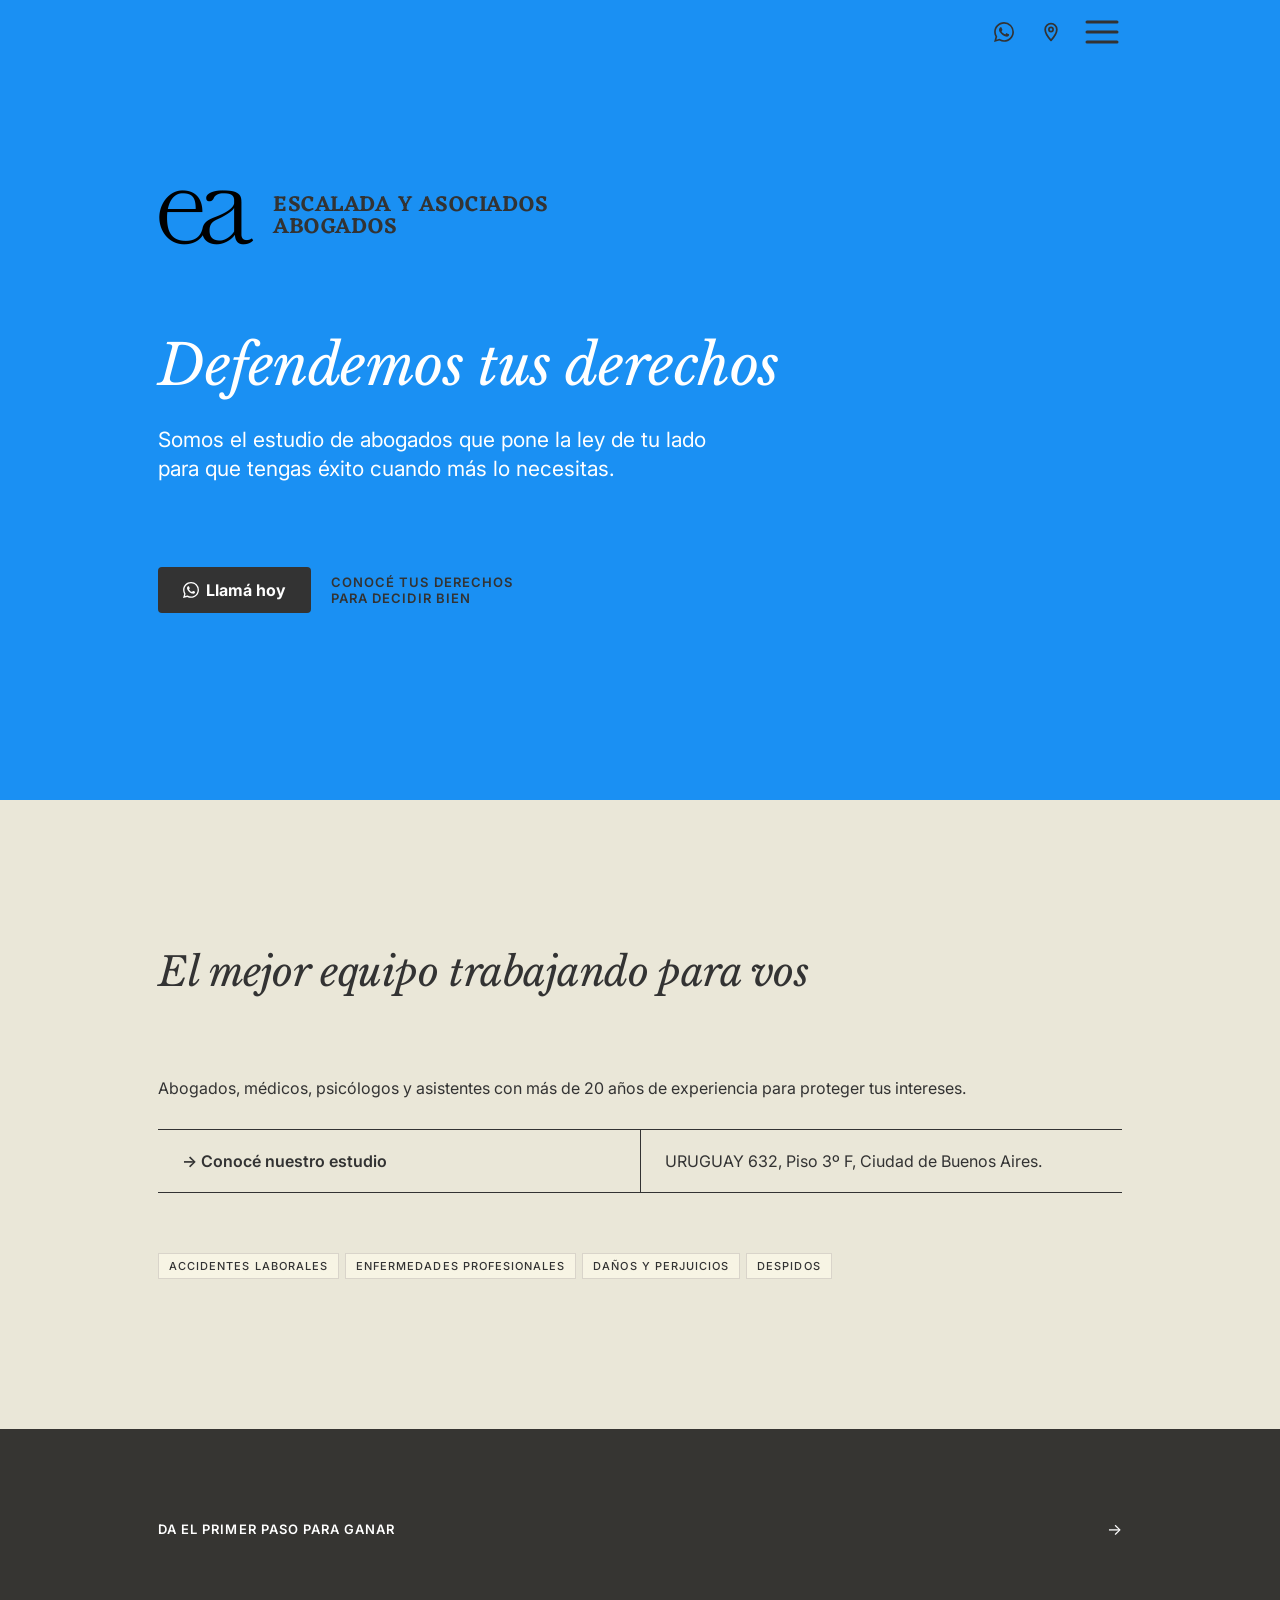
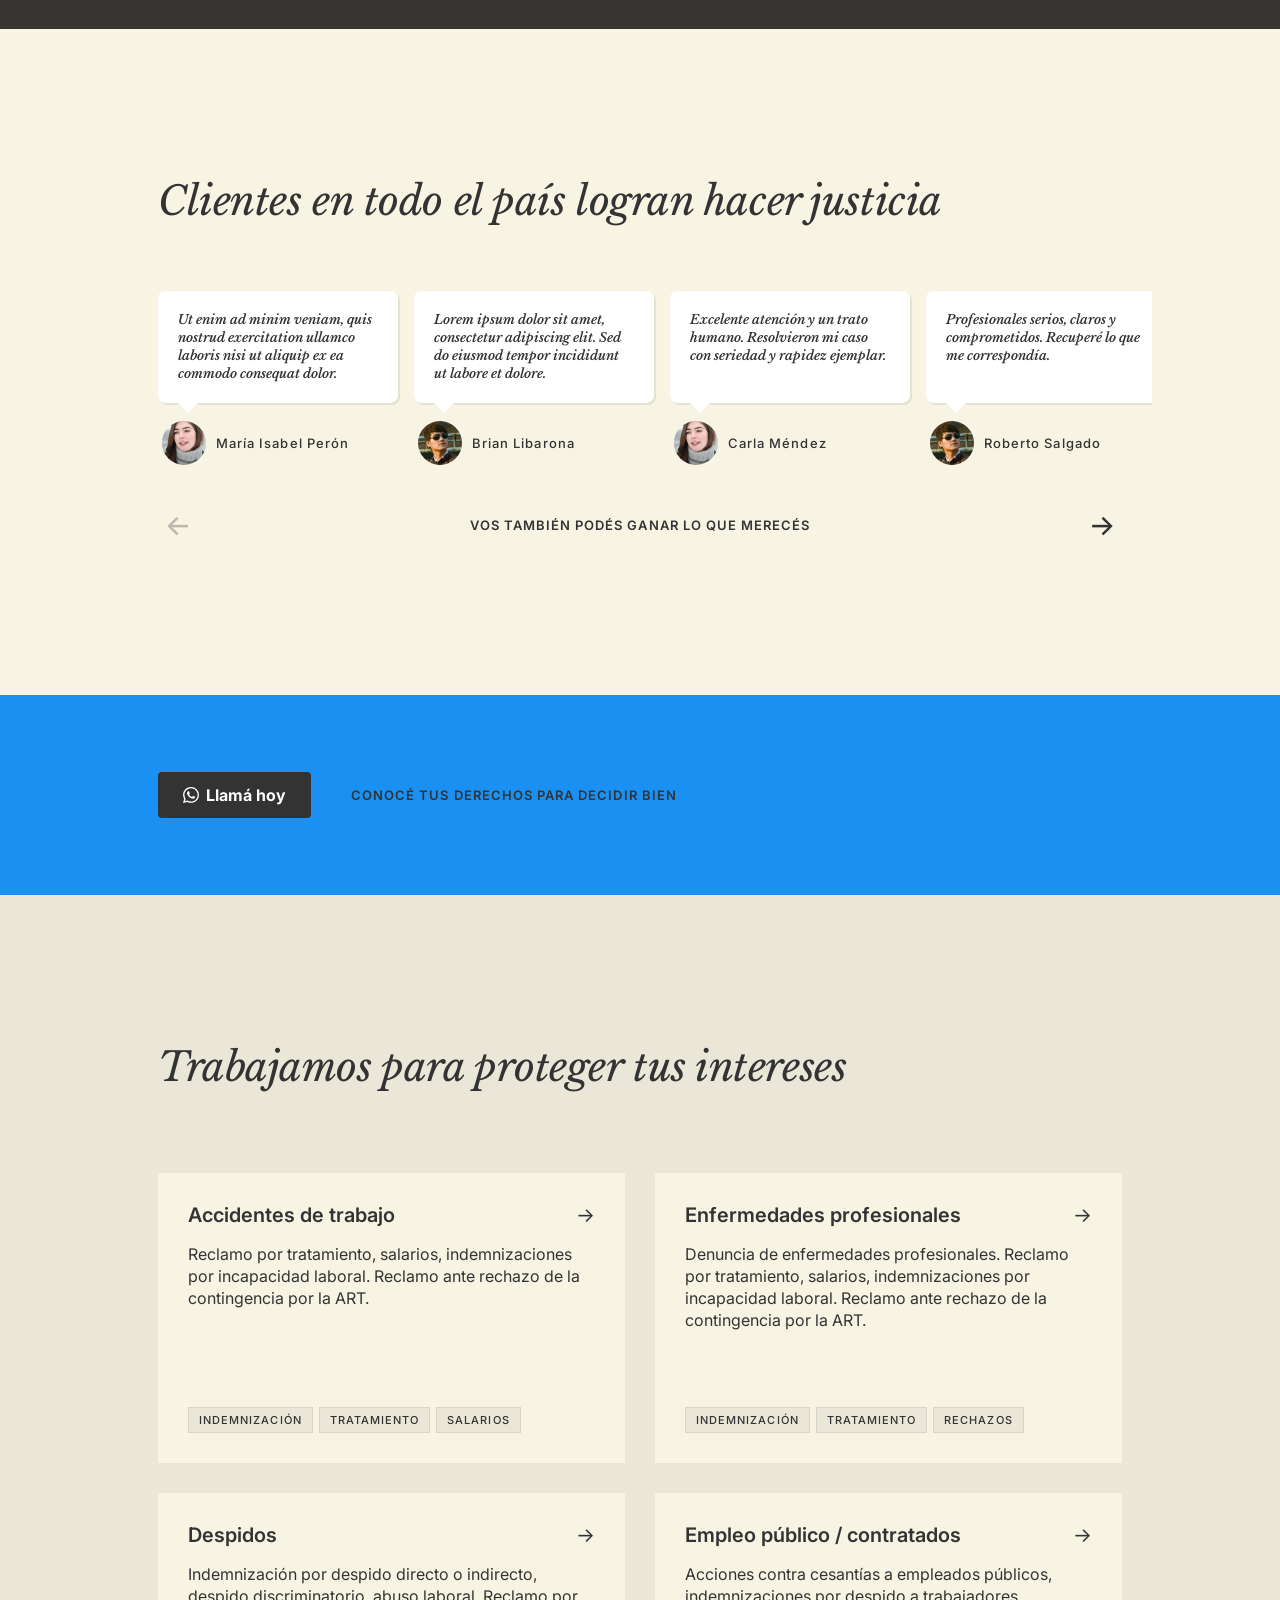
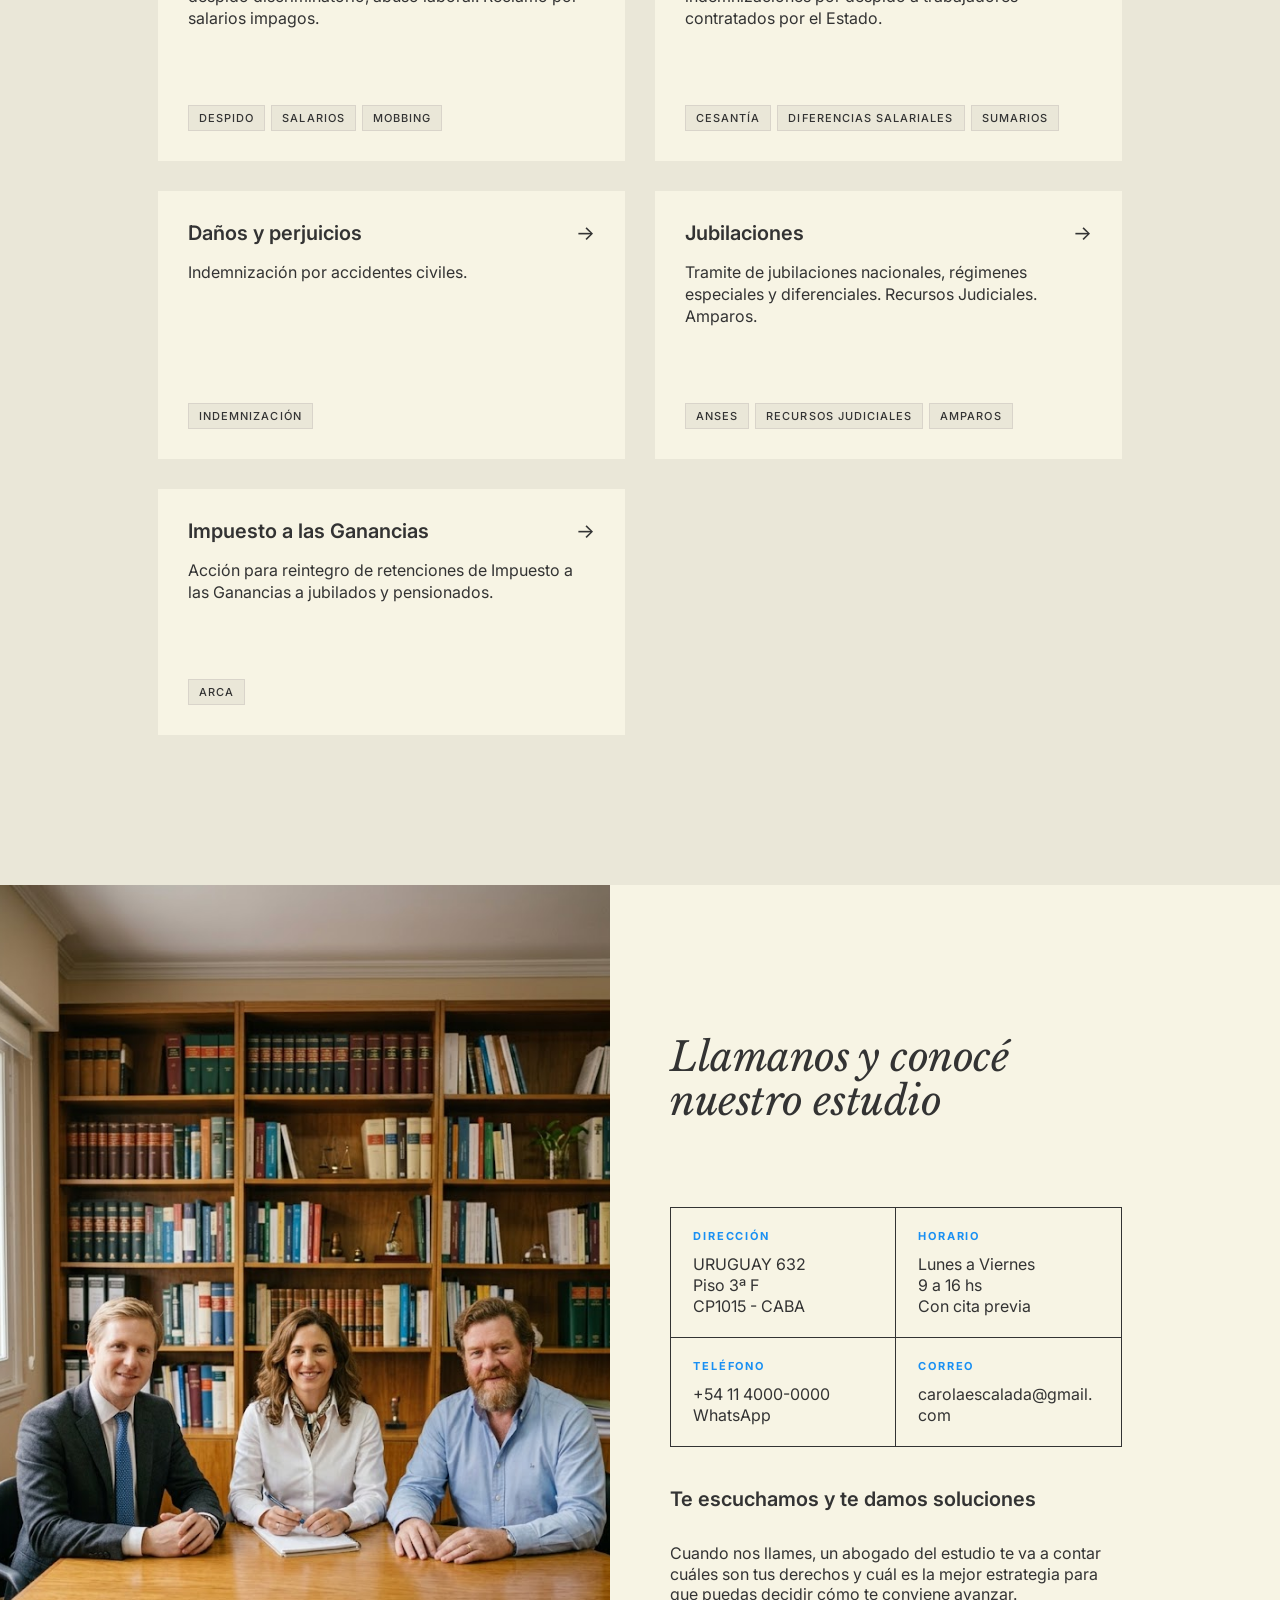
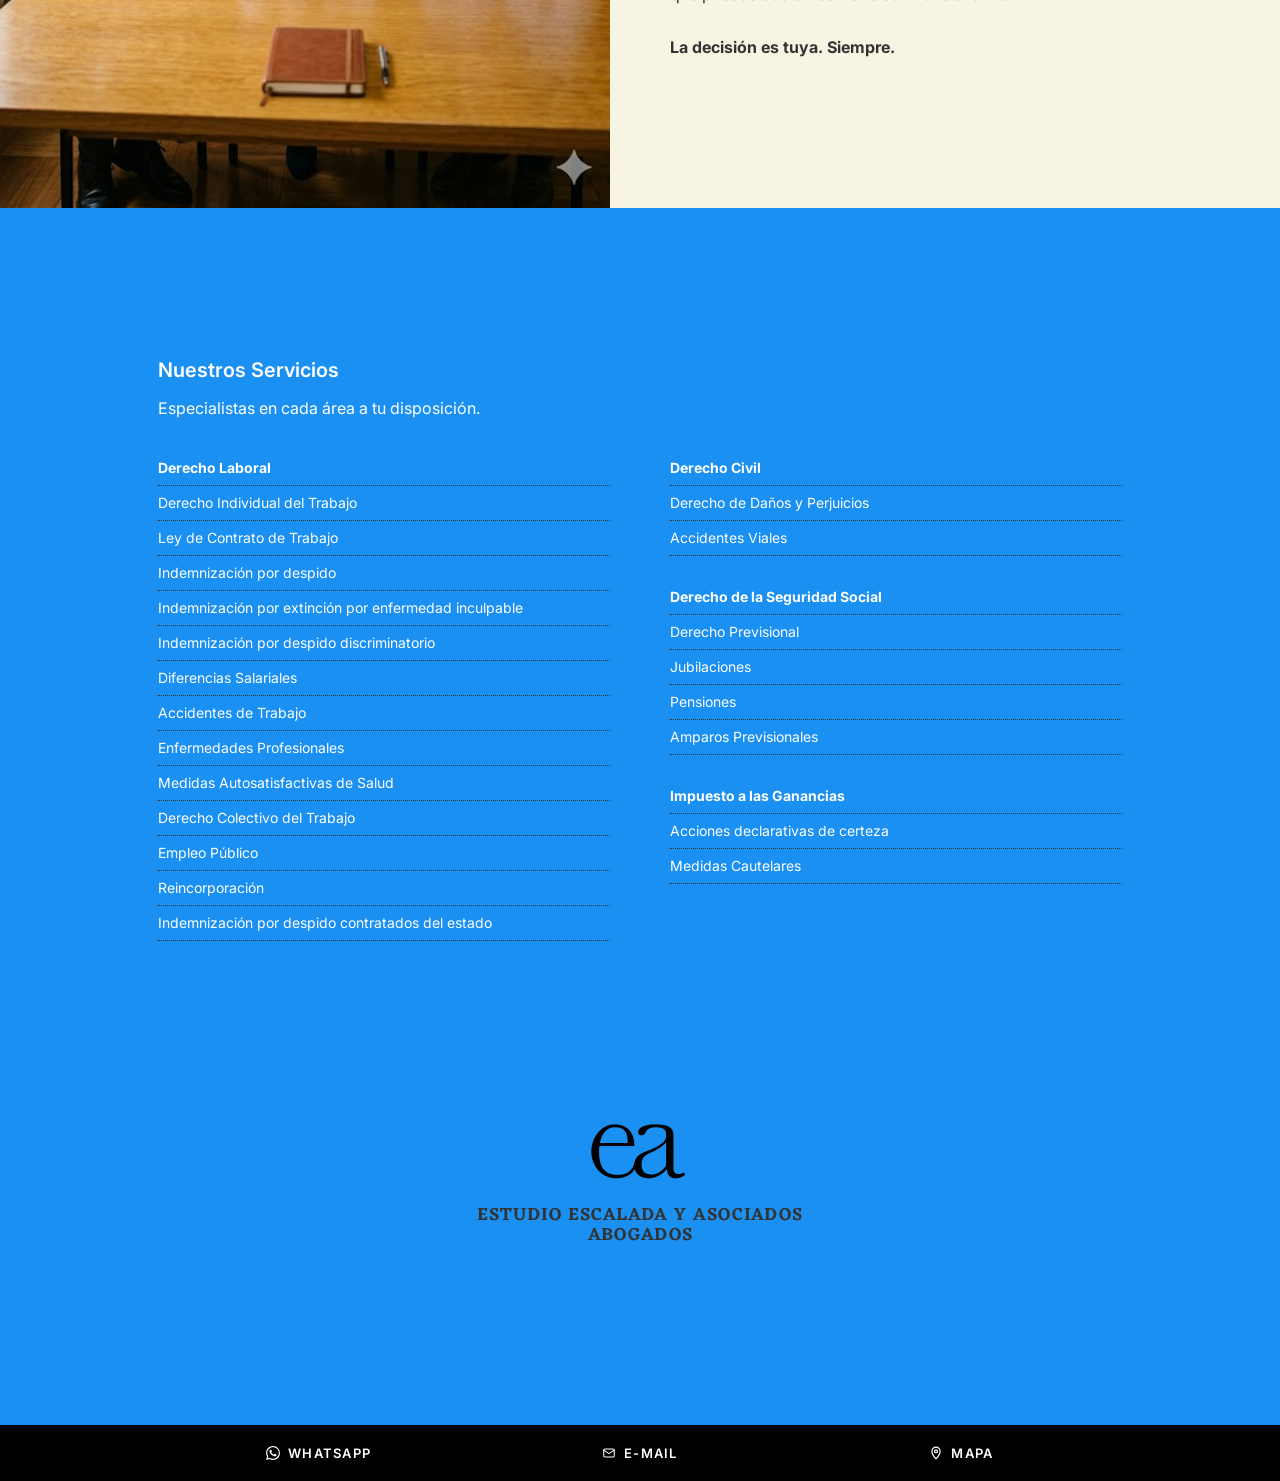
<file: index.html>
<!doctype html>
<html lang="es">
<head>
<meta charset="utf-8" />
<meta name="viewport" content="width=device-width, initial-scale=1, viewport-fit=cover" />
<title>Estudio Escalada y Asociados — Abogados</title>
<link rel="preconnect" href="https://fonts.googleapis.com">
<link rel="preconnect" href="https://fonts.gstatic.com" crossorigin>
<link href="https://fonts.googleapis.com/css2?family=Eczar:wght@600&family=Inter:wght@400;500;600;700&family=Libre+Baskerville:ital@1&display=swap" rel="stylesheet">
<link rel="stylesheet" href="styles.css?v=2">
</head>
<body>

<!-- SVG SPRITE -->
<svg width="0" height="0" aria-hidden="true" class="svg-sprite">
  <defs>
    <symbol id="i-wa" viewBox="0 0 24 24">
      <path fill="currentColor" d="M17.472 14.382c-.297-.149-1.758-.867-2.03-.967-.273-.099-.471-.148-.67.15-.197.297-.767.966-.94 1.164-.173.198-.347.223-.644.075-.297-.15-1.255-.463-2.39-1.475-.883-.788-1.48-1.761-1.653-2.059-.173-.297-.018-.458.13-.606.134-.133.298-.347.446-.52.149-.174.198-.298.298-.497.099-.198.05-.371-.025-.52-.075-.149-.669-1.612-.916-2.207-.242-.579-.487-.5-.669-.51l-.57-.01c-.198 0-.52.074-.792.372-.272.297-1.04 1.016-1.04 2.479 0 1.462 1.065 2.875 1.213 3.074.149.198 2.095 3.2 5.077 4.487.71.306 1.262.489 1.694.625.712.227 1.36.195 1.871.118.571-.085 1.758-.719 2.006-1.413.247-.694.247-1.289.173-1.413-.074-.124-.272-.198-.57-.347zM12.04 21.785h-.004a9.87 9.87 0 0 1-5.031-1.378l-.361-.214-3.741.982 1-3.648-.235-.374a9.86 9.86 0 0 1-1.51-5.26c.001-5.45 4.436-9.884 9.889-9.884 2.64 0 5.122 1.03 6.988 2.898 1.866 1.869 2.893 4.352 2.892 6.992-.003 5.45-4.437 9.886-9.887 9.886zm8.413-18.297A11.815 11.815 0 0 0 12.05 0C5.495 0 .16 5.335.157 11.892c0 2.096.547 4.142 1.588 5.945L.057 24l6.305-1.654a11.882 11.882 0 0 0 5.683 1.448h.005c6.554 0 11.89-5.335 11.893-11.893A11.821 11.821 0 0 0 20.452 3.488"/>
    </symbol>
    <symbol id="i-map" viewBox="0 0 24 24" fill="none" stroke="currentColor" stroke-width="2.1" stroke-linecap="round" stroke-linejoin="round">
      <path d="M12 22s7-7.58 7-13a7 7 0 1 0-14 0c0 5.42 7 13 7 13z"/>
      <circle cx="12" cy="9" r="2.5"/>
    </symbol>
    <symbol id="i-burger" viewBox="0 0 24 24" fill="none" stroke="currentColor" stroke-width="1.8" stroke-linecap="round">
      <line x1="3" y1="6"  x2="21" y2="6"/>
      <line x1="3" y1="12" x2="21" y2="12"/>
      <line x1="3" y1="18" x2="21" y2="18"/>
    </symbol>
    <symbol id="i-close" viewBox="0 0 24 24" fill="none" stroke="currentColor" stroke-width="1.8" stroke-linecap="round">
      <line x1="5" y1="5" x2="19" y2="19"/>
      <line x1="19" y1="5" x2="5" y2="19"/>
    </symbol>
    <symbol id="i-mail" viewBox="0 0 24 24" fill="none" stroke="currentColor" stroke-width="1.8" stroke-linecap="round" stroke-linejoin="round">
      <rect x="3" y="5" width="18" height="14" rx="2"/>
      <path d="M3 7l9 6 9-6"/>
    </symbol>
  </defs>
</svg>

<!-- HEADER -->
<header class="header" id="header">
  <div class="inner">
    <a class="header__logo" href="#top" aria-label="Estudio Escalada y Asociados">
      <img class="header__iso" src="assets/logo-ea.png" alt="ea" />
      <span class="header__wordmark">Escalada
y Asociados</span>
    </a>
    <div class="header__actions">
      <a class="icon-btn icon-btn--tooltip" href="https://wa.me/5491100000000" aria-label="Llamar por WhatsApp">
        <svg aria-hidden="true"><use href="#i-wa"/></svg>
        <span class="icon-tooltip">Llamar a<br>011 000-0000</span>
      </a>
      <a class="icon-btn icon-btn--tooltip" href="https://maps.google.com/?q=Uruguay+632,+Buenos+Aires,+Argentina" target="_blank" rel="noopener" aria-label="Abrir mapa">
        <svg aria-hidden="true"><use href="#i-map"/></svg>
        <span class="icon-tooltip">Abrir mapa</span>
      </a>
      <button class="icon-btn burger" id="burger" aria-label="Abrir menú" aria-controls="menu" aria-expanded="false">
        <svg aria-hidden="true"><use href="#i-burger"/></svg>
      </button>
    </div>
  </div>
</header>

<!-- MENU OVERLAY -->
<nav class="menu" id="menu" aria-hidden="true">
  <div class="menu__top">
    <button class="menu__close" id="menu-close" aria-label="Cerrar menú">
      <svg aria-hidden="true"><use href="#i-close"/></svg>
    </button>
  </div>
  <div class="menu__nav">
    <a class="menu__item t-titulo-m" href="#hero" data-menu-link>Inicio</a>
    <a class="menu__item t-titulo-m" href="#intro" data-menu-link>Estudio</a>
    <a class="menu__item t-titulo-m" href="#testimonios" data-menu-link>Testimonios</a>
    <a class="menu__item t-titulo-m" href="#practicas" data-menu-link>Áreas</a>
    <a class="menu__item t-titulo-m" href="#contacto" data-menu-link>Contacto</a>
  </div>
</nav>

<main class="page" id="top">

  <!-- HERO -->
  <section class="section hero" id="hero">
    <div class="inner">
      <div class="logo">
        <img class="logo__iso" src="assets/logo-ea.png" alt="ea" />
        <span class="logo__texto logo__texto--sm">Escalada
y Asociados</span>
        <span class="logo__texto logo__texto--lg" aria-hidden="true">Escalada y Asociados
Abogados</span>
      </div>
      <h1 class="hero__heading t-display-l">Defendemos tus derechos</h1>
      <p class="hero__lede t-texto-l">Somos el estudio de abogados que pone la ley de tu lado
para que tengas éxito cuando más lo necesitas.</p>
      <div class="hero__cta">
        <a class="btn btn-informese" href="https://wa.me/5491100000000" target="_blank" rel="noopener">
          <svg class="btn-icon" aria-hidden="true"><use href="#i-wa"/></svg>Llamá hoy
        </a>
        <span class="btn--ghost t-small">Conocé tus derechos
para decidir bien</span>
      </div>
    </div>
  </section>

  <!-- INTRO -->
  <section class="section intro" id="intro">
    <div class="inner">
      <h2 class="intro__heading t-display-m">El mejor equipo trabajando para vos</h2>
      <p class="intro__text t-texto-l">Abogados, médicos, psicólogos y asistentes con más de 20 años de experiencia para proteger tus intereses.</p>
      <div class="intro__link-row">
        <a class="intro__link" href="#contacto">→ Conocé nuestro estudio</a>
        <p class="intro__direccion t-texto-s">URUGUAY 632, Piso 3º F, Ciudad de Buenos Aires.</p>
      </div>
      <div class="tags">
        <span class="tag">Accidentes Laborales</span>
        <span class="tag">Enfermedades Profesionales</span>
        <span class="tag">Daños y Perjuicios</span>
        <span class="tag">Despidos</span>
      </div>
    </div>
  </section>

  <!-- BANNER CTA -->
  <a class="banner-cta" href="#contacto">
    <div class="inner">
      <span class="t-small">Da el primer paso para ganar</span>
      <span class="banner-cta__arrow">→</span>
    </div>
  </a>

  <!-- TESTIMONIOS -->
  <section class="section testimonios" id="testimonios">
    <div class="inner">
      <h2 class="testimonios__heading t-display-m">Clientes en todo el país logran hacer justicia</h2>
      <div class="testimonios__scroll" id="testimonios-scroll" data-testimonios></div>
      <div class="testimonios__nav">
        <button class="arrow-btn" id="t-prev" aria-label="Anterior">←</button>
        <span class="testimonios__nav-text">VOS TAMBIÉN PODÉS GANAR
LO QUE MERECÉS</span>
        <button class="arrow-btn" id="t-next" aria-label="Siguiente">→</button>
      </div>
    </div>
  </section>

  <!-- CTA AZUL -->
  <div class="cta-azul">
    <div class="inner">
      <a class="btn btn-informese" href="https://wa.me/5491100000000" target="_blank" rel="noopener">
        <svg class="btn-icon" aria-hidden="true"><use href="#i-wa"/></svg>Llamá hoy
      </a>
      <span class="cta-azul__texto t-small">Conocé tus derechos
para decidir bien</span>
    </div>
  </div>

  <!-- PRACTICAS -->
  <section class="section practicas" id="practicas">
    <div class="inner">
      <h2 class="practicas__heading t-display-m">Trabajamos para proteger tus intereses</h2>
      <div class="practicas__areas">
        <article class="area">
          <h3 class="area__title t-titulo-m">Accidentes de trabajo <span class="arrow">→</span></h3>
          <p class="area__text t-texto-m">Reclamo por tratamiento, salarios, indemnizaciones por incapacidad laboral. Reclamo ante rechazo de la contingencia por la ART.</p>
          <div class="tags">
            <span class="tag">Indemnización</span>
            <span class="tag">Tratamiento</span>
            <span class="tag">Salarios</span>
          </div>
        </article>
        <article class="area">
          <h3 class="area__title t-titulo-m">Enfermedades profesionales <span class="arrow">→</span></h3>
          <p class="area__text t-texto-m">Denuncia de enfermedades profesionales. Reclamo por tratamiento, salarios, indemnizaciones por incapacidad laboral. Reclamo ante rechazo de la contingencia por la ART.</p>
          <div class="tags">
            <span class="tag">Indemnización</span>
            <span class="tag">Tratamiento</span>
            <span class="tag">Rechazos</span>
          </div>
        </article>
        <article class="area">
          <h3 class="area__title t-titulo-m">Despidos <span class="arrow">→</span></h3>
          <p class="area__text t-texto-m">Indemnización por despido directo o indirecto, despido discriminatorio, abuso laboral. Reclamo por salarios impagos.</p>
          <div class="tags">
            <span class="tag">Despido</span>
            <span class="tag">Salarios</span>
            <span class="tag">Mobbing</span>
          </div>
        </article>
        <article class="area">
          <h3 class="area__title t-titulo-m">Empleo público / contratados <span class="arrow">→</span></h3>
          <p class="area__text t-texto-m">Acciones contra cesantías a empleados públicos, indemnizaciones por despido a trabajadores contratados por el Estado.</p>
          <div class="tags">
            <span class="tag">Cesantía</span>
            <span class="tag">Diferencias Salariales</span>
            <span class="tag">Sumarios</span>
          </div>
        </article>
        <article class="area">
          <h3 class="area__title t-titulo-m">Daños y perjuicios <span class="arrow">→</span></h3>
          <p class="area__text t-texto-m">Indemnización por accidentes civiles.</p>
          <div class="tags">
            <span class="tag">Indemnización</span>
          </div>
        </article>
        <article class="area">
          <h3 class="area__title t-titulo-m">Jubilaciones <span class="arrow">→</span></h3>
          <p class="area__text t-texto-m">Tramite de jubilaciones nacionales, régimenes especiales y diferenciales. Recursos Judiciales. Amparos.</p>
          <div class="tags">
            <span class="tag">ANSES</span>
            <span class="tag">Recursos judiciales</span>
            <span class="tag">Amparos</span>
          </div>
        </article>
        <article class="area">
          <h3 class="area__title t-titulo-m">Impuesto a las Ganancias <span class="arrow">→</span></h3>
          <p class="area__text t-texto-m">Acción para reintegro de retenciones de Impuesto a las Ganancias a jubilados y pensionados.</p>
          <div class="tags">
            <span class="tag">ARCA</span>
          </div>
        </article>
      </div>
    </div>
  </section>

  <!-- CONTACTO -->
  <section class="section contacto" id="contacto">
    <div class="foto-contacto" aria-hidden="true">
      <img src="assets/foto-estudio.jpg" alt="" loading="lazy" />
    </div>
    <div class="foto-contacto--inline" aria-hidden="true">
      <img src="assets/foto-estudio.jpg" alt="" loading="lazy" />
    </div>
    <div class="inner">
      <h2 class="contacto__heading t-display-m">Llamanos y conocé nuestro estudio</h2>
      <div class="contacto__grid">
        <div class="contacto__cell">
          <span class="contacto__label">Dirección</span>
          <span class="contacto__value">URUGUAY 632
Piso 3ª F
CP1015 - CABA</span>
        </div>
        <div class="contacto__cell">
          <span class="contacto__label">Horario</span>
          <span class="contacto__value">Lunes a Viernes
9 a 16 hs
Con cita previa</span>
        </div>
        <div class="contacto__cell">
          <span class="contacto__label">Teléfono</span>
          <span class="contacto__value">+54 11 4000-0000
WhatsApp</span>
        </div>
        <div class="contacto__cell">
          <span class="contacto__label">Correo</span>
          <span class="contacto__value" id="contacto-email">[se carga con JS]</span>
        </div>
      </div>
      <h3 class="contacto__title t-titulo-m">Te escuchamos y te damos soluciones</h3>
      <p class="contacto__bajada t-texto-l">Cuando nos llames, un abogado del estudio te va a contar cuáles son tus derechos y cuál es la mejor estrategia para que puedas decidir cómo te conviene avanzar.</p>
      <p class="contacto__bajada t-texto-l"><strong>La decisión es tuya. Siempre.</strong></p>
    </div>
  </section>

  <!-- SERVICIOS -->
  <section class="section servicios" id="servicios">
    <div class="inner">
      <h3 class="servicios__title t-titulo-m">Nuestros Servicios</h3>
      <p class="servicios__lede t-texto-l">Especialistas en cada área a tu disposición.</p>
      <ul class="servicios__list">
        <li class="servicios__col">
          <ul class="servicios__col-list">
            <li class="servicios__item servicios__item--cat">Derecho Laboral</li>
            <li class="servicios__item">Derecho Individual del Trabajo</li>
            <li class="servicios__item">Ley de Contrato de Trabajo</li>
            <li class="servicios__item">Indemnización por despido</li>
            <li class="servicios__item">Indemnización por extinción por enfermedad inculpable</li>
            <li class="servicios__item">Indemnización por despido discriminatorio</li>
            <li class="servicios__item">Diferencias Salariales</li>
            <li class="servicios__item">Accidentes de Trabajo</li>
            <li class="servicios__item">Enfermedades Profesionales</li>
            <li class="servicios__item">Medidas Autosatisfactivas de Salud</li>
            <li class="servicios__item">Derecho Colectivo del Trabajo</li>
            <li class="servicios__item">Empleo Público</li>
            <li class="servicios__item">Reincorporación</li>
            <li class="servicios__item">Indemnización por despido contratados del estado</li>
          </ul>
        </li>
        <li class="servicios__col">
          <ul class="servicios__col-list">
            <li class="servicios__item servicios__item--cat">Derecho Civil</li>
            <li class="servicios__item">Derecho de Daños y Perjuicios</li>
            <li class="servicios__item">Accidentes Viales</li>
            <li class="servicios__item servicios__item--cat">Derecho de la Seguridad Social</li>
            <li class="servicios__item">Derecho Previsional</li>
            <li class="servicios__item">Jubilaciones</li>
            <li class="servicios__item">Pensiones</li>
            <li class="servicios__item">Amparos Previsionales</li>
            <li class="servicios__item servicios__item--cat">Impuesto a las Ganancias</li>
            <li class="servicios__item">Acciones declarativas de certeza</li>
            <li class="servicios__item">Medidas Cautelares</li>
          </ul>
        </li>
      </ul>
    </div>
  </section>

  <!-- LOGO SECTION -->
  <section class="logo-section" id="logo">
    <div class="inner">
      <img class="logo-section__iso" src="assets/logo-ea.png" alt="ea" />
      <span class="logo-section__texto">Estudio Escalada y Asociados
Abogados</span>
    </div>
  </section>

  <!-- FOOTER -->
  <footer class="footer" id="footer">
    <div class="inner">
      <a class="footer__btn icon-btn--tooltip tip-up" href="https://wa.me/5491100000000" target="_blank" rel="noopener" aria-label="Abrir WhatsApp">
        <svg aria-hidden="true"><use href="#i-wa"/></svg>
        <span>WhatsApp</span>
        <span class="icon-tooltip icon-tooltip--up">Llamar a<br>011 000-0000</span>
      </a>
      <button class="footer__btn icon-btn--tooltip tip-up" id="footer-email-btn" aria-label="Copiar email">
        <svg aria-hidden="true"><use href="#i-mail"/></svg>
        <span>E-Mail</span>
        <span class="icon-tooltip icon-tooltip--up" id="footer-email-tooltip">Copiar:<br>carolaescalada@gmail.com</span>
      </button>
      <a class="footer__btn icon-btn--tooltip tip-up" href="https://maps.google.com/?q=Uruguay+632,+Buenos+Aires,+Argentina" target="_blank" rel="noopener" aria-label="Abrir mapa">
        <svg aria-hidden="true"><use href="#i-map"/></svg>
        <span>Mapa</span>
        <span class="icon-tooltip icon-tooltip--up">Abrir mapa</span>
      </a>
    </div>
  </footer>

</main>

<script src="main.js?v=2"></script>
</body>
<!-- fin -->
</html>
</file>
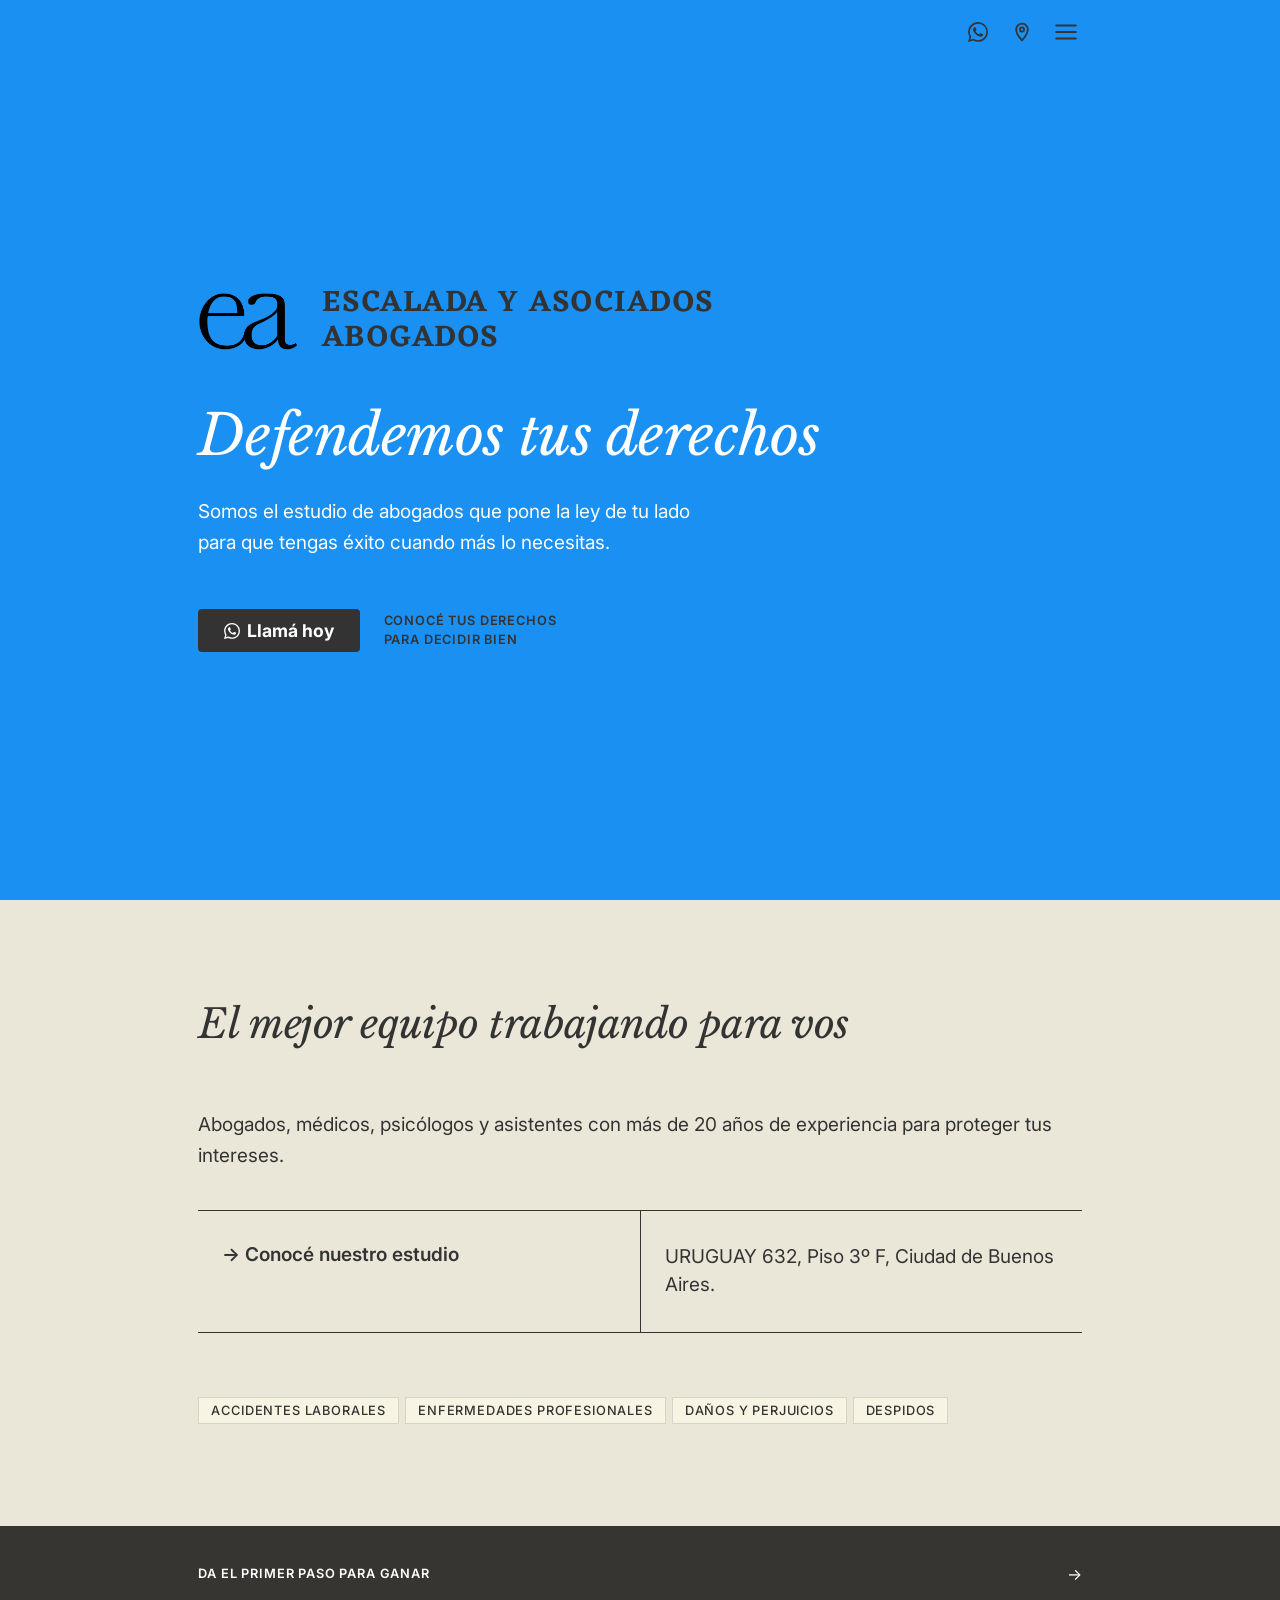
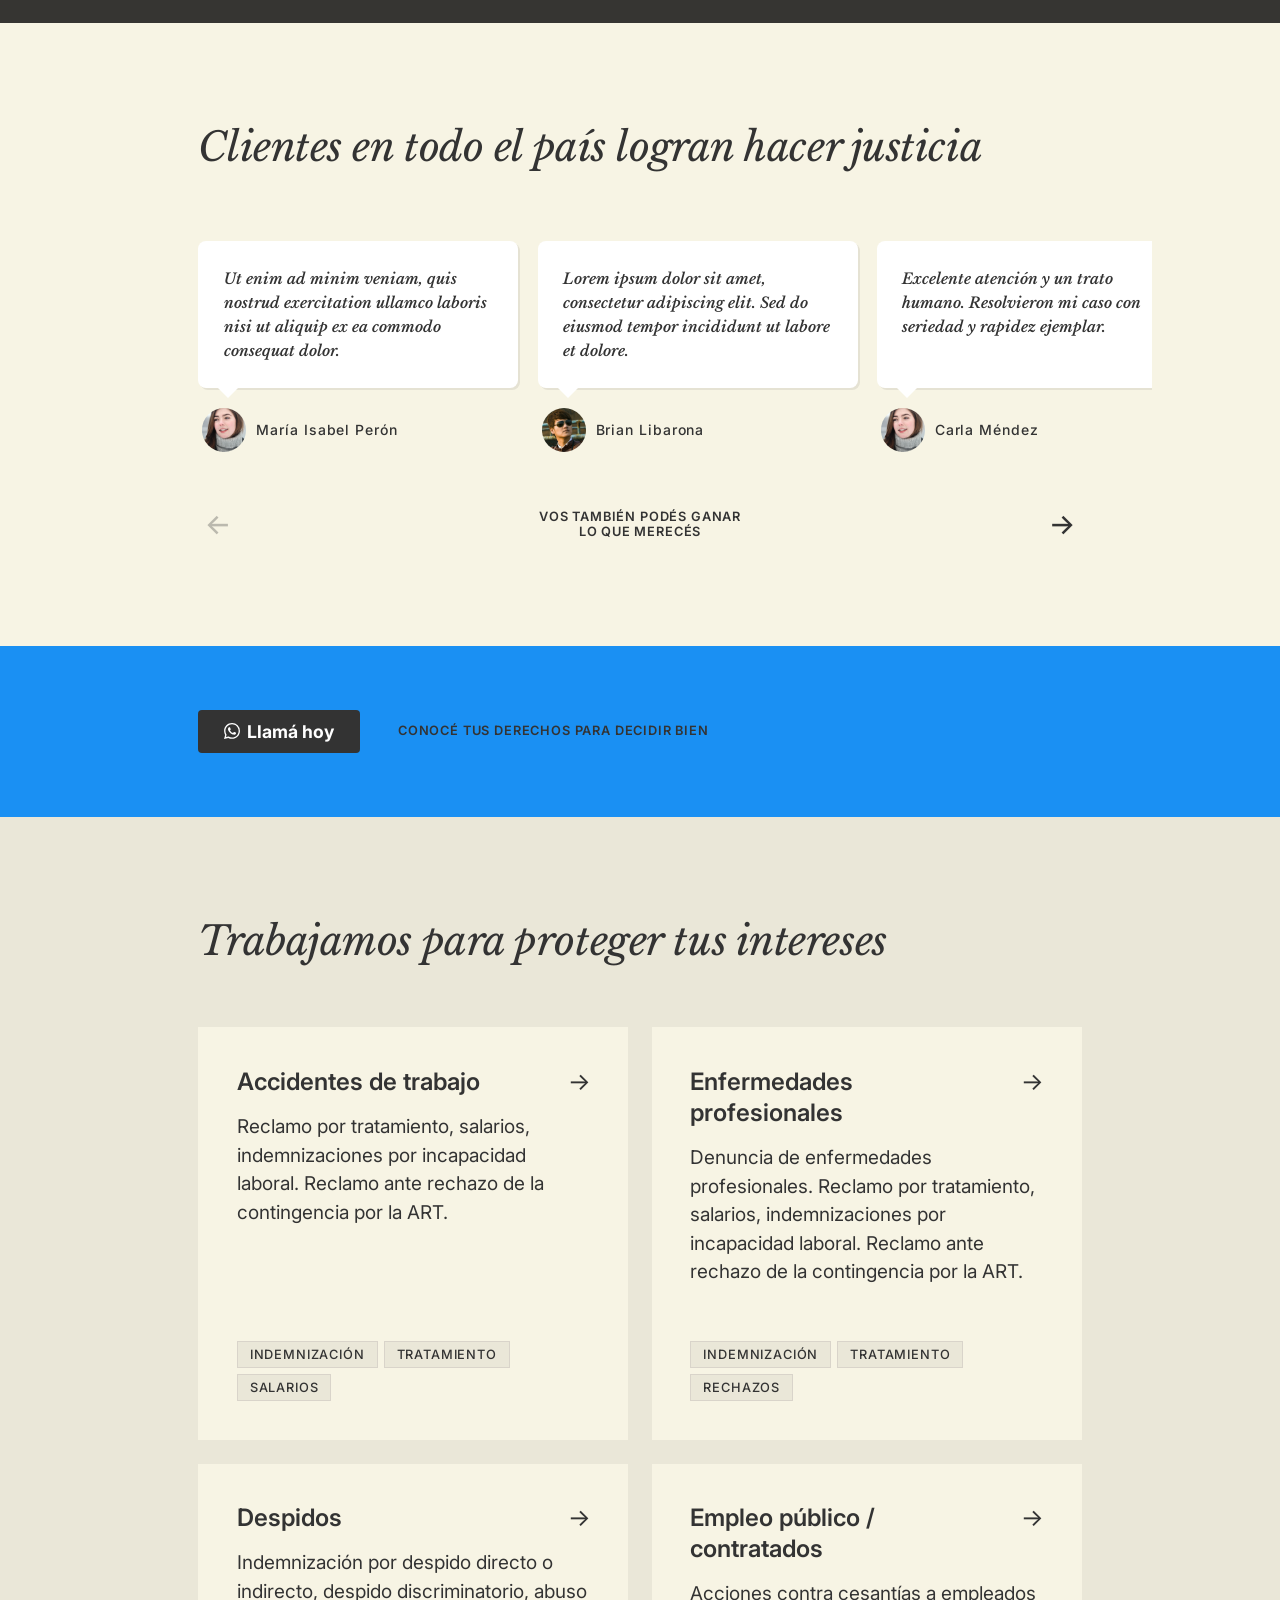
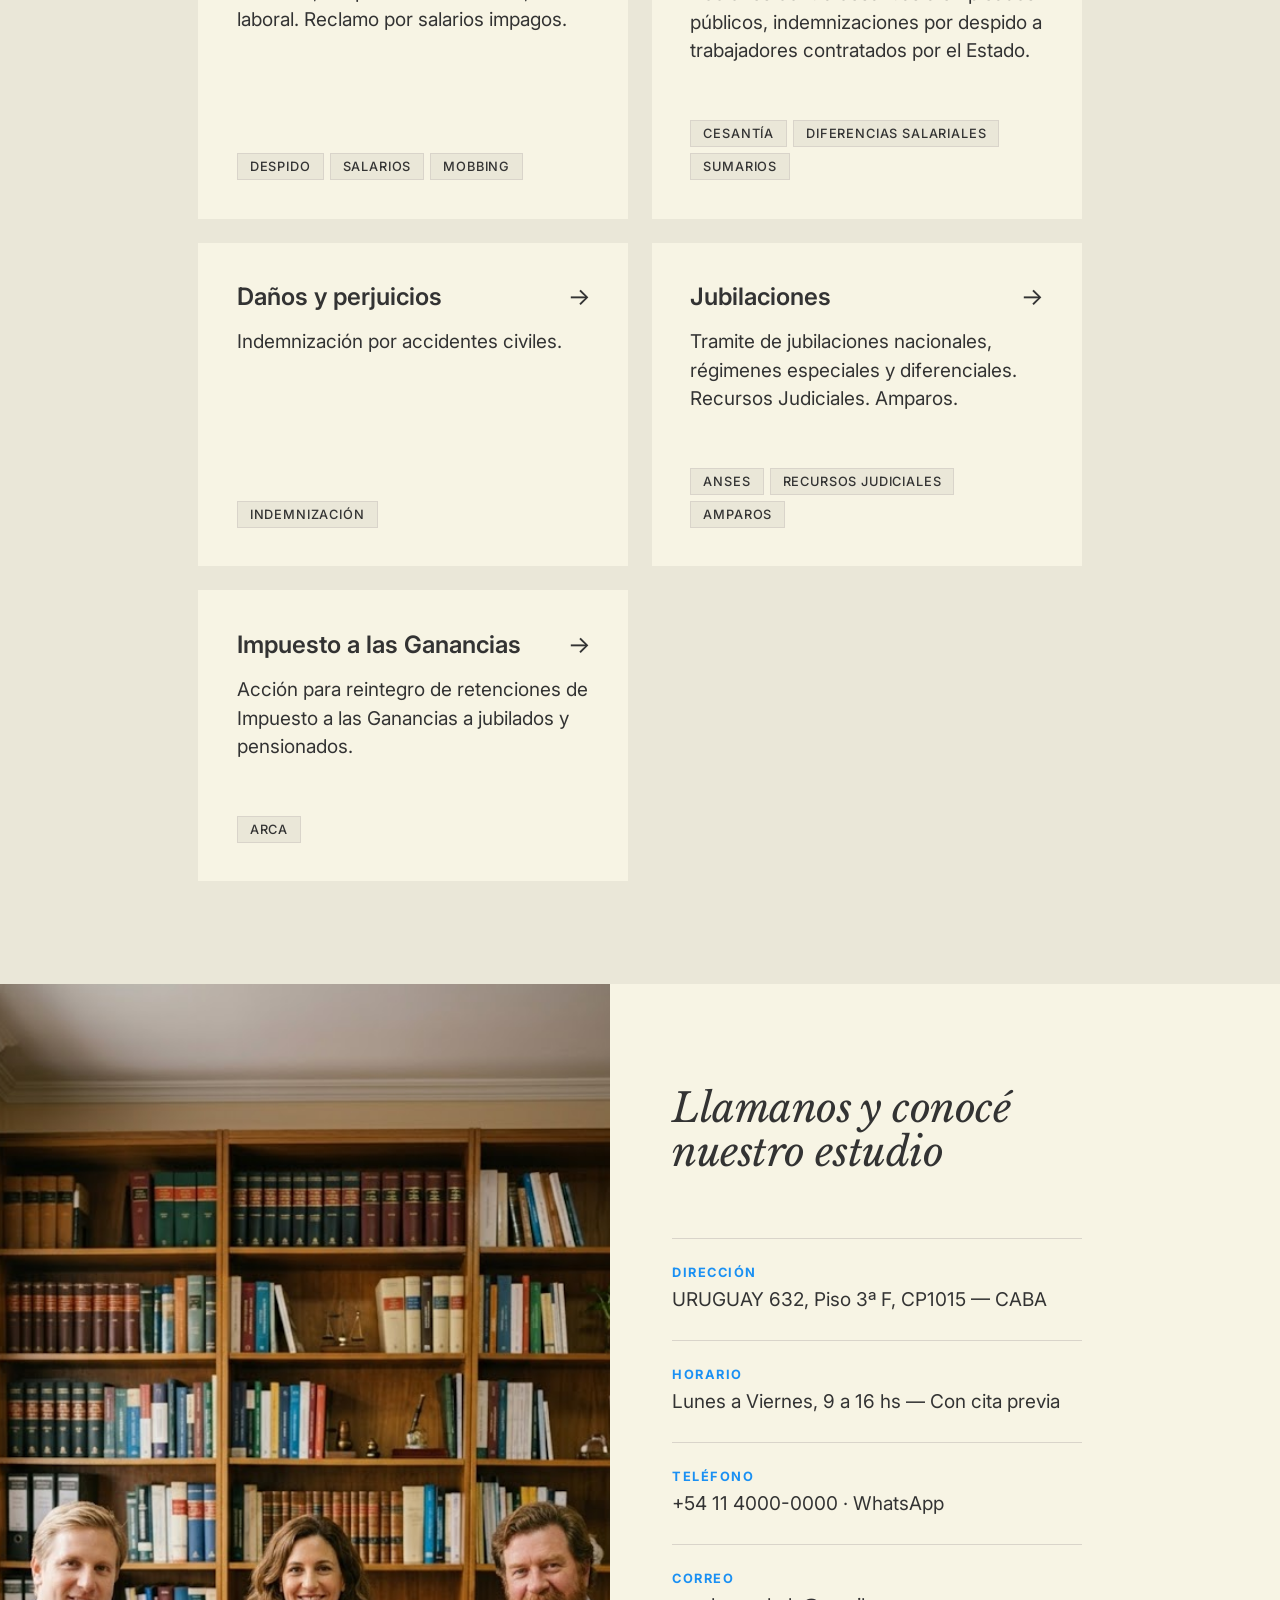
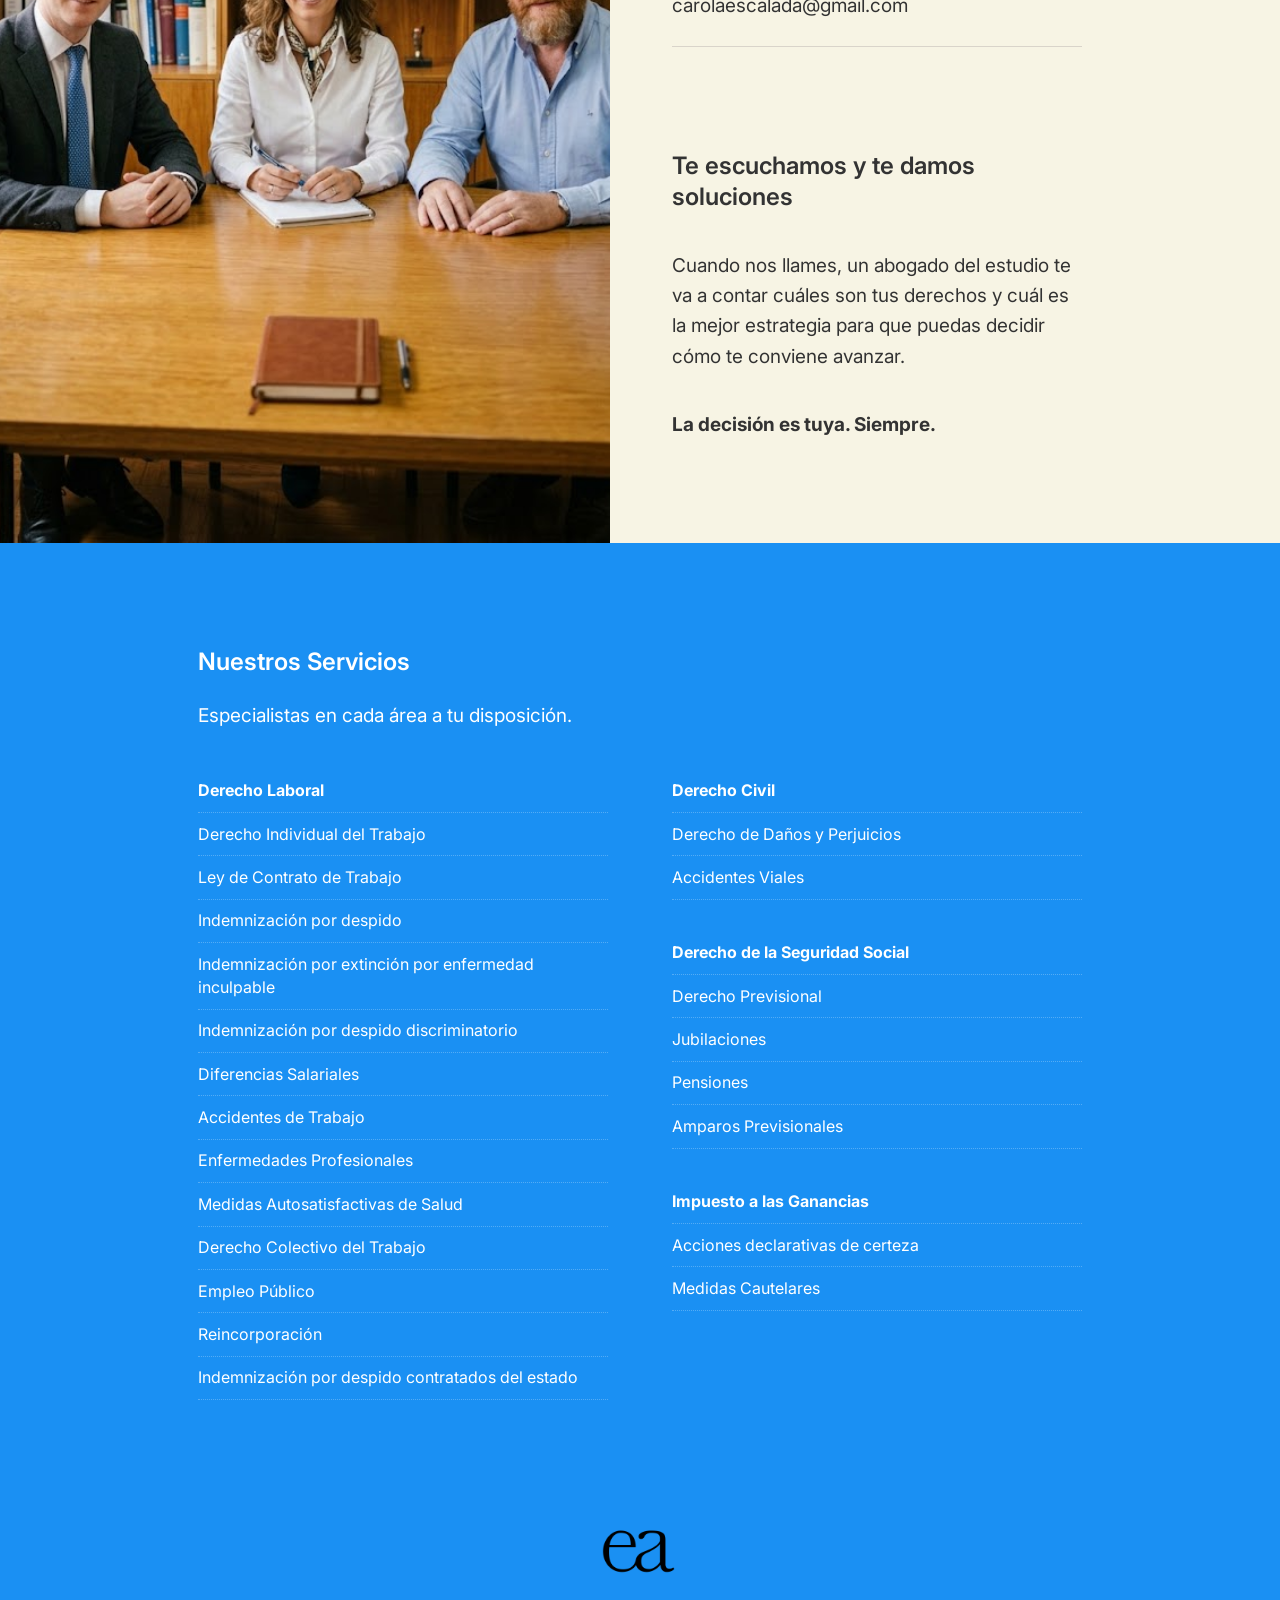
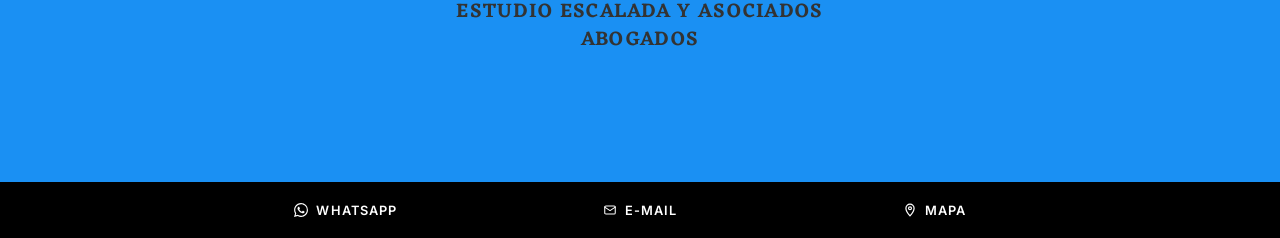
<file: 1/index.html>
<!doctype html>
<html lang="es">
<head>
<meta charset="utf-8" />
<meta name="viewport" content="width=device-width, initial-scale=1, viewport-fit=cover" />
<title>Estudio Escalada y Asociados — Abogados</title>
<link rel="preconnect" href="https://fonts.googleapis.com">
<link rel="preconnect" href="https://fonts.gstatic.com" crossorigin>
<link href="https://fonts.googleapis.com/css2?family=Eczar:wght@600&family=Inter:wght@400;500;600;700&family=Libre+Baskerville:ital@1&display=swap" rel="stylesheet">
<link rel="stylesheet" href="styles.css">
</head>
<body>

<!-- SVG SPRITE -->
<svg width="0" height="0" aria-hidden="true" class="svg-sprite">
  <defs>
    <symbol id="i-wa" viewBox="0 0 24 24">
      <path fill="currentColor" d="M17.472 14.382c-.297-.149-1.758-.867-2.03-.967-.273-.099-.471-.148-.67.15-.197.297-.767.966-.94 1.164-.173.198-.347.223-.644.075-.297-.15-1.255-.463-2.39-1.475-.883-.788-1.48-1.761-1.653-2.059-.173-.297-.018-.458.13-.606.134-.133.298-.347.446-.52.149-.174.198-.298.298-.497.099-.198.05-.371-.025-.52-.075-.149-.669-1.612-.916-2.207-.242-.579-.487-.5-.669-.51l-.57-.01c-.198 0-.52.074-.792.372-.272.297-1.04 1.016-1.04 2.479 0 1.462 1.065 2.875 1.213 3.074.149.198 2.095 3.2 5.077 4.487.71.306 1.262.489 1.694.625.712.227 1.36.195 1.871.118.571-.085 1.758-.719 2.006-1.413.247-.694.247-1.289.173-1.413-.074-.124-.272-.198-.57-.347zM12.04 21.785h-.004a9.87 9.87 0 0 1-5.031-1.378l-.361-.214-3.741.982 1-3.648-.235-.374a9.86 9.86 0 0 1-1.51-5.26c.001-5.45 4.436-9.884 9.889-9.884 2.64 0 5.122 1.03 6.988 2.898 1.866 1.869 2.893 4.352 2.892 6.992-.003 5.45-4.437 9.886-9.887 9.886zm8.413-18.297A11.815 11.815 0 0 0 12.05 0C5.495 0 .16 5.335.157 11.892c0 2.096.547 4.142 1.588 5.945L.057 24l6.305-1.654a11.882 11.882 0 0 0 5.683 1.448h.005c6.554 0 11.89-5.335 11.893-11.893A11.821 11.821 0 0 0 20.452 3.488"/>
    </symbol>
    <symbol id="i-map" viewBox="0 0 24 24" fill="none" stroke="currentColor" stroke-width="2.1" stroke-linecap="round" stroke-linejoin="round">
      <path d="M12 22s7-7.58 7-13a7 7 0 1 0-14 0c0 5.42 7 13 7 13z"/>
      <circle cx="12" cy="9" r="2.5"/>
    </symbol>
    <symbol id="i-burger" viewBox="0 0 24 24" fill="none" stroke="currentColor" stroke-width="1.8" stroke-linecap="round">
      <line x1="3" y1="6"  x2="21" y2="6"/>
      <line x1="3" y1="12" x2="21" y2="12"/>
      <line x1="3" y1="18" x2="21" y2="18"/>
    </symbol>
    <symbol id="i-close" viewBox="0 0 24 24" fill="none" stroke="currentColor" stroke-width="1.8" stroke-linecap="round">
      <line x1="5" y1="5" x2="19" y2="19"/>
      <line x1="19" y1="5" x2="5" y2="19"/>
    </symbol>
    <symbol id="i-mail" viewBox="0 0 24 24" fill="none" stroke="currentColor" stroke-width="1.8" stroke-linecap="round" stroke-linejoin="round">
      <rect x="3" y="5" width="18" height="14" rx="2"/>
      <path d="M3 7l9 6 9-6"/>
    </symbol>
  </defs>
</svg>

<!-- HEADER -->
<header class="header" id="header">
  <div class="inner">
    <a class="header__logo" href="#top" aria-label="Estudio Escalada y Asociados">
      <img class="header__iso" src="../assets/logo-ea.png" alt="ea" />
      <span class="header__wordmark">Escalada
y Asociados</span>
    </a>
    <div class="header__actions">
      <a class="icon-btn icon-btn--tooltip" href="https://wa.me/5491100000000" aria-label="Llamar por WhatsApp">
        <svg aria-hidden="true"><use href="#i-wa"/></svg>
        <span class="icon-tooltip">Llamar a<br>011 000-0000</span>
      </a>
      <a class="icon-btn icon-btn--tooltip" href="https://maps.google.com/?q=Uruguay+632,+Buenos+Aires,+Argentina" target="_blank" rel="noopener" aria-label="Abrir mapa">
        <svg aria-hidden="true"><use href="#i-map"/></svg>
        <span class="icon-tooltip">Abrir mapa</span>
      </a>
      <button class="icon-btn burger" id="burger" aria-label="Abrir menú" aria-controls="menu" aria-expanded="false">
        <svg aria-hidden="true"><use href="#i-burger"/></svg>
      </button>
    </div>
  </div>
</header>

<!-- MENU OVERLAY -->
<nav class="menu" id="menu" aria-hidden="true">
  <div class="menu__top">
    <button class="menu__close" id="menu-close" aria-label="Cerrar menú">
      <svg aria-hidden="true"><use href="#i-close"/></svg>
    </button>
  </div>
  <div class="menu__nav">
    <a class="menu__item" href="#hero"        data-menu-link>Inicio</a>
    <a class="menu__item" href="#intro"       data-menu-link>Estudio</a>
    <a class="menu__item" href="#testimonios" data-menu-link>Testimonios</a>
    <a class="menu__item" href="#practicas"   data-menu-link>Áreas</a>
    <a class="menu__item" href="#contacto"    data-menu-link>Contacto</a>
  </div>
</nav>

<main class="page" id="top">

  <!-- HERO -->
  <section class="section hero" id="hero">
    <div class="inner">
      <div class="logo">
        <img class="logo__iso" src="../assets/logo-ea.png" alt="ea" />
        <span class="logo__texto logo__texto--sm">Escalada
y Asociados</span>
        <span class="logo__texto logo__texto--lg" aria-hidden="true">Escalada y Asociados
Abogados</span>
      </div>
      <h1 class="hero__heading t-display-l">Defendemos tus derechos</h1>
      <p class="hero__lede t-texto-l">Somos el estudio de abogados que pone la ley de tu lado
para que tengas éxito cuando más lo necesitas.</p>
      <div class="hero__cta">
        <a class="btn btn-informese" href="https://wa.me/5491100000000" target="_blank" rel="noopener">
          <svg class="btn-icon" aria-hidden="true"><use href="#i-wa"/></svg>Llamá hoy
        </a>
        <span class="btn--ghost t-small">Conocé tus derechos
para decidir bien</span>
      </div>
    </div>
  </section>

  <!-- INTRO -->
  <section class="section intro" id="intro">
    <div class="inner">
      <h2 class="intro__heading t-display-m">El mejor equipo trabajando para vos</h2>
      <p class="intro__text t-texto-l">Abogados, médicos, psicólogos y asistentes con más de 20 años de experiencia para proteger tus intereses.</p>
      <div class="intro__link-row">
        <a class="intro__link" href="#contacto">→ Conocé nuestro estudio</a>
        <p class="intro__direccion t-texto-s">URUGUAY 632, Piso 3º F, Ciudad de Buenos Aires.</p>
      </div>
      <div class="tags">
        <span class="tag">Accidentes Laborales</span>
        <span class="tag">Enfermedades Profesionales</span>
        <span class="tag">Daños y Perjuicios</span>
        <span class="tag">Despidos</span>
      </div>
    </div>
  </section>

  <!-- BANNER CTA -->
  <a class="banner-cta" href="#contacto">
    <div class="inner">
      <span class="t-small">Da el primer paso para ganar</span>
      <span class="banner-cta__arrow">→</span>
    </div>
  </a>

  <!-- TESTIMONIOS -->
  <section class="section testimonios" id="testimonios">
    <div class="inner">
      <h2 class="testimonios__heading t-display-m">Clientes en todo el país logran hacer justicia</h2>
      <div class="testimonios__scroll" id="testimonios-scroll" data-testimonios></div>
      <div class="testimonios__nav">
        <button class="arrow-btn" id="t-prev" aria-label="Anterior">←</button>
        <span class="testimonios__nav-text">VOS TAMBIÉN PODÉS GANAR
LO QUE MERECÉS</span>
        <button class="arrow-btn" id="t-next" aria-label="Siguiente">→</button>
      </div>
    </div>
  </section>

  <!-- CTA AZUL -->
  <div class="cta-azul">
    <div class="inner">
      <a class="btn btn-informese" href="https://wa.me/5491100000000" target="_blank" rel="noopener">
        <svg class="btn-icon" aria-hidden="true"><use href="#i-wa"/></svg>Llamá hoy
      </a>
      <span class="cta-azul__texto t-small">Conocé tus derechos
para decidir bien</span>
    </div>
  </div>

  <!-- PRACTICAS -->
  <section class="section practicas" id="practicas">
    <div class="inner">
      <h2 class="practicas__heading t-display-m">Trabajamos para proteger tus intereses</h2>
      <div class="practicas__areas">
        <article class="area">
          <h3 class="area__title t-titulo-m">Accidentes de trabajo <span class="arrow">→</span></h3>
          <p class="area__text t-texto-m">Reclamo por tratamiento, salarios, indemnizaciones por incapacidad laboral. Reclamo ante rechazo de la contingencia por la ART.</p>
          <div class="tags">
            <span class="tag">Indemnización</span>
            <span class="tag">Tratamiento</span>
            <span class="tag">Salarios</span>
          </div>
        </article>
        <article class="area">
          <h3 class="area__title t-titulo-m">Enfermedades profesionales <span class="arrow">→</span></h3>
          <p class="area__text t-texto-m">Denuncia de enfermedades profesionales. Reclamo por tratamiento, salarios, indemnizaciones por incapacidad laboral. Reclamo ante rechazo de la contingencia por la ART.</p>
          <div class="tags">
            <span class="tag">Indemnización</span>
            <span class="tag">Tratamiento</span>
            <span class="tag">Rechazos</span>
          </div>
        </article>
        <article class="area">
          <h3 class="area__title t-titulo-m">Despidos <span class="arrow">→</span></h3>
          <p class="area__text t-texto-m">Indemnización por despido directo o indirecto, despido discriminatorio, abuso laboral. Reclamo por salarios impagos.</p>
          <div class="tags">
            <span class="tag">Despido</span>
            <span class="tag">Salarios</span>
            <span class="tag">Mobbing</span>
          </div>
        </article>
        <article class="area">
          <h3 class="area__title t-titulo-m">Empleo público / contratados <span class="arrow">→</span></h3>
          <p class="area__text t-texto-m">Acciones contra cesantías a empleados públicos, indemnizaciones por despido a trabajadores contratados por el Estado.</p>
          <div class="tags">
            <span class="tag">Cesantía</span>
            <span class="tag">Diferencias Salariales</span>
            <span class="tag">Sumarios</span>
          </div>
        </article>
        <article class="area">
          <h3 class="area__title t-titulo-m">Daños y perjuicios <span class="arrow">→</span></h3>
          <p class="area__text t-texto-m">Indemnización por accidentes civiles.</p>
          <div class="tags">
            <span class="tag">Indemnización</span>
          </div>
        </article>
        <article class="area">
          <h3 class="area__title t-titulo-m">Jubilaciones <span class="arrow">→</span></h3>
          <p class="area__text t-texto-m">Tramite de jubilaciones nacionales, régimenes especiales y diferenciales. Recursos Judiciales. Amparos.</p>
          <div class="tags">
            <span class="tag">ANSES</span>
            <span class="tag">Recursos judiciales</span>
            <span class="tag">Amparos</span>
          </div>
        </article>
        <article class="area">
          <h3 class="area__title t-titulo-m">Impuesto a las Ganancias <span class="arrow">→</span></h3>
          <p class="area__text t-texto-m">Acción para reintegro de retenciones de Impuesto a las Ganancias a jubilados y pensionados.</p>
          <div class="tags">
            <span class="tag">ARCA</span>
          </div>
        </article>
      </div>
    </div>
  </section>

  <!-- CONTACTO -->
  <section class="section contacto" id="contacto">
    <div class="foto-contacto" aria-hidden="true">
      <img src="../assets/foto-estudio.jpg" alt="" loading="lazy" />
    </div>
    <div class="foto-contacto--inline" aria-hidden="true">
      <img src="../assets/foto-estudio.jpg" alt="" loading="lazy" />
    </div>
    <div class="inner">
      <h2 class="contacto__heading t-display-m">Llamanos y conocé nuestro estudio</h2>
      <div class="contacto__data">
        <div class="contacto__item">
          <span class="contacto__label">Dirección</span>
          <span class="contacto__value">URUGUAY 632, Piso 3ª F, CP1015 — CABA</span>
        </div>
        <div class="contacto__item">
          <span class="contacto__label">Horario</span>
          <span class="contacto__value">Lunes a Viernes, 9 a 16 hs — Con cita previa</span>
        </div>
        <div class="contacto__item">
          <span class="contacto__label">Teléfono</span>
          <span class="contacto__value">+54 11 4000-0000 · WhatsApp</span>
        </div>
        <div class="contacto__item">
          <span class="contacto__label">Correo</span>
          <span class="contacto__value" id="contacto-email">[se carga con JS]</span>
        </div>
      </div>
      <h3 class="contacto__title t-titulo-m">Te escuchamos y te damos soluciones</h3>
      <p class="contacto__bajada t-texto-l">Cuando nos llames, un abogado del estudio te va a contar cuáles son tus derechos y cuál es la mejor estrategia para que puedas decidir cómo te conviene avanzar.</p>
      <p class="contacto__bajada t-texto-l"><strong>La decisión es tuya. Siempre.</strong></p>
    </div>
  </section>

  <!-- SERVICIOS -->
  <section class="section servicios" id="servicios">
    <div class="inner">
      <h3 class="servicios__title t-titulo-m">Nuestros Servicios</h3>
      <p class="servicios__lede t-texto-l">Especialistas en cada área a tu disposición.</p>
      <ul class="servicios__list">
        <li class="servicios__col">
          <ul class="servicios__col-list">
            <li class="servicios__item servicios__item--cat">Derecho Laboral</li>
            <li class="servicios__item">Derecho Individual del Trabajo</li>
            <li class="servicios__item">Ley de Contrato de Trabajo</li>
            <li class="servicios__item">Indemnización por despido</li>
            <li class="servicios__item">Indemnización por extinción por enfermedad inculpable</li>
            <li class="servicios__item">Indemnización por despido discriminatorio</li>
            <li class="servicios__item">Diferencias Salariales</li>
            <li class="servicios__item">Accidentes de Trabajo</li>
            <li class="servicios__item">Enfermedades Profesionales</li>
            <li class="servicios__item">Medidas Autosatisfactivas de Salud</li>
            <li class="servicios__item">Derecho Colectivo del Trabajo</li>
            <li class="servicios__item">Empleo Público</li>
            <li class="servicios__item">Reincorporación</li>
            <li class="servicios__item">Indemnización por despido contratados del estado</li>
          </ul>
        </li>
        <li class="servicios__col">
          <ul class="servicios__col-list">
            <li class="servicios__item servicios__item--cat">Derecho Civil</li>
            <li class="servicios__item">Derecho de Daños y Perjuicios</li>
            <li class="servicios__item">Accidentes Viales</li>
            <li class="servicios__item servicios__item--cat">Derecho de la Seguridad Social</li>
            <li class="servicios__item">Derecho Previsional</li>
            <li class="servicios__item">Jubilaciones</li>
            <li class="servicios__item">Pensiones</li>
            <li class="servicios__item">Amparos Previsionales</li>
            <li class="servicios__item servicios__item--cat">Impuesto a las Ganancias</li>
            <li class="servicios__item">Acciones declarativas de certeza</li>
            <li class="servicios__item">Medidas Cautelares</li>
          </ul>
        </li>
      </ul>
    </div>
  </section>

  <!-- LOGO SECTION -->
  <section class="logo-section" id="logo">
    <div class="inner">
      <img class="logo-section__iso" src="../assets/logo-ea.png" alt="ea" />
      <span class="logo-section__texto">Estudio Escalada y Asociados
Abogados</span>
    </div>
  </section>

  <!-- FOOTER -->
  <footer class="footer" id="footer">
    <div class="inner">
      <a class="footer__btn icon-btn--tooltip tip-up" href="https://wa.me/5491100000000" target="_blank" rel="noopener" aria-label="Abrir WhatsApp">
        <svg aria-hidden="true"><use href="#i-wa"/></svg>
        <span>WhatsApp</span>
        <span class="icon-tooltip icon-tooltip--up">Llamar a<br>011 000-0000</span>
      </a>
      <button class="footer__btn icon-btn--tooltip tip-up" id="footer-email-btn" aria-label="Copiar email">
        <svg aria-hidden="true"><use href="#i-mail"/></svg>
        <span>E-Mail</span>
        <span class="icon-tooltip icon-tooltip--up" id="footer-email-tooltip">Copiar:<br>carolaescalada@gmail.com</span>
      </button>
      <a class="footer__btn icon-btn--tooltip tip-up" href="https://maps.google.com/?q=Uruguay+632,+Buenos+Aires,+Argentina" target="_blank" rel="noopener" aria-label="Abrir mapa">
        <svg aria-hidden="true"><use href="#i-map"/></svg>
        <span>Mapa</span>
        <span class="icon-tooltip icon-tooltip--up">Abrir mapa</span>
      </a>
    </div>
  </footer>

</main>

<script src="main.js"></script>
</body>
</html>
</file>
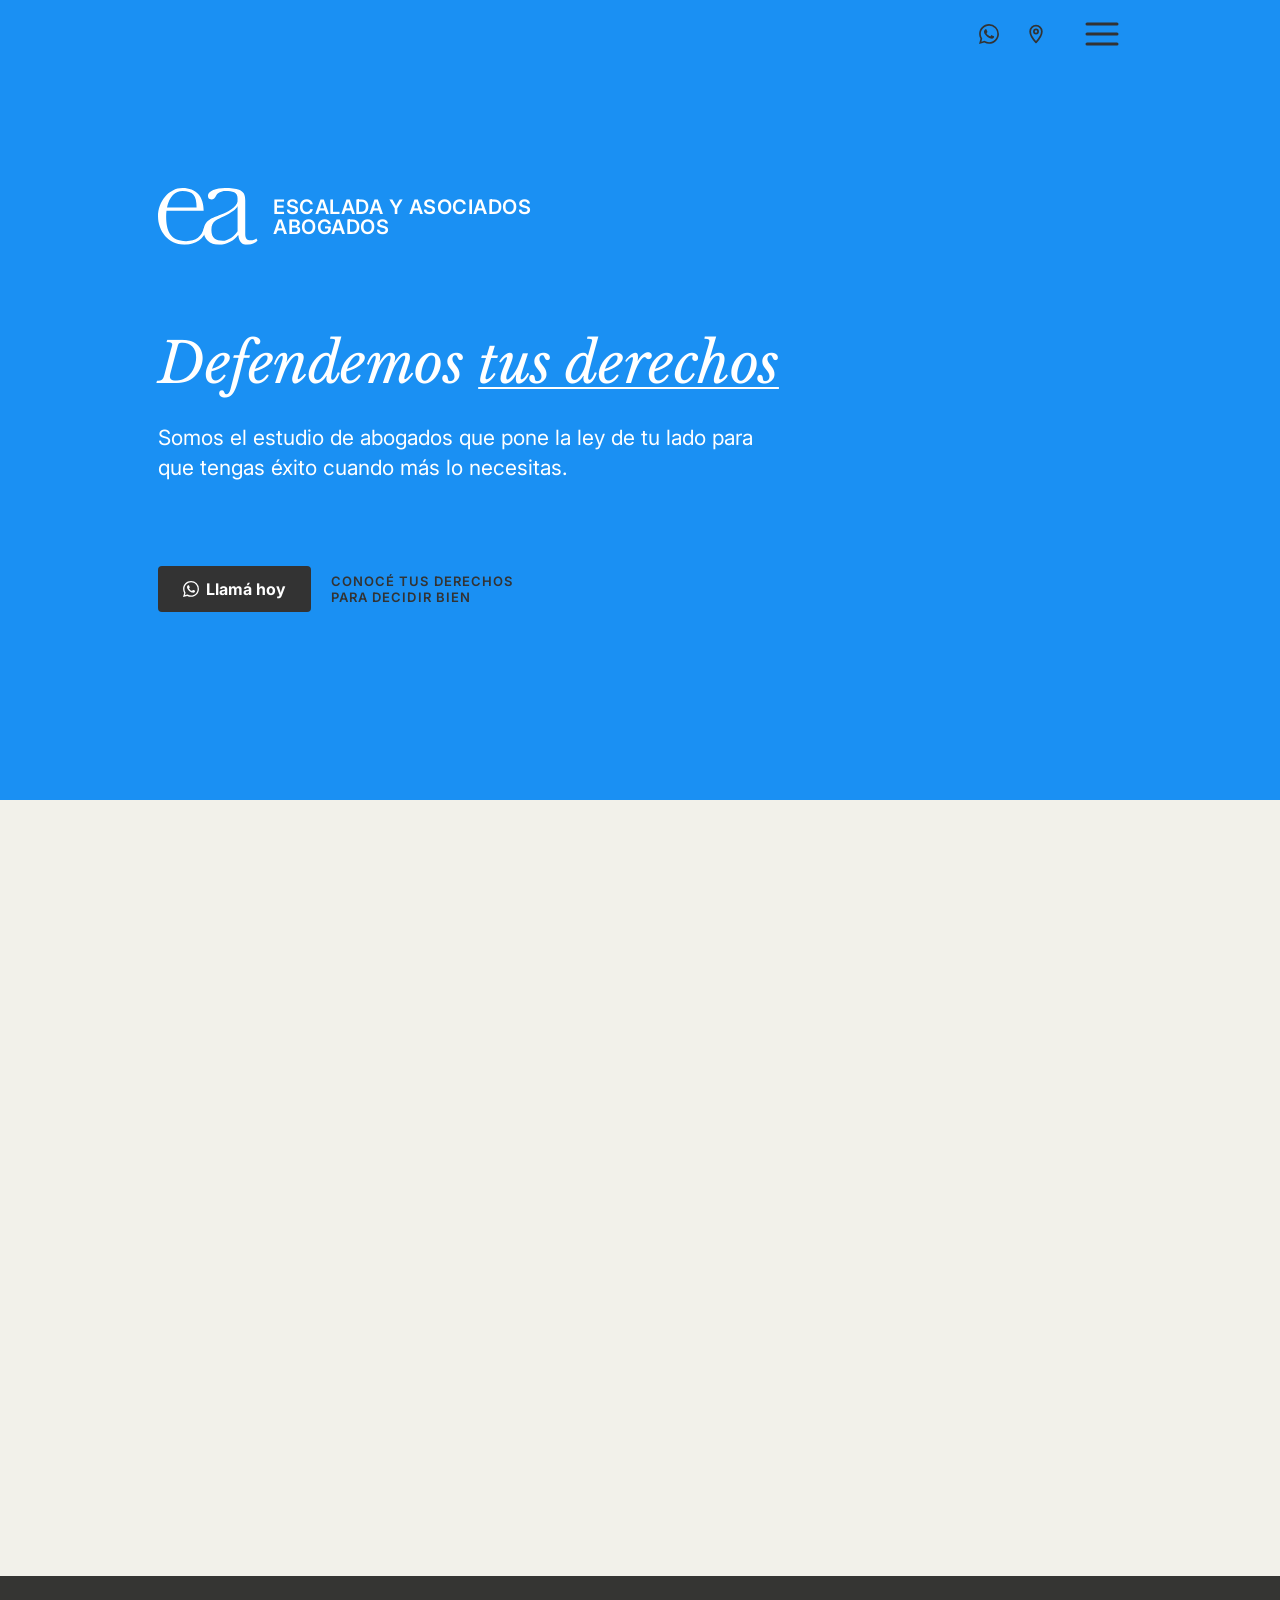
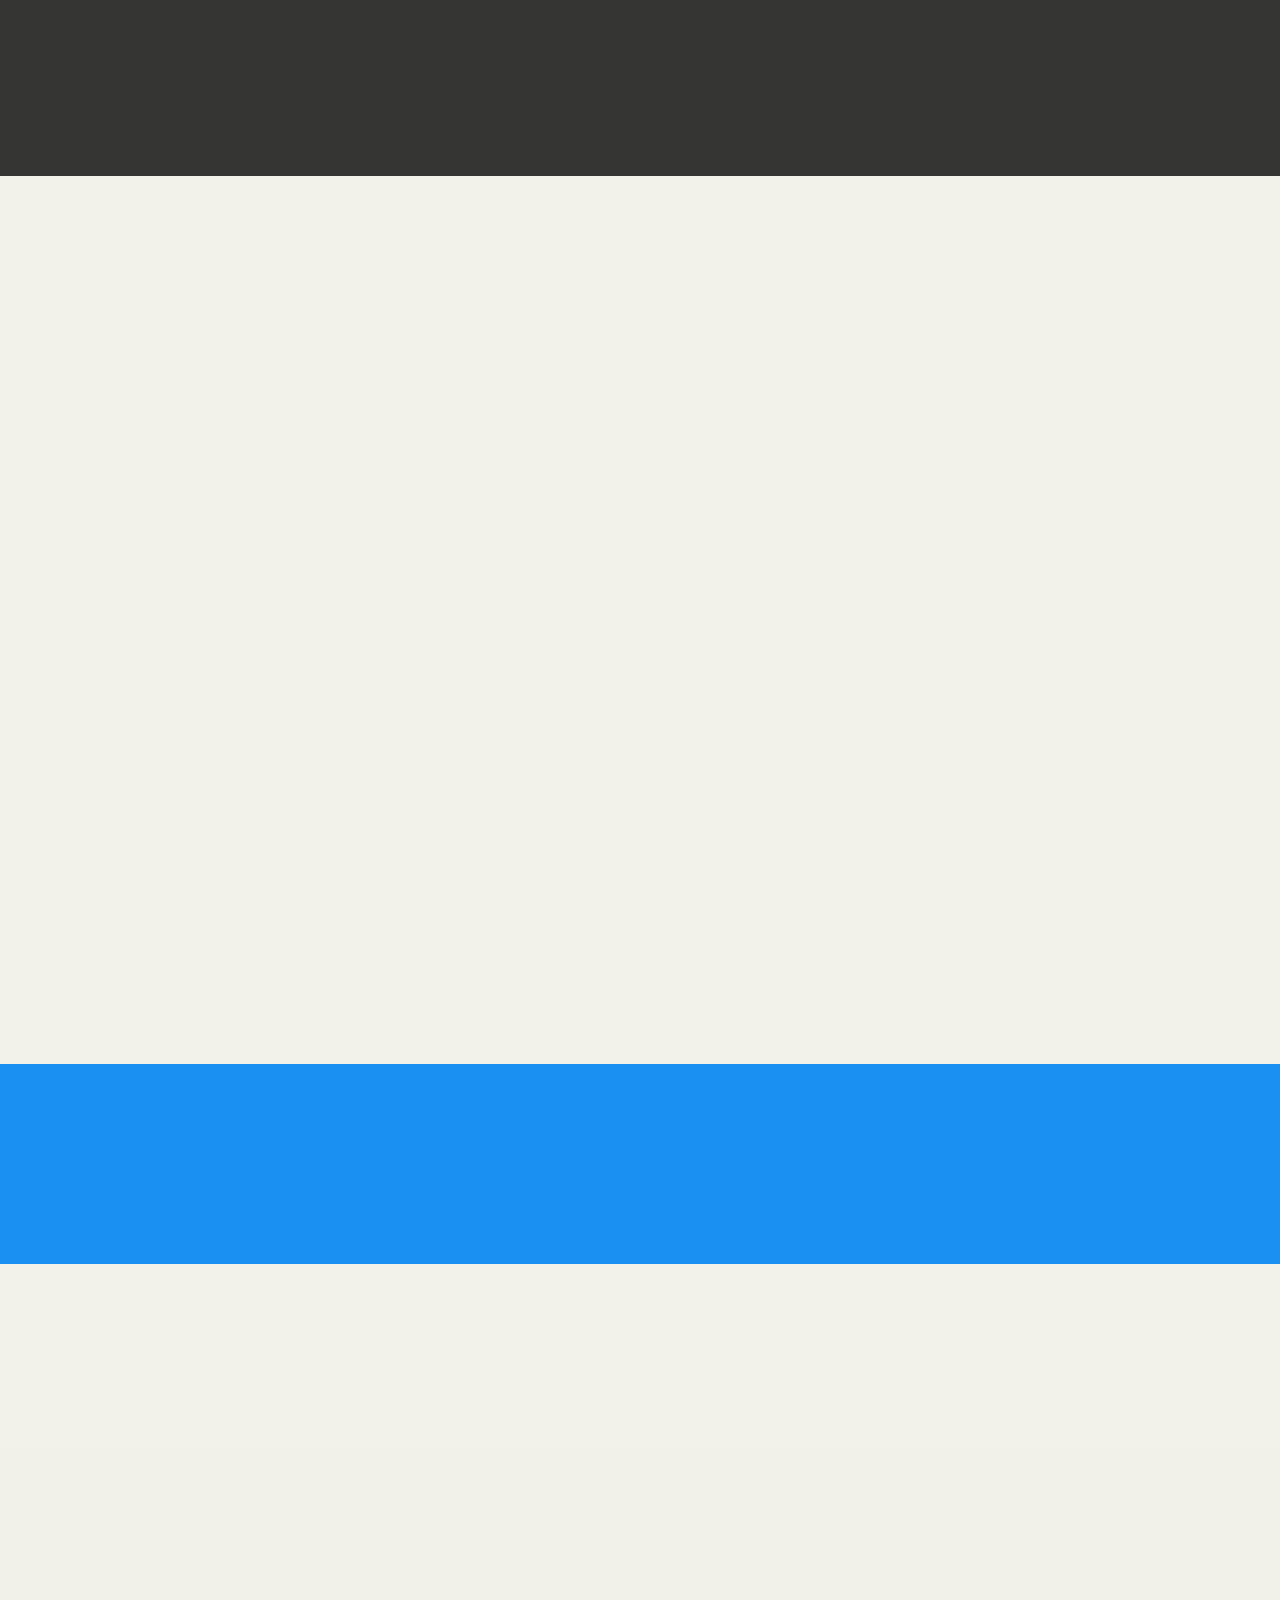
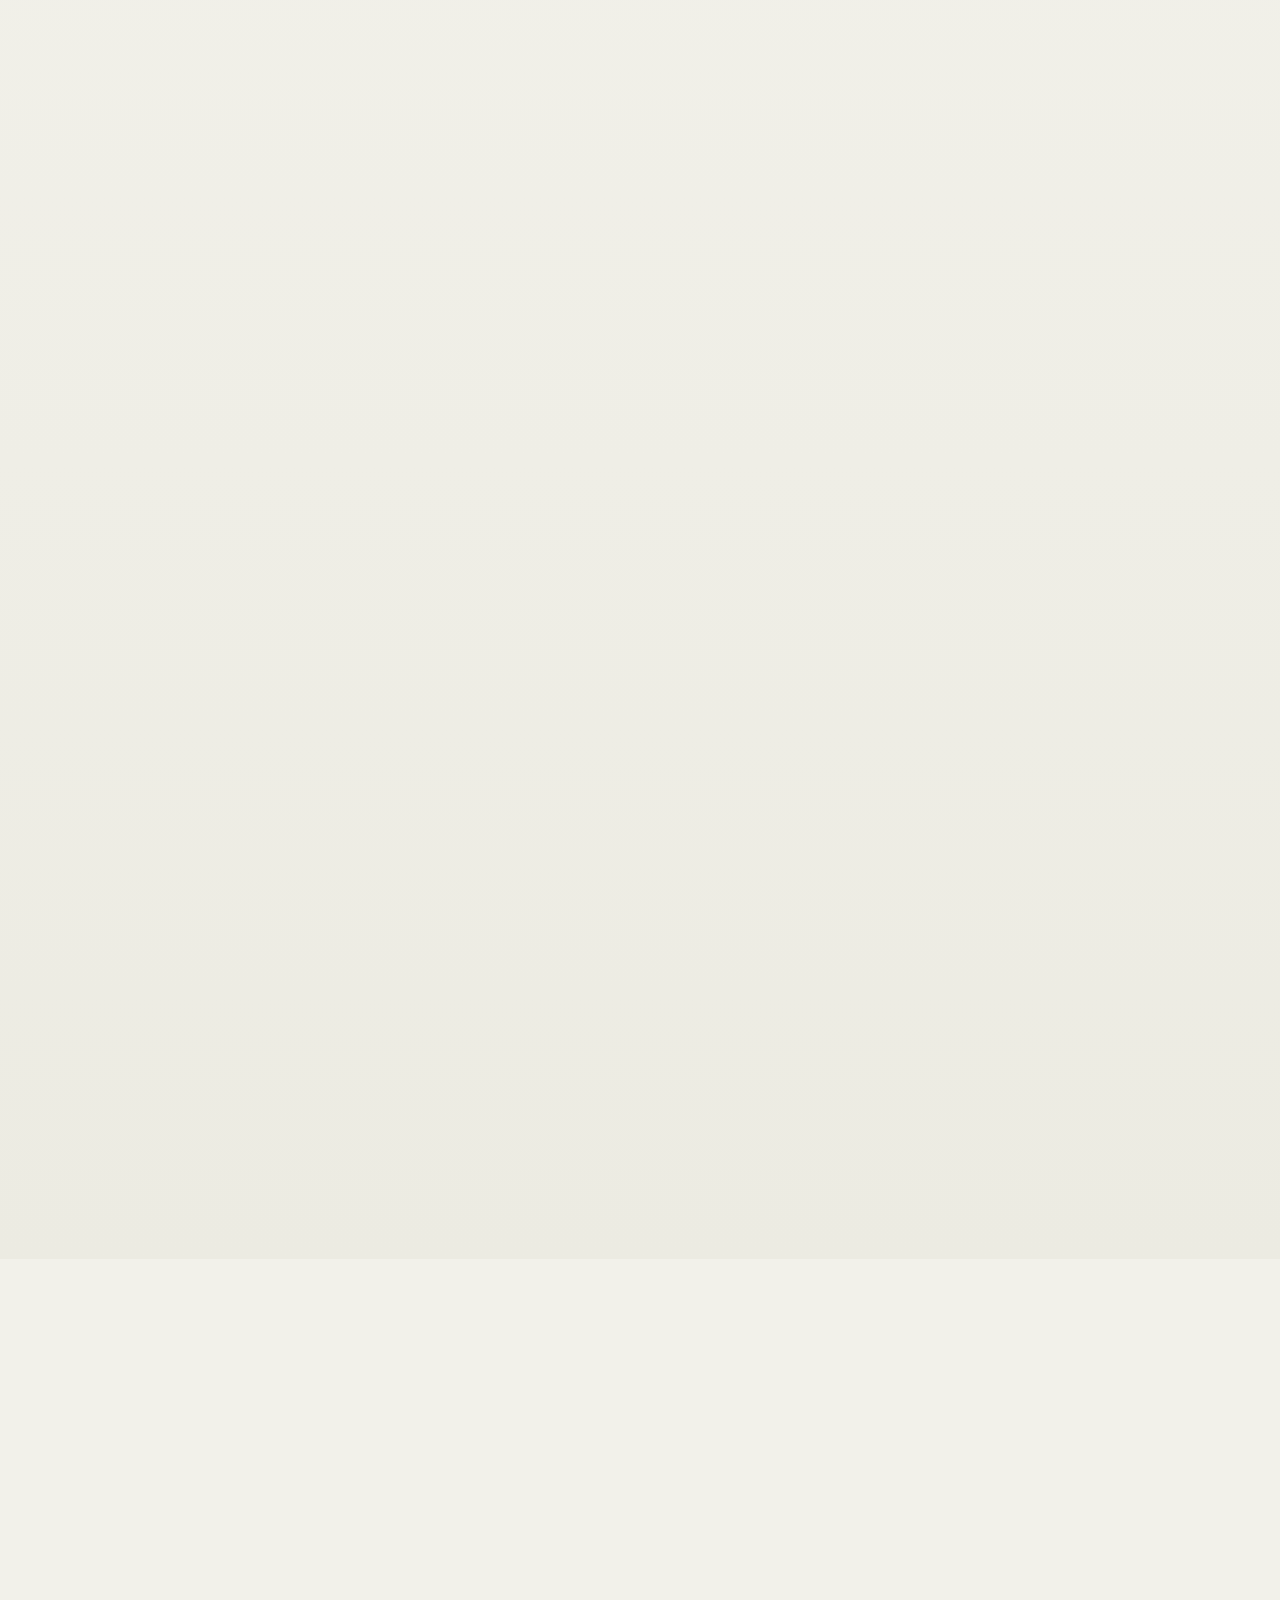
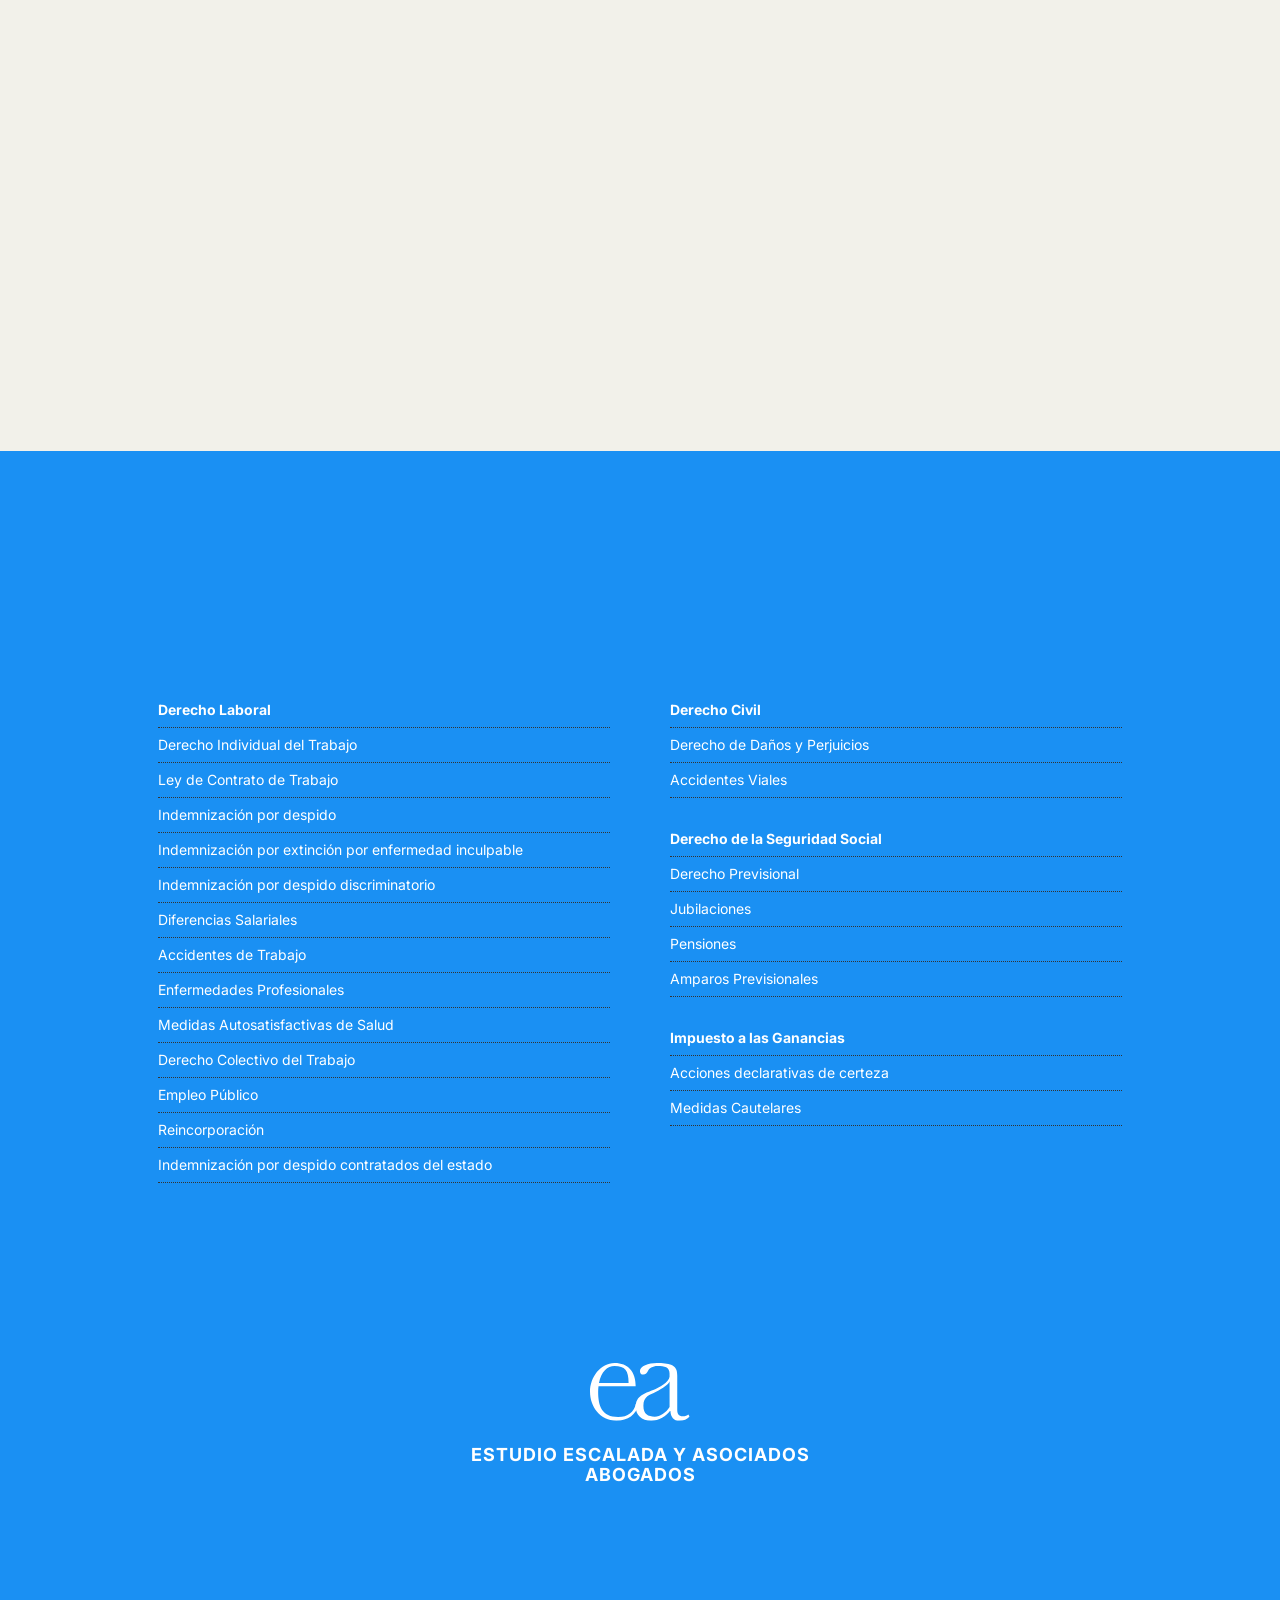
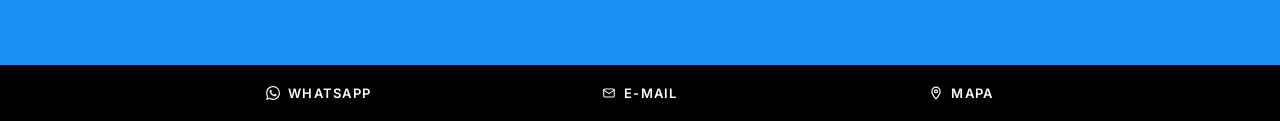
<file: index6.html>
<!doctype html>
<html lang="es">
<head>
<meta charset="utf-8" />
<meta name="viewport" content="width=device-width, initial-scale=1, viewport-fit=cover" />
<title>Estudio Escalada y Asociados — Abogados</title>
<link rel="preconnect" href="https://fonts.googleapis.com">
<link rel="preconnect" href="https://fonts.gstatic.com" crossorigin>
<link href="https://fonts.googleapis.com/css2?family=Libre+Baskerville:ital@1&family=Inter:wght@400;500;600;700&display=swap" rel="stylesheet">
<link rel="stylesheet" href="styles6.css">
</head>
<body>

<!-- SVG SPRITE -->
<svg width="0" height="0" aria-hidden="true" class="svg-sprite">
  <defs>
    <symbol id="i-wa" viewBox="0 0 24 24">
      <path fill="currentColor" d="M17.472 14.382c-.297-.149-1.758-.867-2.03-.967-.273-.099-.471-.148-.67.15-.197.297-.767.966-.94 1.164-.173.198-.347.223-.644.075-.297-.15-1.255-.463-2.39-1.475-.883-.788-1.48-1.761-1.653-2.059-.173-.297-.018-.458.13-.606.134-.133.298-.347.446-.52.149-.174.198-.298.298-.497.099-.198.05-.371-.025-.52-.075-.149-.669-1.612-.916-2.207-.242-.579-.487-.5-.669-.51l-.57-.01c-.198 0-.52.074-.792.372-.272.297-1.04 1.016-1.04 2.479 0 1.462 1.065 2.875 1.213 3.074.149.198 2.095 3.2 5.077 4.487.71.306 1.262.489 1.694.625.712.227 1.36.195 1.871.118.571-.085 1.758-.719 2.006-1.413.247-.694.247-1.289.173-1.413-.074-.124-.272-.198-.57-.347zM12.04 21.785h-.004a9.87 9.87 0 0 1-5.031-1.378l-.361-.214-3.741.982 1-3.648-.235-.374a9.86 9.86 0 0 1-1.51-5.26c.001-5.45 4.436-9.884 9.889-9.884 2.64 0 5.122 1.03 6.988 2.898 1.866 1.869 2.893 4.352 2.892 6.992-.003 5.45-4.437 9.886-9.887 9.886zm8.413-18.297A11.815 11.815 0 0 0 12.05 0C5.495 0 .16 5.335.157 11.892c0 2.096.547 4.142 1.588 5.945L.057 24l6.305-1.654a11.882 11.882 0 0 0 5.683 1.448h.005c6.554 0 11.89-5.335 11.893-11.893A11.821 11.821 0 0 0 20.452 3.488"/>
    </symbol>
    <symbol id="i-map" viewBox="0 0 24 24" fill="none" stroke="currentColor" stroke-width="2.1" stroke-linecap="round" stroke-linejoin="round">
      <path d="M12 22s7-7.58 7-13a7 7 0 1 0-14 0c0 5.42 7 13 7 13z"/>
      <circle cx="12" cy="9" r="2.5"/>
    </symbol>
    <symbol id="i-burger" viewBox="0 0 24 24" fill="none" stroke="currentColor" stroke-width="1.8" stroke-linecap="round">
      <line x1="3" y1="6"  x2="21" y2="6"/>
      <line x1="3" y1="12" x2="21" y2="12"/>
      <line x1="3" y1="18" x2="21" y2="18"/>
    </symbol>
    <symbol id="i-close" viewBox="0 0 24 24" fill="none" stroke="currentColor" stroke-width="1.8" stroke-linecap="round">
      <line x1="5" y1="5" x2="19" y2="19"/>
      <line x1="19" y1="5" x2="5" y2="19"/>
    </symbol>
    <symbol id="i-mail" viewBox="0 0 24 24" fill="none" stroke="currentColor" stroke-width="1.8" stroke-linecap="round" stroke-linejoin="round">
      <rect x="3" y="5" width="18" height="14" rx="2"/>
      <path d="M3 7l9 6 9-6"/>
    </symbol>
    <!-- Arrow left SVG -->
    <symbol id="i-arrow-left" viewBox="0 0 24 24" fill="none" stroke="currentColor" stroke-width="2" stroke-linecap="round" stroke-linejoin="round">
      <polyline points="15 18 9 12 15 6"/>
    </symbol>
    <!-- Arrow right SVG -->
    <symbol id="i-arrow-right" viewBox="0 0 24 24" fill="none" stroke="currentColor" stroke-width="2" stroke-linecap="round" stroke-linejoin="round">
      <polyline points="9 18 15 12 9 6"/>
    </symbol>
  </defs>
</svg>

<!-- HEADER -->
<header class="header" id="header">
  <div class="inner">
    <a class="header__logo" href="#top" aria-label="Estudio Escalada y Asociados">
      <img class="header__iso" src="assets/ea-logo-blanco.svg" alt="ea" />
      <span class="header__wordmark">Escalada y Asociados</span>
    </a>
    <div class="header__actions">
      <a class="icon-btn icon-btn--tooltip" href="https://wa.me/5491100000000" aria-label="Llamar por WhatsApp">
        <svg aria-hidden="true"><use href="#i-wa"/></svg>
        <span class="icon-tooltip">Llamar a<br>011 000-0000</span>
      </a>
      <a class="icon-btn icon-btn--tooltip" href="https://maps.google.com/?q=Uruguay+632,+Buenos+Aires,+Argentina" target="_blank" rel="noopener" aria-label="Abrir mapa">
        <svg aria-hidden="true"><use href="#i-map"/></svg>
        <span class="icon-tooltip">Abrir mapa</span>
      </a>
      <button class="icon-btn burger" id="burger" aria-label="Abrir menú" aria-controls="menu" aria-expanded="false">
        <svg aria-hidden="true"><use href="#i-burger"/></svg>
      </button>
    </div>
  </div>
</header>

<!-- MENU OVERLAY -->
<nav class="menu" id="menu" aria-hidden="true" inert>
  <div class="menu__top">
    <button class="menu__close" id="menu-close" aria-label="Cerrar menú">
      <svg aria-hidden="true"><use href="#i-close"/></svg>
    </button>
  </div>
  <div class="menu__nav">
    <a class="menu__item t-titulo-m" href="#hero" data-menu-link>Inicio</a>
    <a class="menu__item t-titulo-m" href="#intro" data-menu-link>Estudio</a>
    <a class="menu__item t-titulo-m" href="#testimonios" data-menu-link>Testimonios</a>
    <a class="menu__item t-titulo-m" href="#practicas" data-menu-link>Áreas</a>
    <a class="menu__item t-titulo-m" href="#contacto" data-menu-link>Contacto</a>
  </div>
  <div class="menu__footer">
    <a class="menu__contact-btn" href="https://wa.me/5491100000000" target="_blank" rel="noopener">
      <svg aria-hidden="true" width="20" height="20"><use href="#i-wa"/></svg>
      +54 0000-0000
    </a>
    <a class="menu__contact-btn" href="https://maps.google.com/?q=Uruguay+632,+Buenos+Aires,+Argentina" target="_blank" rel="noopener">
      <svg aria-hidden="true" width="20" height="20"><use href="#i-map"/></svg>
      Uruguay 632 - 3º F
    </a>
  </div>
</nav>

<main class="page" id="top">

  <!-- HERO -->
  <section class="section hero" id="hero">
    <div class="inner">
      <div class="logo fade-el" data-delay="0">
        <img class="logo__iso" src="assets/ea-logo-blanco.svg" alt="ea" />
        <span class="logo__texto logo__texto--sm">Escalada
y Asociados</span>
        <span class="logo__texto logo__texto--lg" aria-hidden="true">Escalada y Asociados
Abogados</span>
      </div>
      <h1 class="hero__heading t-display-l fade-el" data-delay="1">Defendemos<span class="br-sm"></span> <span class="hero__underline">tus derechos</span></h1>
      <p class="hero__lede t-texto-l fade-el" data-delay="2">Somos el estudio de abogados<span class="br-sm"></span> que pone la ley de tu lado<span class="br-sm"></span> para que tengas éxito<span class="br-sm"></span> cuando más lo necesitas.</p>
      <div class="hero__cta fade-el" data-delay="3">
        <a class="btn btn-informese" href="https://wa.me/5491100000000" target="_blank" rel="noopener">
          <svg class="btn-icon" aria-hidden="true"><use href="#i-wa"/></svg>Llamá hoy
        </a>
        <span class="btn--ghost t-small">Conocé tus derechos
para decidir bien</span>
      </div>
    </div>
  </section>

  <!-- INTRO -->
  <section class="section intro" id="intro">
    <div class="inner">
      <h2 class="intro__heading t-display-m fade-el" data-delay="0">El mejor equipo <span class="h2-highlight">trabajando para vos</span></h2>
      <p class="intro__text texto-cuerpo fade-el" data-delay="1">Abogados, médicos, psicólogos y asistentes con más de 20 años<span class="intro__text-br"></span> de experiencia para proteger tus intereses.</p>
      <p class="intro__direccion-original texto-cuerpo fade-el" data-delay="2">
        <span class="intro__dir--sm">Uruguay 632, Piso 3º F, CABA.</span><span class="intro__dir--lg">Uruguay 632, Piso 3º F, Ciudad de Buenos Aires.</span>
      </p>
      <p class="intro__direccion-nueva texto-cuerpo fade-el" data-delay="3">
        <span class="intro__dir--sm">Conocé nuestro estudio.</span><span class="intro__dir--lg">Conocé nuestro estudio en el barrio de Tribunales.</span>
      </p>
      <div class="tags" data-tag-base="3">
        <span class="tag fade-tag" data-tag-index="0">Accidentes Laborales</span>
        <span class="tag fade-tag" data-tag-index="1">Enfermedades Profesionales</span>
        <span class="tag fade-tag" data-tag-index="2">Daños y Perjuicios</span>
        <span class="tag fade-tag" data-tag-index="3">Despidos</span>
      </div>
    </div>
  </section>

  <!-- BANNER CTA -->
  <div class="banner-cta">
    <div class="inner">
      <a class="btn btn-banner-cta fade-el" data-delay="0" href="#contacto">Conócenos</a>
      <span class="banner-cta__texto t-small fade-el" data-delay="1">Da el primer paso para ganar</span>
    </div>
  </div>

  <!-- TESTIMONIOS -->
  <section class="section testimonios" id="testimonios">
    <div class="inner">
      <h2 class="testimonios__heading t-display-m fade-el" data-delay="0">Clientes <span class="h2-highlight">en todo el país</span> logran hacer justicia</h2>
      <div class="testimonios__scroll-wrap fade-el" data-delay="1">
        <div class="testimonios__scroll" id="testimonios-scroll" data-testimonios></div>
      </div>
      <div class="testimonios__nav fade-el" data-delay="2">
        <button class="arrow-btn" id="t-prev" aria-label="Anterior">
          <svg aria-hidden="true" width="24" height="24"><use href="#i-arrow-left"/></svg>
        </button>
        <span class="testimonios__nav-text">Vos también podés ganar
lo que merecés</span>
        <button class="arrow-btn" id="t-next" aria-label="Siguiente">
          <svg aria-hidden="true" width="24" height="24"><use href="#i-arrow-right"/></svg>
        </button>
      </div>
    </div>
  </section>

  <!-- CTA AZUL -->
  <div class="banner-cta-azul">
    <div class="inner">
      <a class="btn btn-informese fade-el" data-delay="0" href="https://wa.me/5491100000000" target="_blank" rel="noopener">
        <svg class="btn-icon" aria-hidden="true"><use href="#i-wa"/></svg>Llamá hoy
      </a>
      <span class="banner-cta-azul__texto t-small fade-el" data-delay="1">Conocé tus derechos
para decidir bien</span>
    </div>
  </div>

  <!-- PRACTICAS -->
  <section class="section practicas" id="practicas">
    <div class="inner">
      <h2 class="practicas__heading t-display-m fade-el" data-delay="0">Trabajamos para proteger <span class="h2-highlight">tus intereses</span></h2>
      <div class="practicas__areas">
        <a class="area fade-el" data-delay="1" href="#practicas">
          <h3 class="area__title t-titulo-m">Accidentes de trabajo <span class="area-arrow"><svg aria-hidden="true" width="18" height="18"><use href="#i-arrow-right"/></svg></span></h3>
          <p class="area__text t-texto-m">Reclamo por tratamiento, salarios, indemnizaciones por incapacidad laboral. Reclamo ante rechazo de la contingencia por la ART.</p>
          <div class="tags" data-tag-base="area-1">
            <span class="tag">Indemnización</span>
            <span class="tag">Tratamiento</span>
            <span class="tag">Salarios</span>
          </div>
        </a>
        <a class="area fade-el" data-delay="2" href="#practicas">
          <h3 class="area__title t-titulo-m">Enfermedades profesionales <span class="area-arrow"><svg aria-hidden="true" width="18" height="18"><use href="#i-arrow-right"/></svg></span></h3>
          <p class="area__text t-texto-m">Denuncia de enfermedades profesionales. Reclamo por tratamiento, salarios, indemnizaciones por incapacidad laboral. Reclamo ante rechazo de la contingencia por la ART.</p>
          <div class="tags" data-tag-base="area-2">
            <span class="tag">Indemnización</span>
            <span class="tag">Tratamiento</span>
            <span class="tag">Rechazos</span>
          </div>
        </a>
        <a class="area fade-el" data-delay="3" href="#practicas">
          <h3 class="area__title t-titulo-m">Despidos <span class="area-arrow"><svg aria-hidden="true" width="18" height="18"><use href="#i-arrow-right"/></svg></span></h3>
          <p class="area__text t-texto-m">Indemnización por despido directo o indirecto, despido discriminatorio, abuso laboral. Reclamo por salarios impagos.</p>
          <div class="tags" data-tag-base="area-3">
            <span class="tag">Despido</span>
            <span class="tag">Salarios</span>
            <span class="tag">Mobbing</span>
          </div>
        </a>
        <a class="area fade-el" data-delay="4" href="#practicas">
          <h3 class="area__title t-titulo-m">Empleo público / contratados <span class="area-arrow"><svg aria-hidden="true" width="18" height="18"><use href="#i-arrow-right"/></svg></span></h3>
          <p class="area__text t-texto-m">Acciones contra cesantías a empleados públicos, indemnizaciones por despido a trabajadores contratados por el Estado.</p>
          <div class="tags" data-tag-base="area-4">
            <span class="tag">Cesantía</span>
            <span class="tag">Diferencias Salariales</span>
            <span class="tag">Sumarios</span>
          </div>
        </a>
        <a class="area fade-el" data-delay="5" href="#practicas">
          <h3 class="area__title t-titulo-m">Daños y perjuicios <span class="area-arrow"><svg aria-hidden="true" width="18" height="18"><use href="#i-arrow-right"/></svg></span></h3>
          <p class="area__text t-texto-m">Indemnización por accidentes civiles.</p>
          <div class="tags" data-tag-base="area-5">
            <span class="tag">Indemnización</span>
          </div>
        </a>
        <a class="area fade-el" data-delay="6" href="#practicas">
          <h3 class="area__title t-titulo-m">Jubilaciones <span class="area-arrow"><svg aria-hidden="true" width="18" height="18"><use href="#i-arrow-right"/></svg></span></h3>
          <p class="area__text t-texto-m">Tramite de jubilaciones nacionales, régimenes especiales y diferenciales. Recursos Judiciales. Amparos.</p>
          <div class="tags" data-tag-base="area-6">
            <span class="tag">ANSES</span>
            <span class="tag">Recursos judiciales</span>
            <span class="tag">Amparos</span>
          </div>
        </a>
        <a class="area fade-el" data-delay="7" href="#practicas">
          <h3 class="area__title t-titulo-m">Impuesto a las Ganancias <span class="area-arrow"><svg aria-hidden="true" width="18" height="18"><use href="#i-arrow-right"/></svg></span></h3>
          <p class="area__text t-texto-m">Acción para reintegro de retenciones de Impuesto a las Ganancias a jubilados y pensionados.</p>
          <div class="tags" data-tag-base="area-7">
            <span class="tag">ARCA</span>
          </div>
        </a>
      </div>
    </div>
  </section>

  <!-- CONTACTO -->
  <section class="section contacto" id="contacto">
    <div class="inner">
      <h2 class="contacto__heading t-display-m fade-el" data-delay="0">Llamanos <span class="h2-highlight">y conocé nuestro estudio</span></h2>
      <div class="contacto__body">
        <div class="contacto__col-izq fade-el" data-delay="1">
          <div class="contacto__grid">
            <div class="contacto__cell">
              <span class="contacto__label">Dirección</span>
              <span class="contacto__value">Uruguay 632, Piso 3ª F.
(CP1015) CABA</span>
            </div>
            <div class="contacto__cell">
              <span class="contacto__label">Horario</span>
              <span class="contacto__value">Lunes a Viernes 9 a 16 hs.
Con cita previa</span>
            </div>
            <div class="contacto__cell">
              <span class="contacto__label">Teléfono</span>
              <span class="contacto__value">+54 11 4000-0000
WhatsApp</span>
            </div>
            <div class="contacto__cell">
              <span class="contacto__label">Correo</span>
              <span class="contacto__value" id="contacto-email">[se carga con JS]</span>
            </div>
          </div>
        </div>
        <div class="contacto__col-der fade-el" data-delay="2">
          <h3 class="contacto__title t-titulo-m">Te escuchamos y te damos soluciones</h3>
          <p class="contacto__bajada texto-cuerpo">Cuando nos llames, un abogado del estudio te va a contar cuáles son tus derechos y cuál es la mejor estrategia para que puedas decidir cómo te conviene avanzar.</p>
          <p class="contacto__bajada texto-cuerpo">La decisión es tuya. Siempre.</p>
        </div>
      </div>
    </div>
  </section>

  <!-- SERVICIOS -->
  <section class="section servicios" id="servicios">
    <div class="inner">
      <h3 class="servicios__title t-titulo-m fade-el" data-delay="0">Nuestros Servicios</h3>
      <p class="servicios__lede t-texto-l fade-el" data-delay="1">Especialistas en cada área a tu disposición.</p>
      <ul class="servicios__list fade-el" data-delay="2">
        <li class="servicios__col">
          <ul class="servicios__col-list">
            <li class="servicios__item servicios__item--cat">Derecho Laboral</li>
            <li class="servicios__item">Derecho Individual del Trabajo</li>
            <li class="servicios__item">Ley de Contrato de Trabajo</li>
            <li class="servicios__item">Indemnización por despido</li>
            <li class="servicios__item">Indemnización por extinción por enfermedad inculpable</li>
            <li class="servicios__item">Indemnización por despido discriminatorio</li>
            <li class="servicios__item">Diferencias Salariales</li>
            <li class="servicios__item">Accidentes de Trabajo</li>
            <li class="servicios__item">Enfermedades Profesionales</li>
            <li class="servicios__item">Medidas Autosatisfactivas de Salud</li>
            <li class="servicios__item">Derecho Colectivo del Trabajo</li>
            <li class="servicios__item">Empleo Público</li>
            <li class="servicios__item">Reincorporación</li>
            <li class="servicios__item">Indemnización por despido contratados del estado</li>
          </ul>
        </li>
        <li class="servicios__col">
          <ul class="servicios__col-list">
            <li class="servicios__item servicios__item--cat">Derecho Civil</li>
            <li class="servicios__item">Derecho de Daños y Perjuicios</li>
            <li class="servicios__item">Accidentes Viales</li>
            <li class="servicios__item servicios__item--cat">Derecho de la Seguridad Social</li>
            <li class="servicios__item">Derecho Previsional</li>
            <li class="servicios__item">Jubilaciones</li>
            <li class="servicios__item">Pensiones</li>
            <li class="servicios__item">Amparos Previsionales</li>
            <li class="servicios__item servicios__item--cat">Impuesto a las Ganancias</li>
            <li class="servicios__item">Acciones declarativas de certeza</li>
            <li class="servicios__item">Medidas Cautelares</li>
          </ul>
        </li>
      </ul>
    </div>
  </section>

  <!-- LOGO SECTION -->
  <section class="logo-section" id="logo">
    <div class="inner">
      <img class="logo-section__iso" src="assets/ea-logo-blanco.svg" alt="ea" />
      <span class="logo-section__texto">Estudio Escalada y Asociados
Abogados</span>
    </div>
  </section>

  <!-- FOOTER -->
  <footer class="footer" id="footer">
    <div class="inner">
      <a class="footer__btn icon-btn--tooltip tip-up" href="https://wa.me/5491100000000" target="_blank" rel="noopener" aria-label="Abrir WhatsApp">
        <svg aria-hidden="true"><use href="#i-wa"/></svg>
        <span>WhatsApp</span>
        <span class="icon-tooltip icon-tooltip--up">Llamar a<br>011 000-0000</span>
      </a>
      <button class="footer__btn icon-btn--tooltip tip-up" id="footer-email-btn" aria-label="Copiar email">
        <svg aria-hidden="true"><use href="#i-mail"/></svg>
        <span>E-Mail</span>
        <span class="icon-tooltip icon-tooltip--up" id="footer-email-tooltip">Copiar:<br>carolaescalada@gmail.com</span>
      </button>
      <a class="footer__btn icon-btn--tooltip tip-up" href="https://maps.google.com/?q=Uruguay+632,+Buenos+Aires,+Argentina" target="_blank" rel="noopener" aria-label="Abrir mapa">
        <svg aria-hidden="true"><use href="#i-map"/></svg>
        <span>Mapa</span>
        <span class="icon-tooltip icon-tooltip--up">Abrir mapa</span>
      </a>
    </div>
  </footer>

</main>

<script src="main6.js"></script>
</body>
<!-- fin -->
</html>
</file>
<file: styles.css>
/* ─── TOKENS ─── */
  :root{
    --azul: rgb(26,144,243);
    --azul-oscuro: rgb(0,94,172);
    --beige: rgb(247,244,228);
    --beige-2: rgb(234,231,216);
    --beige-line: rgb(217,212,202);
    --black: rgb(0,0,0);
    --black-soft: #333333;
    --white: rgb(255,255,255);

    --serif: "Libre Baskerville", Georgia, serif;
    --sans:  "Inter", system-ui, -apple-system, Segoe UI, sans-serif;
    --eczar: "Eczar", Georgia, serif;

    --t-display-l-size: 44px;  --t-display-l-lh: 46px;  --t-display-l-ls: -0.44px;
    --t-display-m-size: 32px;  --t-display-m-lh: 36px;  --t-display-m-ls: -0.44px;
    --t-titulo-m-size: 20px;   --t-titulo-m-lh: 24px;
    --t-texto-l-size: 16px;    --t-texto-l-lh: 1.3;
    --t-texto-m-size: 16px;    --t-texto-m-lh: 22px;
    --t-texto-s-size: 14px;    --t-texto-s-lh: 20px;
    --t-label-l-size: 16px;    --t-label-l-lh: 14px;
    --t-label-s-size: 13px;    --t-label-s-lh: 1.25;    --t-label-s-ls: 1.05px;
    --t-small-size: 11px;      --t-small-lh: 16px;      --t-small-ls: 1.05px;
    --t-bastardilla-size: 13px; --t-bastardilla-lh: 18px;

    --pad-x: 30px;
    --pad-y: 84px;
    --pad-y-tight: 48px;
    --pad-section: var(--pad-y);  /* padding-block de secciones de contenido */

    --header-h: 64px;
    --banner-cta-h: 40px;
    --banner-cta-azul-h: 72px;
  }

  /* ─── RESET ─── */
  *,*::before,*::after{ box-sizing: border-box; }
  html,body{ margin: 0; padding: 0; }
  body{
    font-family: var(--sans);
    color: var(--black-soft);
    background: var(--beige);
    -webkit-font-smoothing: antialiased;
    text-rendering: optimizeLegibility;
  }
  img{ display: block; max-width: 100%; }
  button{ font: inherit; color: inherit; background: none; border: 0; padding: 0; cursor: pointer; }
  a{ color: inherit; text-decoration: none; }
  ul{ margin: 0; padding: 0; list-style: none; }

  /* ─── TYPOGRAPHY ─── */
  .t-display-l{
    font-family: var(--serif); font-style: italic; font-weight: 400;
    font-size: var(--t-display-l-size); line-height: var(--t-display-l-lh);
    letter-spacing: var(--t-display-l-ls);
  }
  .t-display-m{
    font-family: var(--serif); font-style: italic; font-weight: 400;
    font-size: var(--t-display-m-size); line-height: var(--t-display-m-lh);
    letter-spacing: var(--t-display-m-ls);
  }
  .t-titulo-m{
    font-family: var(--sans); font-weight: 600;
    font-size: var(--t-titulo-m-size); line-height: var(--t-titulo-m-lh);
  }
  .t-texto-l{ font-size: var(--t-texto-l-size); line-height: var(--t-texto-l-lh); }
  .t-texto-m{ font-size: var(--t-texto-m-size); line-height: var(--t-texto-m-lh); }
  .t-texto-s{ font-size: var(--t-texto-s-size); line-height: var(--t-texto-s-lh); }
  .t-label-l{ font-weight: 600; font-size: var(--t-label-l-size); line-height: var(--t-label-l-lh); }
  .t-label-s{
    font-weight: 500; font-size: var(--t-label-s-size); line-height: var(--t-label-s-lh);
    letter-spacing: var(--t-label-s-ls);
  }
  .t-small{
    font-weight: 600; font-size: var(--t-small-size); line-height: var(--t-small-lh);
    letter-spacing: var(--t-small-ls); text-transform: uppercase;
  }
  .t-bastardilla{
    font-family: var(--serif); font-style: italic; font-weight: 600;
    font-size: var(--t-bastardilla-size); line-height: var(--t-bastardilla-lh);
  }

  /* ─── LAYOUT ─── */
  .page{ overflow-x: clip; }
  .svg-sprite{ position: absolute; width: 0; height: 0; }
  .inner{ width: 100%; margin-inline: auto; padding-inline: var(--pad-x); }
  /* secciones de contenido usan --pad-section (modificable por breakpoint) */
  .section > .inner        { padding-block: var(--pad-section); }
  .section--tight > .inner { padding-block: var(--pad-y-tight); }
  /* margin-bottom de headings: 60px mobile, 84px md+. Se define en cada clase. */

  /* ─── HEADER ─── */
  .header{
    position: fixed; inset: 0 0 auto 0;
    height: var(--header-h);
    background: var(--azul);
    z-index: 50;
    transition: box-shadow .2s ease;
  }
  .header.is-scrolled{ box-shadow: 0 4px 4px rgba(0,0,0,.18); }
  .header > .inner{
    height: 100%;
    display: flex; align-items: center; justify-content: space-between;
    padding-block: 0;
  }
  .header__logo{
    display: flex; align-items: center; gap: 8px;
    opacity: 0; pointer-events: none;
    transition: opacity .25s ease;
  }
  .header.is-scrolled .header__logo{ opacity: 1; pointer-events: auto; }
  .header__iso{ width: 36px; height: auto; display: block; }
  .header__wordmark{
    font-family: var(--eczar); font-weight: 600;
    font-size: 13px; line-height: 13px;
    letter-spacing: 1px; color: var(--black-soft);
    text-transform: uppercase; white-space: pre-line;
    padding-top: 1px;
  }
  .header__actions{ display: flex; align-items: center; gap: 12px; margin-left: auto; }

  /* ─── ICON BTN + TOOLTIP ─── */
  .icon-btn{
    width: 32px; height: 32px;
    display: inline-flex; align-items: center; justify-content: center;
    color: var(--black-soft);
    transition: color .15s ease;
    position: relative;
  }
  .icon-btn:hover{ color: var(--white); }
  .icon-btn svg{ width: 20px; height: 20px; display: block; }
  .burger{ width: 32px; height: 32px; }
  .burger svg{ width: 26px; height: 26px; }
  .btn-icon{ width: 16px; height: 16px; display: inline-block; vertical-align: middle; margin-right: 7px; }

  .icon-tooltip{ display: none; }

  @media (hover: hover){
    .icon-tooltip{
      display: block;
      position: absolute;
      top: calc(100% + 25px);
      left: 50%;
      transform: translateX(-50%);
      white-space: nowrap;
      background: var(--azul-oscuro);
      color: var(--white);
      font-size: 13px;
      font-weight: 600;
      letter-spacing: 0;
      text-transform: none;
      border: 0;
      border-radius: 4px;
      padding: 10px 16px;
      pointer-events: auto;
      cursor: pointer;
      opacity: 0;
      transition: opacity .15s ease;
      z-index: 10;
      text-align: center;
      line-height: 1.45;
    }
    .icon-tooltip::before{
      content: "";
      position: absolute;
      bottom: 100%; left: 50%;
      transform: translateX(-50%);
      border: 6px solid transparent;
      border-bottom-color: var(--azul-oscuro);
    }
    /* cubre el gap entre ícono y tooltip — parte clickeable del botón */
    .icon-btn--tooltip::after{
      content: "";
      position: absolute;
      top: 100%; left: 0; right: 0;
      height: 16px;
    }
    .icon-tooltip--up{
      top: auto;
      bottom: calc(100% + 10px);
    }
    .icon-tooltip--up::before{
      bottom: auto; top: 100%;
      border-bottom-color: transparent;
      border-top-color: var(--azul-oscuro);
    }
    .icon-btn--tooltip.tip-up::after{
      top: auto; bottom: 100%;
    }
    .icon-btn--tooltip:hover .icon-tooltip{ opacity: 1; }
    .icon-tooltip.is-copied{
      opacity: 1;
      background: var(--azul-oscuro);
    }
    .icon-tooltip.is-copied.icon-tooltip--up::before{ border-top-color: var(--azul-oscuro); }
  }

  /* ─── HERO ─── */
  .hero{ background: var(--azul); color: var(--white); }
  .hero > .inner{
    padding-top: calc(var(--header-h) + 24px);
    padding-bottom: 60px;
  }
  .logo{ display: flex; align-items: center; gap: 14px; margin-bottom: 32px; }
  .logo__iso{ width: 60px; height: auto; display: block; }
  .logo__texto{
    font-family: var(--eczar); font-weight: 600;
    font-size: 19px; line-height: 19px; letter-spacing: 1px;
    color: var(--black-soft); text-transform: uppercase; white-space: pre-line;
    padding-top: 4px;
  }
  .logo__texto--lg{ display: none; }
  .hero__heading{ color: var(--white); margin: 24px 0 30px; }
  .hero__lede{ color: var(--white); margin: 0 0 32px; white-space: pre-line; }
  .hero__cta{ display: flex; align-items: center; gap: 20px; flex-wrap: wrap; }
  .btn{
    display: inline-flex; align-items: center; justify-content: center;
    border-radius: 4px; padding: 10px 20px;
    background: var(--black-soft); color: var(--white);
    font-weight: 700; font-family: var(--sans); font-size: 14px; line-height: 1;
    cursor: pointer; text-transform: none; letter-spacing: 0;
    transition: background .15s ease, transform .15s ease;
  }
  .btn:hover{ background: var(--black-soft); }
  .btn:active{ transform: translateY(1px); }
  .btn-informese:hover{ background: var(--azul-oscuro); }
  .btn--ghost{ text-align: left; white-space: pre-line; color: var(--black-soft); }

  /* ─── INTRO ─── */
  .intro{ background: rgba(26,26,28,.06); }
  .intro__heading{ margin: 0 0 60px; }
  .testimonios__heading{ margin: 0 0 60px; }
  .practicas__heading{ margin: 0 0 60px; text-wrap: balance; }
  .contacto__heading{ margin: 0 0 60px; }
  .servicios__title{ color: var(--white); margin: 0 0 16px; }
  .intro__text{ margin: 0 0 30px; color: var(--black-soft); }
  /* mobile: dos filas, cada una con su borde */
  .intro__link-row{ display: flex; flex-direction: column; }
  .intro__link{
    display: block; color: var(--black-soft);
    font-weight: 600; font-size: var(--t-label-l-size); line-height: var(--t-label-l-lh);
    padding: 24px 0 24px 24px;
    border-top: 1px solid var(--black-soft);
    transition: color .15s ease;
  }
  .intro__link:hover{ color: var(--azul); }
  .intro__direccion{
    color: var(--black-soft);
    font-size: var(--t-label-l-size); line-height: var(--t-label-l-lh);
    padding: 24px 0 24px 24px;
    border-top: 1px solid var(--black-soft);
    border-bottom: 1px solid var(--black-soft);
    margin: 0;
  }
  .tags{ display: flex; flex-wrap: wrap; gap: 6px; margin-top: 60px; }
  .tag{
    border: 1px solid var(--beige-line); padding: 4px 10px;
    color: var(--black-soft); background-color: var(--beige);
    font-size: var(--t-small-size); line-height: var(--t-small-lh);
    letter-spacing: var(--t-small-ls); text-transform: uppercase;
    font-weight: 500; border-radius: 0;
    transition: background .15s ease; cursor: default;
  }
  .tag:hover{ background: var(--white); }

  /* ─── BANNER CTA ─── */
  .banner-cta{
    background: rgba(0,0,0,.78); color: var(--white);
    height: var(--banner-cta-h);
    display: flex; align-items: center;
    transition: background .15s ease;
  }
  .banner-cta > .inner{
    display: flex; align-items: center; justify-content: space-between;
    padding-block: 0; height: 100%;
  }
  .banner-cta:hover{ background: var(--azul); }
  .banner-cta__arrow{ display: inline-block; }

  /* ─── TESTIMONIOS ─── */
  .testimonios{ background: var(--beige); }
  .testimonios__scroll{
    display: flex; gap: 16px;
    overflow-x: auto; overflow-y: visible;
    scroll-snap-type: x mandatory;
    -webkit-overflow-scrolling: touch;
    margin: 0 calc(var(--pad-x) * -1);
    padding: 8px var(--pad-x) 32px;
    scrollbar-width: none;
  }
  .testimonios__scroll::-webkit-scrollbar{ display: none; }
  .testimonial{
    flex: 0 0 240px; scroll-snap-align: start;
    display: flex; flex-direction: column; gap: 14px;
  }
  .testimonial:first-child{ scroll-margin-left: var(--pad-x); }
  .testimonial__card{
    background: var(--white); border-radius: 8px; padding: 20px;
    flex: 1;
    box-shadow: 2px 2px 0 rgba(15,15,16,.08); position: relative;
  }
  /* tail triangular real */
  .testimonial__card::after{
    content: ""; position: absolute; left: 20px; bottom: -10px;
    width: 0; height: 0;
    border-left: 10px solid transparent;
    border-right: 10px solid transparent;
    border-top: 10px solid var(--white);
  }
  .testimonial__quote{ margin: 0; color: var(--black-soft); }
  .testimonial__author{
    display: flex; align-items: center; gap: 10px; padding: 4px 4px 0;
  }
  .testimonial__avatar{
    width: 44px; height: 44px; border-radius: 50%;
    background: var(--beige-line) center / cover no-repeat; flex-shrink: 0;
    display: inline-block;
  }
  .testimonial__name{ color: var(--black-soft); }
  .testimonios__nav{
    display: flex; align-items: center; justify-content: space-between;
    gap: 12px; margin-top: 8px;
  }
  .testimonios__nav-text{
    font-weight: 600; font-size: var(--t-small-size); line-height: var(--t-small-lh);
    letter-spacing: var(--t-small-ls); text-transform: uppercase;
    color: var(--black-soft); flex: 1; text-align: center;
    white-space: pre-line;
  }
  .arrow-btn{
    width: 40px; height: 40px;
    display: inline-flex; align-items: center; justify-content: center;
    color: var(--black-soft); font-size: 28px; line-height: 1;
    font-family: var(--sans); font-weight: 500;
    transition: color .15s ease;
  }
  .arrow-btn:hover:not([disabled]){ color: var(--azul); }
  .arrow-btn[disabled]{ opacity: .3; cursor: default; }

  /* ─── CTA AZUL ─── */
  .cta-azul{ background: var(--azul); }
  .cta-azul > .inner{
    display: flex; align-items: center; gap: 20px;
    height: var(--banner-cta-azul-h);
    padding-block: 0;
  }
  .cta-azul .btn{ font-size: 11px; letter-spacing: 1.5px; padding: 12px 14px; text-transform: uppercase; }
  .cta-azul .btn:hover{ background: var(--azul-oscuro); }
  .cta-azul__texto{ color: var(--black-soft); white-space: pre-line; }

  /* ─── PRACTICAS ─── */
  .practicas{ background: var(--beige-2); }
  .practicas__areas{ display: flex; flex-direction: column; }

  @media (max-width: 767px){
    .area{
      border-top: 1px solid var(--black-soft);
      border-bottom: 1px solid var(--black-soft);
      padding: 50px 0;
      display: flex; flex-direction: column; gap: 16px;
    }
    .area + .area{ border-top: 0; }
    /* tags fluidos en mobile — sin height fija */
    .area .tags{ margin-top: auto; padding-top: 16px; }
  }

  .area__title{
    margin: 0;
    display: flex; align-items: baseline; justify-content: space-between; gap: 12px;
    transition: color .15s ease;
  }
  .area__title:hover{ color: var(--azul); }
  .area__title .arrow{ font-weight: 400; }
  .area__text{ margin: 0; color: var(--black-soft); }

  /* ─── FOTO ─── */
  .foto{ background: var(--beige); }
  .foto > .inner{ padding-block: 0; }
  .foto__frame{ width: 100%; aspect-ratio: 4/3; overflow: hidden; background: var(--beige-line); }
  .foto__frame img{ width: 100%; height: 100%; object-fit: cover; }

  /* ─── CONTACTO ─── */
  .contacto{ background: var(--beige); position: relative; }
  .foto-contacto{ display: none; }
  /* foto apilada sm/md — bloque antes del inner */
  .foto-contacto--inline{
    display: block;
    width: 100%;
    aspect-ratio: 4/3;
    overflow: hidden;
    background: var(--beige-line);
  }
  .foto-contacto--inline img{ width: 100%; height: 100%; object-fit: cover; display: block; }
  .contacto__grid{
    border: 1px solid var(--black-soft);
    display: grid;
    grid-template-columns: 1fr 1fr;
  }
  .contacto__cell{
    padding: 20px 22px;
    display: flex; flex-direction: column; gap: 10px;
    border-right: 1px solid var(--black-soft);
    border-bottom: 1px solid var(--black-soft);
    min-width: 0;
  }
  .contacto__cell:nth-child(2n){ border-right: 0; }
  .contacto__cell:nth-last-child(-n+2){ border-bottom: 0; }
  .contacto__label{
    color: var(--azul);
    font-size: var(--t-small-size); line-height: var(--t-small-lh);
    letter-spacing: 1.89px; text-transform: uppercase; font-weight: 700;
  }
  .contacto__value{ color: var(--black-soft); font-size: 16px; line-height: 21px; white-space: pre-line; word-break: break-word; }
  .contacto__bajada{ margin: 32px 0 0; color: var(--black-soft); }
  .contacto__title{ margin: 40px 0 0; }

  /* ─── SERVICIOS ─── */
  .servicios{ background: var(--azul); color: var(--white); }
  .servicios__lede{ color: var(--white); margin: 0 0 32px; }
  .servicios__list{ list-style: none; margin: 0; padding: 0; }
  .servicios__col{ list-style: none; }
  .servicios__col-list{ list-style: none; margin: 0; padding: 0; }
  .servicios__item{
    color: var(--white);
    font-size: var(--t-texto-s-size); line-height: 20px;
    padding: 7px 0;
    border-bottom: 1px dotted var(--black-soft);
  }
  .servicios__item--cat{
    font-weight: 700; margin-top: 24px;
    border-bottom: 1px dotted var(--black-soft);
  }
  .servicios__item--cat:first-child{ margin-top: 0; }

  /* ─── LOGO SECTION ─── */
  .logo-section{ background: var(--azul); }
  .logo-section > .inner{
    padding-block: 80px;
    display: flex; flex-direction: column; align-items: center; gap: 16px;
    text-align: center;
  }
  .logo-section__iso{ width: 80px; height: auto; }
  .logo-section__texto{
    font-family: var(--eczar); font-weight: 600;
    font-size: 14px; line-height: 18px;
    color: var(--black-soft); text-align: center;
    text-transform: uppercase; letter-spacing: 1px;
    white-space: pre-line;
  }

  /* ─── FOOTER ─── */
  .footer{ background: var(--black); color: var(--white); height: 56px; }
  .footer > .inner{
    height: 100%;
    display: grid; grid-template-columns: 1fr 1fr 1fr;
    padding-block: 0;
  }
  .footer__btn{
    display: flex; align-items: center; justify-content: center; gap: 8px;
    color: var(--white); font-size: 11px; letter-spacing: 1.25px;
    text-transform: uppercase; font-weight: 600; height: 100%;
    transition: color .15s ease; position: relative;
    background: none; border: 0; cursor: pointer;
  }
  .footer__btn:hover{ color: var(--azul); }
  .footer__btn svg{ width: 14px; height: 14px; }

  /* ─── MENU OVERLAY ─── */
  .menu{
    position: fixed; inset: 0;
    background: var(--white);
    z-index: 100;
    display: flex; flex-direction: column;
    padding: 18px var(--pad-x) 32px;
    opacity: 0; pointer-events: none;
    transition: opacity .25s ease;
  }
  .menu.is-open{ opacity: 1; pointer-events: auto; }
  .menu__top{
    display: flex; align-items: center; justify-content: flex-end;
    height: calc(var(--header-h) - 18px);
  }
  .menu__close{
    width: 36px; height: 36px;
    display: inline-flex; align-items: center; justify-content: center;
    color: var(--black-soft);
  }
  .menu__close svg{ width: 22px; height: 22px; }
  .menu__nav{ flex: 1; display: flex; flex-direction: column; margin-top: 24px; }
  .menu__item{
    color: var(--black-soft); padding: 14px 0;
    border-bottom: 1px solid rgba(15,15,16,.08);
    text-align: left; width: 100%; cursor: pointer;
    transition: color .15s ease;
  }
  .menu__item:hover{ color: var(--azul); }
  .menu__item:last-of-type{ border-bottom: 0; }

  /* ═══════════════════════════════════════════════════
     RESPONSIVE
     md  ≥768   burger lateral, cols, hero grande, --pad-section 150px
     lg  ≥1024  max-width, contacto 2 col
     xl  ≥1440  max-width 1280, tipos mayores
  ════════════════════════════════════════════════════ */

  @media (min-width: 768px){
    :root{
      --pad-y-tight: 64px;
      --banner-cta-h: 200px;
      --banner-cta-azul-h: 200px;
      --pad-section: 150px;
    }

    h2{ margin-bottom: 84px; }
    .intro__heading{ margin-bottom: 84px; }
    .practicas__heading{ margin-bottom: 84px; }
    .contacto__heading{ margin-bottom: 84px; }

    /* Header */
    .header__actions{ gap: 15px; }
    .burger{ width: 40px; height: 40px; }
    .burger svg{ width: 40px; height: 40px; }

    /* Burger menu lateral */
    .menu{ inset: 0 0 0 auto; width: 30vw; min-width: 280px; box-shadow: -4px 0 24px rgba(0,0,0,.12); }

    /* Btn */
    .btn{ padding: 15px 25px; font-size: 16px; }

    /* Banner CTA */
    .banner-cta{ height: var(--banner-cta-h); }

    /* CTA azul — fila, alineado izq, btn igual al del hero */
    .cta-azul > .inner{ height: var(--banner-cta-azul-h); flex-direction: row; justify-content: flex-start; gap: 40px; }
    .cta-azul .btn{ padding: 15px 25px; font-size: 16px; letter-spacing: 0; text-transform: none; flex-shrink: 0; }
    .cta-azul__texto{ white-space: nowrap; }

    /* t-small, nav text */
    .t-small{ font-size: 13px; }
    .testimonios__nav-text{ font-size: 13px; letter-spacing: var(--t-small-ls); white-space: nowrap; }

    /* Hero desde md */
    .hero{ min-height: min(100vh, 800px); display: flex; flex-direction: column; justify-content: center; }
    .hero > .inner{ padding-top: 60px; padding-bottom: 60px; }
    .logo{ align-items: center; gap: 0; margin-bottom: 90px; }
    .logo__iso{ width: 100px; }
    .logo__texto--sm{ display: none; }
    .logo__texto--lg{ display: inline; font-size: 22px; line-height: 1; letter-spacing: 0.5px; padding: 0 0 0 15px; }
    .hero__heading{ margin: 0 0 30px; }
    .hero__lede{ margin: 0 0 84px; font-size: 21px; line-height: 1.4; }

    /* Intro link-row: 2 cols iguales desde md */
    .intro__link-row{ flex-direction: row; align-items: stretch; }
    .intro__link{ flex: 1; border-bottom: 1px solid var(--black-soft); }
    .intro__direccion{ flex: 1; font-size: var(--t-label-l-size); border-top: 1px solid var(--black-soft); border-left: 1px solid var(--black-soft); border-bottom: 1px solid var(--black-soft); }

    /* Practicas — 2 cols con cards, gap 30px, tags alineados abajo */
    .practicas__areas{ display: grid; grid-template-columns: repeat(2, 1fr); gap: 30px; }
    .area{ border: 0; margin-bottom: 0; padding: 30px; background: var(--beige); display: flex; flex-direction: column; gap: 16px; }
    .area .tags{ margin-top: auto; padding-top: 60px; }
    .area .tags .tag{ background: var(--beige-2); }

    /* Logo section */
    .logo-section__iso{ width: 100px; }
    .logo-section > .inner{ padding-block: 180px; gap: 24px; }
    .logo-section__texto{ font-size: 18px; line-height: 20px; }

    /* Servicios — 2 cols, sin padding-bottom (logo-section lo absorbe) */
    .servicios > .inner{ padding-top: var(--pad-section); padding-bottom: 0; }
    .servicios__list{ display: grid; grid-template-columns: 1fr 1fr; column-gap: 60px; align-items: start; }
    .servicios__col{ list-style: none; padding: 0; margin: 0; }

    /* Footer */
    .footer__btn{ font-size: 13px; }
  }

  @media (min-width: 1024px){
    :root{
      --pad-y-tight: 80px;
      --t-display-l-size: 56px; --t-display-l-lh: 58px;
      --t-display-m-size: 40px; --t-display-m-lh: 44px;
    }

    .inner{ max-width: 1024px; }

    /* Practicas — 2 cols */
    .practicas__areas{ grid-template-columns: repeat(2, 1fr); }

    /* Foto standalone — fluida */
    .foto > .inner{ max-width: none; padding-inline: 0; }
    .foto__frame{ width: 100%; }

    /* Contacto lg — foto full-bleed izq, grid 2 col */
    .foto-contacto--inline{ display: none; }
    .foto-contacto{
      display: block;
      position: absolute;
      inset: 0 calc(50% + 30px) 0 0;
      overflow: hidden;
      background: var(--beige-line);
    }
    .foto-contacto img{ width: 100%; height: 100%; object-fit: cover; }
    .contacto > .inner{
      display: grid;
      grid-template-columns: 1fr 1fr;
      column-gap: 60px;
      align-items: start;
    }
    .contacto__heading,
    .contacto__grid,
    .contacto__title,
    .contacto__bajada{ grid-column: 2; }
    /* restaurar grid 2col y bordes originales */
    .contacto__grid{ grid-template-columns: 1fr 1fr; }
    .contacto__cell{ border-right: 1px solid var(--black-soft); border-bottom: 1px solid var(--black-soft); }
    .contacto__cell:nth-child(2n){ border-right: 0; }
    .contacto__cell:nth-last-child(-n+2){ border-bottom: 0; }
  }

  @media (min-width: 1440px){
    :root{
      --pad-y-tight: 96px;
      --t-display-l-size: 64px; --t-display-l-lh: 66px;
      --t-display-m-size: 48px; --t-display-m-lh: 52px;
      --t-texto-l-size: 18px;
      --t-titulo-m-size: 22px;
    }

    .inner{ max-width: 1280px; }

    /* Practicas — 3 cols */
    .practicas__areas{ grid-template-columns: repeat(3, 1fr); }
  }
/* fin */
</file>
<file: 1/styles.css>
/* ─── TOKENS ─── */
:root {
  --azul:        rgb(26,144,243);
  --azul-oscuro: rgb(0,94,172);
  --beige:       rgb(247,244,228);
  --beige-2:     rgb(234,231,216);
  --beige-line:  rgb(217,212,202);
  --black:       rgb(0,0,0);
  --black-soft:  #333333;
  --white:       rgb(255,255,255);

  --serif: "Libre Baskerville", Georgia, serif;
  --sans:  "Inter", system-ui, -apple-system, Segoe UI, sans-serif;
  --eczar: "Eczar", Georgia, serif;

  --pad-x:       clamp(1.5rem, 5.5vw, 7rem);
  --pad-section: clamp(4rem, 8vw, 10rem);
  --header-h:    64px;
}

/* ─── RESET ─── */
*, *::before, *::after { box-sizing: border-box; }
html, body { margin: 0; padding: 0; }
body {
  font-family: var(--sans);
  color: var(--black-soft);
  background: var(--beige);
  -webkit-font-smoothing: antialiased;
  text-rendering: optimizeLegibility;
}
img    { display: block; max-width: 100%; }
button { font: inherit; color: inherit; background: none; border: 0; padding: 0; cursor: pointer; }
a      { color: inherit; text-decoration: none; }
ul     { margin: 0; padding: 0; list-style: none; }

/* ─── TYPOGRAPHY ─── */
.t-display-l {
  font-family: var(--serif);
  font-style: italic;
  font-weight: 400;
  font-size: 44px; line-height: 46px; letter-spacing: -0.44px;
}
.t-display-m {
  font-family: var(--serif);
  font-style: italic;
  font-weight: 400;
  font-size: 32px; line-height: 36px; letter-spacing: -0.44px;
}
.t-titulo-m {
  font-family: var(--sans);
  font-weight: 600;
  font-size: clamp(1.125rem, 1rem + 0.625vw, 1.625rem);
  line-height: 1.3;
}
.t-texto-l  { font-size: clamp(1rem, 0.9375rem + 0.3125vw, 1.25rem); line-height: 1.6; }
.t-texto-m  { font-size: clamp(1rem, 0.9375rem + 0.3125vw, 1.25rem); line-height: 1.5; }
.t-texto-s  { font-size: clamp(0.875rem, 0.825rem + 0.25vw, 1rem);   line-height: 1.5; }
.t-label-l  { font-weight: 600; font-size: clamp(1rem, 0.9375rem + 0.3125vw, 1.25rem); line-height: 1; }
.t-label-s  { font-weight: 500; font-size: clamp(0.75rem, 0.7rem + 0.25vw, 0.875rem); letter-spacing: 0.065em; line-height: 1.3; }
.t-small    { font-weight: 600; font-size: clamp(0.6875rem, 0.65rem + 0.1875vw, 0.8125rem); letter-spacing: 0.065em; text-transform: uppercase; line-height: 1.45; }
.t-bastardilla { font-family: var(--serif); font-style: italic; font-weight: 600; font-size: clamp(0.8125rem, 0.75rem + 0.3125vw, 0.9375rem); line-height: 1.6; }

/* ─── LAYOUT ─── */
.page       { overflow-x: clip; }
.svg-sprite { position: absolute; width: 0; height: 0; }
.inner {
  width: 100%;
  margin-inline: auto;
  padding-inline: var(--pad-x);
}
.section > .inner { padding-block: var(--pad-section); }

/* ─── HEADER ─── */
.header {
  position: fixed;
  inset: 0 0 auto 0;
  height: var(--header-h);
  background: var(--azul);
  z-index: 50;
  transition: box-shadow .2s ease;
}
.header.is-scrolled { box-shadow: 0 4px 4px rgba(0,0,0,.18); }
.header > .inner {
  height: 100%;
  display: flex;
  align-items: center;
  justify-content: space-between;
  padding-block: 0;
}
.header__logo {
  display: flex;
  align-items: center;
  gap: 8px;
  opacity: 0;
  pointer-events: none;
  transition: opacity .25s ease;
}
.header.is-scrolled .header__logo { opacity: 1; pointer-events: auto; }
.header__iso { width: 36px; height: auto; display: block; }
.header__wordmark {
  font-family: var(--eczar);
  font-weight: 600;
  font-size: 13px;
  line-height: 1.1;
  letter-spacing: 0.065em;
  color: var(--black-soft);
  text-transform: uppercase;
  white-space: pre-line;
}
.header__actions { display: flex; align-items: center; gap: 12px; margin-left: auto; }

/* ─── ICON BTN + TOOLTIP ─── */
.icon-btn {
  width: 32px; height: 32px;
  display: inline-flex; align-items: center; justify-content: center;
  color: var(--black-soft);
  transition: color .15s ease;
  position: relative;
}
.icon-btn:hover { color: var(--white); }
.icon-btn svg { width: 20px; height: 20px; display: block; }
.burger     { width: 32px; height: 32px; }
.burger svg { width: 26px; height: 26px; }
.btn-icon   { width: 16px; height: 16px; display: inline-block; vertical-align: middle; margin-right: 7px; }

.icon-tooltip { display: none; }
@media (hover: hover) {
  .icon-tooltip {
    display: block;
    position: absolute;
    top: calc(100% + 25px);
    left: 50%;
    transform: translateX(-50%);
    white-space: nowrap;
    background: var(--azul-oscuro);
    color: var(--white);
    font-size: 13px; font-weight: 600; letter-spacing: 0; text-transform: none;
    border-radius: 4px;
    padding: 10px 16px;
    pointer-events: auto; cursor: pointer;
    opacity: 0;
    transition: opacity .15s ease;
    z-index: 10;
    text-align: center; line-height: 1.45;
  }
  .icon-tooltip::before {
    content: ""; position: absolute;
    bottom: 100%; left: 50%; transform: translateX(-50%);
    border: 6px solid transparent;
    border-bottom-color: var(--azul-oscuro);
  }
  .icon-btn--tooltip::after {
    content: ""; position: absolute;
    top: 100%; left: 0; right: 0; height: 16px;
  }
  .icon-tooltip--up { top: auto; bottom: calc(100% + 10px); }
  .icon-tooltip--up::before {
    bottom: auto; top: 100%;
    border-bottom-color: transparent;
    border-top-color: var(--azul-oscuro);
  }
  .icon-btn--tooltip.tip-up::after { top: auto; bottom: 100%; }
  .icon-btn--tooltip:hover .icon-tooltip { opacity: 1; }
  .icon-tooltip.is-copied             { opacity: 1; background: var(--azul-oscuro); }
  .icon-tooltip.is-copied.icon-tooltip--up::before { border-top-color: var(--azul-oscuro); }
}

/* ─── HERO ─── */
.hero { background: var(--azul); color: var(--white); }
.hero > .inner {
  padding-top:    calc(var(--header-h) + clamp(2rem, 4vw, 5rem));
  padding-bottom: clamp(3rem, 6vw, 7rem);
}
.logo {
  display: flex;
  align-items: center;
  gap: clamp(0.75rem, 1.5vw, 1.25rem);
  margin-bottom: clamp(2rem, 4vw, 5rem);
}
.logo__iso { width: clamp(3.5rem, 2rem + 7.5vw, 6.5rem); height: auto; display: block; }
.logo__texto {
  font-family: var(--eczar); font-weight: 600;
  font-size: clamp(1rem, 0.7rem + 1.5vw, 2rem);
  line-height: 1.15; letter-spacing: 0.05em;
  color: var(--black-soft); text-transform: uppercase; white-space: pre-line;
}
.logo__texto--lg { display: none; }
.hero__heading { color: var(--white); margin: 0 0 clamp(1rem, 2.5vw, 2rem); }
.hero__lede    { color: var(--white); margin: 0 0 clamp(2rem, 4vw, 5rem); white-space: pre-line; }
.hero__cta     { display: flex; align-items: center; gap: clamp(1rem, 2vw, 1.5rem); flex-wrap: wrap; }

.btn {
  display: inline-flex; align-items: center; justify-content: center;
  border-radius: 4px;
  padding: clamp(0.625rem, 1vw, 1rem) clamp(1rem, 2vw, 1.75rem);
  background: var(--black-soft); color: var(--white);
  font-weight: 700; font-family: var(--sans);
  font-size: clamp(0.875rem, 0.8rem + 0.375vw, 1.125rem);
  line-height: 1; cursor: pointer;
  transition: background .15s ease, transform .15s ease;
}
.btn:active           { transform: translateY(1px); }
.btn-informese:hover  { background: var(--azul-oscuro); }
.btn--ghost           { text-align: left; white-space: pre-line; color: var(--black-soft); }

/* ─── INTRO ─── */
.intro { background: rgba(26,26,28,.06); }
.intro__heading { margin: 0 0 clamp(2.5rem, 5vw, 5rem); }
.intro__text    { margin: 0 0 clamp(1.5rem, 3vw, 3rem); }
.intro__link-row { display: flex; flex-direction: column; }
.intro__link {
  display: block; color: var(--black-soft); font-weight: 600;
  font-size: clamp(1rem, 0.9375rem + 0.3125vw, 1.25rem);
  padding: clamp(1.25rem, 2.5vw, 2rem) 0 clamp(1.25rem, 2.5vw, 2rem) 1.5rem;
  border-top: 1px solid var(--black-soft);
  transition: color .15s ease;
}
.intro__link:hover { color: var(--azul); }
.intro__direccion {
  color: var(--black-soft);
  font-size: clamp(1rem, 0.9375rem + 0.3125vw, 1.25rem);
  padding: clamp(1.25rem, 2.5vw, 2rem) 0 clamp(1.25rem, 2.5vw, 2rem) 1.5rem;
  border-top: 1px solid var(--black-soft);
  border-bottom: 1px solid var(--black-soft);
  margin: 0;
}
.tags { display: flex; flex-wrap: wrap; gap: 6px; margin-top: clamp(2.5rem, 5vw, 4rem); }
.tag {
  border: 1px solid var(--beige-line);
  padding: 5px 12px;
  color: var(--black-soft); background-color: var(--beige);
  font-size: clamp(0.6875rem, 0.65rem + 0.1875vw, 0.8125rem);
  letter-spacing: 0.065em; text-transform: uppercase;
  font-weight: 500;
  transition: background .15s ease; cursor: default;
}
.tag:hover { background: var(--white); }

/* ─── BANNER CTA ─── */
.banner-cta {
  display: block;
  background: rgba(0,0,0,.78); color: var(--white);
  padding-block: clamp(1.25rem, 3vw, 4rem);
  transition: background .15s ease;
}
.banner-cta > .inner {
  display: flex; align-items: center; justify-content: space-between;
  padding-block: 0;
}
.banner-cta:hover { background: var(--azul); }

/* ─── TESTIMONIOS ─── */
.testimonios { background: var(--beige); }
.testimonios__heading { margin: 0 0 clamp(2.5rem, 5vw, 5rem); }
.testimonios__scroll {
  display: flex;
  gap: clamp(0.75rem, 1.5vw, 1.25rem);
  overflow-x: auto; overflow-y: visible;
  scroll-snap-type: x mandatory;
  -webkit-overflow-scrolling: touch;
  margin: 0 calc(var(--pad-x) * -1);
  padding: 8px var(--pad-x) clamp(1.5rem, 3vw, 2.5rem);
  scrollbar-width: none;
}
.testimonios__scroll::-webkit-scrollbar { display: none; }
.testimonial {
  flex: 0 0 clamp(220px, 30vw, 320px);
  scroll-snap-align: start;
  display: flex; flex-direction: column;
  gap: clamp(0.75rem, 1.5vw, 1rem);
}
.testimonial:first-child { scroll-margin-left: var(--pad-x); }
.testimonial__card {
  background: var(--white); border-radius: 8px;
  padding: clamp(1rem, 2vw, 1.75rem);
  flex: 1;
  box-shadow: 2px 2px 0 rgba(15,15,16,.08);
  position: relative;
}
.testimonial__card::after {
  content: ""; position: absolute;
  left: 20px; bottom: -10px;
  width: 0; height: 0;
  border-left: 10px solid transparent;
  border-right: 10px solid transparent;
  border-top: 10px solid var(--white);
}
.testimonial__quote  { margin: 0; }
.testimonial__author { display: flex; align-items: center; gap: 10px; padding: 4px 4px 0; }
.testimonial__avatar {
  width: 44px; height: 44px; border-radius: 50%;
  background: var(--beige-line) center / cover no-repeat;
  flex-shrink: 0; display: inline-block;
}
.testimonial__name { color: var(--black-soft); }
.testimonios__nav {
  display: flex; align-items: center; justify-content: space-between;
  gap: 12px; margin-top: clamp(0.5rem, 1vw, 1rem);
}
.testimonios__nav-text {
  font-weight: 600;
  font-size: clamp(0.6875rem, 0.65rem + 0.1875vw, 0.8125rem);
  letter-spacing: 0.065em; text-transform: uppercase;
  color: var(--black-soft); flex: 1; text-align: center; white-space: pre-line;
}
.arrow-btn {
  width: 40px; height: 40px;
  display: inline-flex; align-items: center; justify-content: center;
  color: var(--black-soft); font-size: 28px; line-height: 1;
  font-family: var(--sans); font-weight: 500;
  transition: color .15s ease;
}
.arrow-btn:hover:not([disabled]) { color: var(--azul); }
.arrow-btn[disabled] { opacity: .3; cursor: default; }

/* ─── CTA AZUL ─── */
.cta-azul { background: var(--azul); }
.cta-azul > .inner {
  display: flex; align-items: center; flex-wrap: wrap;
  gap: clamp(1.5rem, 3vw, 3rem);
  padding-block: clamp(2rem, 5vw, 5rem);
}
.cta-azul__texto { color: var(--black-soft); }

/* ─── PRACTICAS ─── */
.practicas { background: var(--beige-2); }
.practicas__heading { margin: 0 0 clamp(2.5rem, 5vw, 5rem); text-wrap: balance; }
.practicas__areas {
  display: grid;
  grid-template-columns: 1fr;
  gap: clamp(1rem, 2vw, 1.5rem);
}
.area {
  background: var(--beige);
  padding: clamp(1.5rem, 3vw, 2.5rem);
  display: flex; flex-direction: column;
  gap: clamp(0.75rem, 1.5vw, 1rem);
}
.area__title {
  margin: 0;
  display: flex; align-items: baseline; justify-content: space-between; gap: 12px;
  transition: color .15s ease;
}
.area__title:hover        { color: var(--azul); }
.area__title .arrow       { font-weight: 400; }
.area__text               { margin: 0; }
.area .tags               { margin-top: auto; padding-top: clamp(1.5rem, 3vw, 2.5rem); }
.area .tags .tag          { background: var(--beige-2); }

/* ─── CONTACTO ─── */
.contacto { background: var(--beige); position: relative; }
.foto-contacto { display: none; }
.foto-contacto--inline {
  display: block; width: 100%; aspect-ratio: 4/3;
  overflow: hidden; background: var(--beige-line);
}
.foto-contacto--inline img { width: 100%; height: 100%; object-fit: cover; display: block; }
.contacto__heading { margin: 0 0 clamp(2.5rem, 5vw, 5rem); }
.contacto__data {
  margin: 0 0 clamp(2rem, 4vw, 3.5rem);
  border-top: 1px solid var(--beige-line);
}
.contacto__item {
  display: flex; flex-direction: column;
  gap: 0.4rem;
  padding-block: clamp(1rem, 2vw, 1.75rem);
  border-bottom: 1px solid var(--beige-line);
}
.contacto__label {
  color: var(--azul);
  font-size: clamp(0.6875rem, 0.65rem + 0.1875vw, 0.8125rem);
  letter-spacing: 0.12em; text-transform: uppercase; font-weight: 700;
}
.contacto__value {
  color: var(--black-soft);
  font-size: clamp(1rem, 0.9375rem + 0.3125vw, 1.25rem);
  line-height: 1.5; word-break: break-word;
}
.contacto__title  { margin: clamp(2rem, 4vw, 4rem) 0 0; }
.contacto__bajada { margin: clamp(1.5rem, 3vw, 2.5rem) 0 0; }

/* ─── SERVICIOS ─── */
.servicios { background: var(--azul); color: var(--white); }
.servicios__title { color: var(--white); margin: 0 0 clamp(1rem, 2vw, 1.5rem); }
.servicios__lede  { color: var(--white); margin: 0 0 clamp(1.5rem, 3vw, 2.5rem); }
.servicios__list {
  display: grid;
  grid-template-columns: repeat(auto-fit, minmax(min(260px, 100%), 1fr));
  column-gap: clamp(2rem, 5vw, 5rem);
  list-style: none; margin: 0; padding: 0;
}
.servicios__col      { list-style: none; }
.servicios__col-list { list-style: none; margin: 0; padding: 0; }
.servicios__item {
  color: var(--white);
  font-size: clamp(0.875rem, 0.825rem + 0.25vw, 1rem);
  line-height: 1.45;
  padding: clamp(0.375rem, 0.75vw, 0.625rem) 0;
  border-bottom: 1px dotted rgba(255,255,255,.25);
}
.servicios__item--cat            { font-weight: 700; margin-top: clamp(1.25rem, 2.5vw, 2rem); border-bottom-color: rgba(255,255,255,.25); }
.servicios__item--cat:first-child { margin-top: 0; }

/* ─── LOGO SECTION ─── */
.logo-section { background: var(--azul); }
.logo-section > .inner {
  padding-block: clamp(5rem, 10vw, 12rem);
  display: flex; flex-direction: column; align-items: center;
  gap: clamp(1rem, 2vw, 1.5rem); text-align: center;
}
.logo-section__iso { width: clamp(4rem, 6vw, 6.5rem); height: auto; }
.logo-section__texto {
  font-family: var(--eczar); font-weight: 600;
  font-size: clamp(0.875rem, 0.75rem + 0.625vw, 1.25rem);
  line-height: 1.4; color: var(--black-soft);
  text-align: center; text-transform: uppercase; letter-spacing: 0.065em;
  white-space: pre-line;
}

/* ─── FOOTER ─── */
.footer { background: var(--black); color: var(--white); height: 56px; }
.footer > .inner {
  height: 100%;
  display: grid; grid-template-columns: 1fr 1fr 1fr;
  padding-block: 0;
}
.footer__btn {
  display: flex; align-items: center; justify-content: center; gap: 8px;
  color: var(--white);
  font-size: clamp(0.6875rem, 0.65rem + 0.1875vw, 0.8125rem);
  letter-spacing: 0.08em; text-transform: uppercase; font-weight: 600;
  height: 100%;
  transition: color .15s ease;
  position: relative; background: none; border: 0; cursor: pointer;
}
.footer__btn:hover { color: var(--azul); }
.footer__btn svg   { width: 14px; height: 14px; }

/* ─── MENU ─── */
.menu {
  position: fixed; inset: 0;
  background: var(--white);
  z-index: 100;
  display: flex; flex-direction: column;
  padding: 18px var(--pad-x) 32px;
  opacity: 0; pointer-events: none;
  transition: opacity .25s ease;
}
.menu.is-open   { opacity: 1; pointer-events: auto; }
.menu__top {
  display: flex; align-items: center; justify-content: flex-end;
  height: calc(var(--header-h) - 18px);
}
.menu__close {
  width: 36px; height: 36px;
  display: inline-flex; align-items: center; justify-content: center;
  color: var(--black-soft);
}
.menu__close svg { width: 22px; height: 22px; }
.menu__nav  { flex: 1; display: flex; flex-direction: column; margin-top: clamp(1.5rem, 3vw, 3rem); }
.menu__item {
  color: var(--black-soft);
  padding: clamp(0.875rem, 1.5vw, 1.5rem) 0;
  border-bottom: 1px solid rgba(15,15,16,.08);
  text-align: left; width: 100%; cursor: pointer;
  font-family: var(--sans); font-style: normal; font-weight: 600;
  font-size: clamp(1.125rem, 1rem + 0.625vw, 1.625rem);
  line-height: 1.3;
  transition: color .15s ease;
}
.menu__item:hover         { color: var(--azul); }
.menu__item:last-of-type  { border-bottom: 0; }

/* ═══════════════════════════════════════════
   RESPONSIVE
   768 : hero min-height, logo, intro row, practicas 2 cols, menú lateral
   1024: contacto foto lateral, max-width, tipos display mayores
   1440: max-width mayor, tipos display máximos
═══════════════════════════════════════════ */

@media (min-width: 768px) {
  .hero {
    min-height: min(100svh, 1000px);
    display: flex; flex-direction: column; justify-content: center;
  }
  .logo__texto--sm { display: none; }
  .logo__texto--lg { display: inline; }

  .intro__link-row  { flex-direction: row; align-items: stretch; }
  .intro__link      { flex: 1; border-bottom: 1px solid var(--black-soft); }
  .intro__direccion { flex: 1; border-top: 1px solid var(--black-soft); border-left: 1px solid var(--black-soft); border-bottom: 1px solid var(--black-soft); }

  .practicas__areas { grid-template-columns: repeat(2, 1fr); }

  .menu { inset: 0 0 0 auto; width: 30vw; min-width: 280px; box-shadow: -4px 0 24px rgba(0,0,0,.12); }

  .servicios > .inner { padding-bottom: 0; }
}

@media (min-width: 1024px) {
  .inner { max-width: 1024px; }

  .t-display-l { font-size: 56px; line-height: 58px; }
  .t-display-m { font-size: 40px; line-height: 44px; }

  .foto-contacto--inline { display: none; }
  .foto-contacto {
    display: block;
    position: absolute;
    inset: 0 calc(50% + 30px) 0 0;
    overflow: hidden;
    background: var(--beige-line);
  }
  .foto-contacto img { width: 100%; height: 100%; object-fit: cover; }
  .contacto > .inner {
    display: grid;
    grid-template-columns: 1fr 1fr;
    column-gap: clamp(2rem, 5vw, 5rem);
    align-items: start;
  }
  .contacto__heading,
  .contacto__data,
  .contacto__title,
  .contacto__bajada { grid-column: 2; }
}

@media (min-width: 1440px) {
  .inner { max-width: 1280px; }

  .t-display-l { font-size: 64px; line-height: 66px; }
  .t-display-m { font-size: 48px; line-height: 52px; }
}
</file>
<file: styles6.css>
/* ─── TOKENS ─── */
:root{
  /* Azules */
  --azul:  rgb(26,144,243);
  --azul2: #177BDA;
  --azul3: #186DC8;
  --azul4: #1149A0;
  --azul-oscuro: rgb(0,94,172);

  /* Beiges */
  --beige1: #F2F1EA;
  --beige2: #ECEBE2;
  --beige-line: rgb(217,212,202);

  /* Alias legacy (para no romper usos de var(--beige) y var(--beige-2)) */
  --beige:   var(--beige1);
  --beige-2: var(--beige2);

  /* Neutros */
  --black: rgb(0,0,0);
  --black-soft: #333333;
  --white: rgb(255,255,255);

  --serif: "Libre Baskerville", Georgia, serif;
  --sans:  "Inter", system-ui, -apple-system, Segoe UI, sans-serif;

  --t-display-l-size: 44px;  --t-display-l-lh: 46px;  --t-display-l-ls: -0.44px;
  --t-display-m-size: 32px;  --t-display-m-lh: 36px;  --t-display-m-ls: -0.44px;
  --t-titulo-m-size: 20px;   --t-titulo-m-lh: 24px;
  --t-texto-l-size: 16px;    --t-texto-l-lh: 1.3;
  --t-cuerpo-size: 16px;     --t-cuerpo-lh: 1.4;
  --t-texto-m-size: 16px;    --t-texto-m-lh: 22px;
  --t-texto-s-size: 14px;    --t-texto-s-lh: 20px;
  --t-label-l-size: 16px;    --t-label-l-lh: 14px;
  --t-label-s-size: 13px;    --t-label-s-lh: 1.25;    --t-label-s-ls: 0.5px;
  --t-small-size: 11px;      --t-small-lh: 16px;      --t-small-ls: 1.05px;
  --t-bastardilla-size: 13px; --t-bastardilla-lh: 18px;

  --pad-x: 30px;
  --pad-y: 84px;
  --pad-y-tight: 48px;
  --pad-section: var(--pad-y);

  --header-h: 68px;
  --banner-cta-azul-h: 72px;
}

/* ─── RESET ─── */
*,*::before,*::after{ box-sizing: border-box; }
html,body{ margin: 0; padding: 0; }
body{
  font-family: var(--sans);
  color: var(--black-soft);
  background: var(--beige1);
  -webkit-font-smoothing: antialiased;
  text-rendering: optimizeLegibility;
}
img{ display: block; max-width: 100%; }
button{ font: inherit; color: inherit; background: none; border: 0; padding: 0; cursor: pointer; }
a{ color: inherit; text-decoration: none; }
ul{ margin: 0; padding: 0; list-style: none; }

/* ─── TYPOGRAPHY ─── */
.t-display-l{
  font-family: var(--serif); font-style: italic; font-weight: 400;
  font-size: var(--t-display-l-size); line-height: var(--t-display-l-lh);
  letter-spacing: var(--t-display-l-ls);
}

/* h2 / .t-display-m: Inter semibold, sin serif, azul2 */
.t-display-m{
  font-family: var(--sans); font-style: normal; font-weight: 600;
  font-size: var(--t-display-m-size); line-height: 1;
  letter-spacing: -2px;
  color: var(--azul2);
}
.h2-highlight{
  color: var(--azul);
}

.t-titulo-m{
  font-family: var(--sans); font-weight: 600;
  font-size: var(--t-titulo-m-size); line-height: var(--t-titulo-m-lh);
}
.t-texto-l{ font-size: var(--t-texto-l-size); line-height: var(--t-texto-l-lh); }
.texto-cuerpo{ font-size: var(--t-cuerpo-size); line-height: var(--t-cuerpo-lh); color: var(--black-soft); }
.t-texto-m{ font-size: var(--t-texto-m-size); line-height: var(--t-texto-m-lh); }
.t-texto-s{ font-size: var(--t-texto-s-size); line-height: var(--t-texto-s-lh); }
.t-label-l{ font-weight: 600; font-size: var(--t-label-l-size); line-height: var(--t-label-l-lh); }
.t-label-s{
  font-weight: 500; font-size: var(--t-label-s-size); line-height: var(--t-label-s-lh);
  letter-spacing: var(--t-label-s-ls);
}
.t-small{
  font-weight: 600; font-size: var(--t-small-size); line-height: var(--t-small-lh);
  letter-spacing: var(--t-small-ls); text-transform: uppercase;
}
.t-bastardilla{
  font-family: var(--serif); font-style: italic; font-weight: 600;
  font-size: var(--t-bastardilla-size); line-height: var(--t-bastardilla-lh);
}

/* ─── LAYOUT ─── */
.page{ overflow-x: clip; }
.svg-sprite{ position: absolute; width: 0; height: 0; }
.inner{ width: 100%; margin-inline: auto; padding-inline: var(--pad-x); }
.section > .inner        { padding-block: var(--pad-section); }
.section--tight > .inner { padding-block: var(--pad-y-tight); }

/* ─── BREAKS RESPONSIVOS ─── */
/* br-sm: visible solo en mobile (<768px), oculto en md+ */
.br-sm{
  display: block; /* actúa como salto de línea en sm */
}
@media (min-width: 768px){
  .br-sm{ display: none; }
}

/* h2 mobile: text-wrap balance en todos los tamaños */
.t-display-m{ text-wrap: balance; }

/* ─── INTRO DIRECCION responsive ─── */
.intro__dir--lg{ display: none; }
.intro__dir--sm{ display: inline; }

/* Break en intro text: oculto en mobile, visible en md+ */
.intro__text-br{ display: none; }
@media (min-width: 768px){
  .intro__text-br{ display: block; }
}

.intro__direccion-original{
  display: block;
  color: var(--azul);
  font-size: 21px;
  font-weight: 500;
  border-top: 1px solid var(--black-soft);
  margin: 0;
  padding-block: 30px;
}
.intro__direccion-nueva{
  display: block;
  border-top: 1px solid var(--black-soft);
  border-bottom: 1px solid var(--black-soft);
  padding-block: 30px;
  margin: 0;
}

/* contacto__body — en mobile apila todo sin grid */
.contacto__body{ display: contents; }

/* ─── HEADER ─── */
.header{
  position: fixed; inset: 0 0 auto 0;
  height: var(--header-h);
  background: var(--azul);
  z-index: 50;
  transition: box-shadow .2s ease;
}
.header.is-scrolled{ box-shadow: 0 4px 12px rgba(0,0,0,.18); }
.header > .inner{
  height: 100%;
  display: flex; align-items: center; justify-content: space-between;
  padding-block: 0;
}
.header__logo{
  display: flex; align-items: center; gap: 10px;
  opacity: 0; pointer-events: none;
  transition: opacity .25s ease;
}
.header.is-scrolled .header__logo{ opacity: 1; pointer-events: auto; }
.header__iso{ width: 32px; height: auto; display: block; }
.header__wordmark{
  font-family: var(--sans); font-weight: 500;
  font-size: 14px; line-height: 20px;
  letter-spacing: 0.5px; color: var(--white);
  text-transform: uppercase;
}
.header__actions{ display: flex; align-items: center; gap: 12px; margin-left: auto; }
@media (max-width: 767px){
  .header__actions .icon-btn:not(.burger){ display: none; }
}

/* ─── ICON BTN + TOOLTIP ─── */
.icon-btn{
  width: 32px; height: 32px;
  display: inline-flex; align-items: center; justify-content: center;
  color: var(--black-soft);
  transition: color .15s ease;
  position: relative;
}
.icon-btn:hover{ color: var(--white); }
.icon-btn svg{ width: 20px; height: 20px; display: block; }
.burger{ width: 40px; height: 40px; margin-left: 15px; }
.burger svg{ width: 40px; height: 40px; }
.btn-icon{ width: 16px; height: 16px; display: inline-block; vertical-align: middle; margin-right: 7px; }

.icon-tooltip{ display: none; }

@media (hover: hover){
  .icon-tooltip{
    display: block;
    position: absolute;
    top: calc(100% + 25px);
    left: 50%;
    transform: translateX(-50%);
    white-space: nowrap;
    background: var(--azul-oscuro);
    color: var(--white);
    font-size: 13px;
    font-weight: 600;
    letter-spacing: 0;
    text-transform: none;
    border: 0;
    border-radius: 4px;
    padding: 10px 16px;
    pointer-events: auto;
    cursor: pointer;
    opacity: 0;
    transition: opacity .15s ease;
    z-index: 10;
    text-align: center;
    line-height: 1.45;
  }
  .icon-tooltip::before{
    content: "";
    position: absolute;
    bottom: 100%; left: 50%;
    transform: translateX(-50%);
    border: 6px solid transparent;
    border-bottom-color: var(--azul-oscuro);
  }
  .icon-btn--tooltip::after{
    content: "";
    position: absolute;
    top: 100%; left: 0; right: 0;
    height: 16px;
  }
  .icon-tooltip--up{
    top: auto;
    bottom: calc(100% + 10px);
  }
  .icon-tooltip--up::before{
    bottom: auto; top: 100%;
    border-bottom-color: transparent;
    border-top-color: var(--azul-oscuro);
  }
  .icon-btn--tooltip.tip-up::after{
    top: auto; bottom: 100%;
  }
  .icon-btn--tooltip:hover .icon-tooltip{ opacity: 1; }
  .icon-tooltip.is-copied{
    opacity: 1;
    background: var(--azul-oscuro);
  }
  .icon-tooltip.is-copied.icon-tooltip--up::before{ border-top-color: var(--azul-oscuro); }
}

/* ─── HERO ─── */
.hero{ background: var(--azul); color: var(--white); }
.hero > .inner{
  padding-top: calc(var(--header-h) + 24px);
  padding-bottom: 60px;
}
.logo{ display: flex; align-items: center; gap: 14px; margin-bottom: 32px; }
.logo__iso{ width: 60px; height: auto; display: block; }
.logo__texto{
  font-family: var(--sans); font-weight: 600;
  font-size: 16px; line-height: 19px; letter-spacing: 1px;
  color: var(--white); text-transform: uppercase; white-space: pre-line;
}
.logo__texto--lg{ display: none; }
.hero__heading{ color: var(--white); margin: 24px 0 30px; }
.hero__underline{
  /* Sin underline en mobile */
}
@media (min-width: 768px){
  .hero__underline{
    text-decoration: underline;
    text-underline-offset: 4px;
    text-decoration-thickness: 2px;
  }
}
.hero__lede{ color: var(--white); margin: 0 0 32px; white-space: pre-line; }
.hero__cta{ display: flex; align-items: center; gap: 20px; flex-wrap: wrap; }
.btn{
  display: inline-flex; align-items: center; justify-content: center;
  border-radius: 4px; padding: 10px 20px;
  background: var(--black-soft); color: var(--white);
  font-weight: 700; font-family: var(--sans); font-size: 14px; line-height: 1;
  cursor: pointer; text-transform: none; letter-spacing: 0;
  transition: background .15s ease, transform .15s ease;
}
.btn:hover{ background: var(--black-soft); }
.btn:active{ transform: translateY(1px); }
.btn-informese:hover{ background: var(--azul-oscuro); }
.btn--ghost{ text-align: left; white-space: pre-line; color: var(--black-soft); }

/* ─── INTRO ─── */
/* Fondo beige1 */
.intro{ background: var(--beige1); }
.intro__heading{ margin: 0 0 60px; }
.testimonios__heading{ margin: 0 0 60px; }
.practicas__heading{ margin: 0 0 60px; text-wrap: balance; }
.contacto__heading{ margin: 0 0 60px; }
.servicios__title{ color: var(--white); margin: 0 0 16px; }
.intro__text{ margin: 0 0 30px; }
.intro__link-row{ display: flex; flex-direction: column; }
.intro__link{
  display: block; color: var(--black-soft);
  font-weight: 600; font-size: var(--t-label-l-size); line-height: var(--t-label-l-lh);
  padding: 24px 0 24px 24px;
  border-top: 1px solid var(--black-soft);
  transition: color .15s ease;
}
.intro__link:hover{ color: var(--azul); }
.intro__direccion{
  color: var(--black-soft);
  font-size: var(--t-label-l-size); line-height: 1.2;
  padding: 24px 0 24px 24px;
  border-top: 1px solid var(--black-soft);
  border-bottom: 1px solid var(--black-soft);
  margin: 0;
}
.tags{ display: flex; flex-wrap: wrap; gap: 6px; margin-top: 60px; }
.intro .tags{ margin-top: 40px; }
.tag{
  border: 1px solid var(--beige-line); padding: 4px 10px;
  color: var(--black-soft); background-color: transparent;
  font-size: var(--t-small-size); line-height: var(--t-small-lh);
  letter-spacing: var(--t-small-ls); text-transform: uppercase;
  font-weight: 500; border-radius: 0;
  transition: background .15s ease; cursor: default;
}
.tag:hover{ background: var(--white); }

/* ─── BANNER CTA ─── */
.banner-cta{
  background: rgba(0,0,0,.78); color: var(--white);
  height: var(--banner-cta-azul-h);
  display: flex; align-items: center;
}
.banner-cta > .inner{
  display: flex; align-items: center; gap: 20px;
  padding-block: 0; height: 100%;
}
.banner-cta__texto{ color: var(--white); white-space: pre-line; }
.btn-banner-cta{
  background: var(--azul); color: var(--white);
  font-size: 11px; letter-spacing: 1.5px; padding: 12px 14px; text-transform: uppercase;
  flex-shrink: 0;
}
.btn-banner-cta:hover{ background: var(--azul-oscuro); }

/* ─── TESTIMONIOS ─── */
/* Fondo beige1 */
.testimonios{ background: var(--beige1); }
.testimonios__scroll-wrap{
  position: relative;
  padding-bottom: 30px;
  padding-top: 4px;
}
/* El overlay de gradiente ahora tiene pointer-events y actúa como "next" */
.testimonios__scroll-wrap::after{
  content: "";
  position: absolute;
  top: 0; right: 0; bottom: 0;
  width: 120px;
  background: linear-gradient(to right, transparent, var(--beige1) 75%);
  pointer-events: auto;
  cursor: pointer;
  z-index: 1;
}
.testimonios__scroll{
  display: flex; gap: 30px;
  overflow-x: auto; overflow-y: visible;
  scroll-snap-type: x mandatory;
  -webkit-overflow-scrolling: touch;
  padding: 12px 0 24px;
  scrollbar-width: none;
}
.testimonios__scroll::-webkit-scrollbar{ display: none; }
.testimonial{
  flex: 0 0 240px; scroll-snap-align: start;
  display: flex; flex-direction: column; gap: 14px;
  transition: transform .4s cubic-bezier(.22,.61,.36,1);
}
.testimonial:hover{ transform: translateY(-6px); }
.testimonial__card{
  background: var(--white); border-radius: 8px; padding: 20px;
  flex: 1; min-height: 200px;
  filter: drop-shadow(17px 12px 6px rgba(15,15,16,.08));
  position: relative;
  transition: filter .4s cubic-bezier(.22,.61,.36,1);
}
.testimonial:hover .testimonial__card{
  filter: drop-shadow(17px 18px 10px rgba(15,15,16,.13));
}
.testimonial__card::after{
  content: ""; position: absolute; left: 20px; bottom: -10px;
  width: 0; height: 0;
  border-left: 10px solid transparent;
  border-right: 10px solid transparent;
  border-top: 10px solid var(--white);
}
.testimonial__quote{ margin: 0; color: var(--black-soft); }
.testimonial__author{
  display: flex; align-items: center; gap: 10px; padding: 4px 4px 0;
}
.testimonial__avatar{
  width: 44px; height: 44px; border-radius: 50%;
  background: var(--beige-line) center / cover no-repeat; flex-shrink: 0;
  display: inline-block;
}
.testimonial__author-info{ display: flex; flex-direction: column; gap: 2px; }
.testimonial__name{ color: var(--black-soft); }
.testimonial__place{
  color: var(--black-soft); opacity: .45;
  font-size: var(--t-label-s-size); line-height: var(--t-label-s-lh); letter-spacing: var(--t-label-s-ls);
}
.testimonios__nav{
  display: flex; align-items: center; justify-content: space-between;
  gap: 12px; margin-top: 30px;
  padding: 8px;
  background-color: var(--white);
  border-radius: 10px;
  filter: drop-shadow(17px 12px 6px rgba(15,15,16,.08));
}
.testimonios__nav-text{
  font-weight: 600; font-size: var(--t-small-size); line-height: var(--t-small-lh);
  letter-spacing: var(--t-small-ls); text-transform: uppercase;
  color: var(--azul); flex: 1; text-align: center;
  white-space: pre-line;
}
/* Arrow buttons: SVG-based */
.arrow-btn{
  width: 40px; height: 40px;
  display: inline-flex; align-items: center; justify-content: center;
  color: var(--black-soft);
  transition: color .15s ease;
  flex-shrink: 0;
}
.arrow-btn svg{ width: 24px; height: 24px; display: block; }
.arrow-btn:hover:not([disabled]){ color: var(--azul); }
.arrow-btn[disabled]{ opacity: .3; cursor: default; }

/* ─── BANNER CTA AZUL ─── */
.banner-cta-azul{ background: var(--azul); }
.banner-cta-azul > .inner{
  display: flex; align-items: center; gap: 20px;
  height: var(--banner-cta-azul-h);
  padding-block: 0;
}
.banner-cta-azul .btn{ font-size: 11px; letter-spacing: 1.5px; padding: 12px 14px; text-transform: uppercase; }
.banner-cta-azul .btn:hover{ background: var(--azul-oscuro); }
.banner-cta-azul__texto{ color: var(--black-soft); white-space: pre-line; }

/* ─── PRACTICAS ─── */
/* Fondo: gradiente de beige1 arriba a beige2 abajo */
.practicas{ background: linear-gradient(to bottom, var(--beige1), var(--beige2)); }
.practicas__areas{ display: flex; flex-direction: column; }

@media (max-width: 767px){
  .area{
    border-top: 1px solid var(--black-soft);
    border-bottom: 1px solid var(--black-soft);
    padding: 50px 0;
    display: flex; flex-direction: column; gap: 16px;
  }
  .area + .area{ border-top: 0; }
  .area .tags{ margin-top: auto; padding-top: 16px; }
}

/* .area como link: toda la card es clickeable */
.area{
  display: block;
  text-decoration: none;
  color: inherit;
  cursor: pointer;
}
/* En md+ la card es flex column (se redefine abajo en el breakpoint) */

.area__title{
  margin: 0;
  display: flex; align-items: baseline; justify-content: space-between; gap: 12px;
  color: var(--black-soft);
  transition: color .12s ease;
}
/* El h3 pasa a azul cuando se hace hover en la CARD */
.area:hover .area__title{ color: var(--azul); }

/* SVG arrow en area title */
.area-arrow{
  display: inline-flex; align-items: center; flex-shrink: 0;
  color: currentColor; opacity: 0.5;
}
.area-arrow svg{ width: 18px; height: 18px; display: block; }
.area__text{ margin: 0; color: var(--black-soft); }

/* ─── FOTO ─── */
.foto{ background: var(--beige1); }
.foto > .inner{ padding-block: 0; }
.foto__frame{ width: 100%; aspect-ratio: 4/3; overflow: hidden; background: var(--beige-line); }
.foto__frame img{ width: 100%; height: 100%; object-fit: cover; }

/* ─── CONTACTO ─── */
/* Fondo beige1 */
.contacto{ background: var(--beige1); position: relative; }
.foto-contacto{ display: none; }
.foto-contacto--inline{
  display: block;
  width: 100%;
  aspect-ratio: 4/3;
  overflow: hidden;
  background: var(--beige-line);
}
.foto-contacto--inline img{ width: 100%; height: 100%; object-fit: cover; display: block; }
.contacto__grid{
  border: 1px solid var(--black-soft);
  display: grid;
  grid-template-columns: 1fr;
}
.contacto__cell{
  padding: 20px 22px;
  display: flex; flex-direction: column; gap: 10px;
  border-bottom: 1px solid var(--black-soft);
  min-width: 0;
}
.contacto__cell:last-child{ border-bottom: 0; }
.contacto__label{
  color: var(--azul);
  font-size: var(--t-small-size); line-height: var(--t-small-lh);
  letter-spacing: 1.89px; text-transform: uppercase; font-weight: 700;
}
.contacto__value{
  color: var(--black-soft);
  font-size: 16px; line-height: 21px;
  white-space: pre-line; word-break: break-word;
  font-weight: 500;
}
.contacto__bajada{ margin: 32px 0 0; }
.contacto__title{ margin: 40px 0 0; }

/* ─── SERVICIOS ─── */
.servicios{ background: var(--azul); color: var(--white); }
.servicios__lede{ color: var(--white); margin: 0 0 32px; }
.servicios__list{ list-style: none; margin: 0; padding: 0; }
.servicios__col{ list-style: none; }
.servicios__col-list{ list-style: none; margin: 0; padding: 0; }
.servicios__item{
  color: var(--white);
  font-size: var(--t-texto-s-size); line-height: 20px;
  padding: 7px 0;
  border-bottom: 1px dotted var(--black-soft);
}
.servicios__item--cat{
  font-weight: 700; margin-top: 24px;
  border-bottom: 1px dotted var(--black-soft);
}
.servicios__item--cat:first-child{ margin-top: 0; }

/* ─── LOGO SECTION ─── */
.logo-section{ background: var(--azul); }
.logo-section > .inner{
  padding-block: 80px;
  display: flex; flex-direction: column; align-items: center; gap: 16px;
  text-align: center;
}
.logo-section__iso{ width: 80px; height: auto; }
.logo-section__texto{
  font-family: var(--sans); font-weight: 700;
  font-size: 14px; line-height: 18px;
  color: var(--white); text-align: center;
  text-transform: uppercase; letter-spacing: 1px;
  white-space: pre-line;
}

/* ─── FOOTER ─── */
.footer{ background: var(--black); color: var(--white); height: 56px; }
.footer > .inner{
  height: 100%;
  display: grid; grid-template-columns: 1fr 1fr 1fr;
  padding-block: 0;
}
.footer__btn{
  display: flex; align-items: center; justify-content: center; gap: 8px;
  color: var(--white); font-size: 11px; letter-spacing: 1.25px;
  text-transform: uppercase; font-weight: 600; height: 100%;
  transition: color .15s ease; position: relative;
  background: none; border: 0; cursor: pointer;
}
.footer__btn:hover{ color: var(--azul); }
.footer__btn svg{ width: 14px; height: 14px; }

/* ─── MENU OVERLAY ─── */
.menu{
  position: fixed; inset: 0;
  background: var(--white);
  z-index: 100;
  display: flex; flex-direction: column;
  padding: 18px var(--pad-x) 32px;
  opacity: 0; pointer-events: none;
  transition: opacity .25s ease;
}
.menu.is-open{ opacity: 1; pointer-events: auto; }
.menu__top{
  display: flex; align-items: center; justify-content: flex-end;
  height: calc(var(--header-h) - 18px);
}
.menu__close{
  width: 36px; height: 36px;
  display: inline-flex; align-items: center; justify-content: center;
  color: var(--black-soft);
}
.menu__close svg{ width: 22px; height: 22px; }
.menu__nav{ flex: 1; display: flex; flex-direction: column; margin-top: 24px; }
.menu__item{
  color: var(--black-soft); padding: 14px 0;
  border-bottom: 1px solid rgba(15,15,16,.08);
  text-align: left; width: 100%; cursor: pointer;
  transition: color .15s ease;
}
.menu__item:hover{ color: var(--azul); }
.menu__item:last-of-type{ border-bottom: 0; }
.menu__footer{
  display: flex; flex-direction: column; gap: 10px;
  padding-top: var(--pad-x);
}
.menu__contact-btn{
  display: flex; align-items: center; gap: 12px;
  padding: 13px 16px;
  background: #1a1a1c; border-radius: 6px;
  color: var(--white);
  font-size: 15px; font-weight: 600; line-height: 1.2;
  transition: background .15s ease;
  text-decoration: none;
}
.menu__contact-btn:hover{ background: var(--azul); color: var(--white); }
.menu__contact-btn svg{ width: 20px; height: 20px; flex-shrink: 0; color: var(--white); }

/* ─── HERO sm only (<768px) ─── */
@media (max-width: 767px){
  .hero{
    height: 90vh;
  }
  .hero > .inner{
    height: 100%;
    display: flex;
    flex-direction: column;
    padding-top: var(--pad-y);
    padding-bottom: var(--pad-y);
  }
  /* dos pseudo-elementos actúan de spacers flexibles */
  .hero > .inner::before,
  .hero > .inner::after{
    content: "";
    flex: 1;
  }
  .logo          { order: 1; margin-bottom: 0; }
  .hero > .inner::before { order: 2; }
  .hero__heading { order: 3; }
  .hero__lede    { order: 4; margin-bottom: 0; }
  .hero > .inner::after  { order: 5; }
  .hero__cta     { order: 6; }
}

/* ═══════════════════════════════════════════════════
   RESPONSIVE
════════════════════════════════════════════════════ */

@media (min-width: 768px){
  :root{
    --pad-y-tight: 64px;
    --banner-cta-azul-h: 200px;
    --pad-section: 150px;
    --t-cuerpo-size: 21px;
  }

  h2{ margin-bottom: 84px; }
  .intro__heading{ margin-bottom: 84px; }
  .practicas__heading{ margin-bottom: 84px; }
  .contacto__heading{ margin-bottom: 84px; }

  /* h2 en md+ */
  .t-display-m{
    font-size: 55px;
    text-wrap: balance;
  }

  /* Header */
  .header__actions{ gap: 15px; }
  .header__wordmark{ font-size: 16px; }
  .burger{ width: 40px; height: 40px; }
  .burger svg{ width: 40px; height: 40px; }

  /* Burger menu lateral */
  .menu{ inset: 0 0 0 auto; width: 30vw; min-width: 280px; box-shadow: -4px 0 24px rgba(0,0,0,.12); }

  /* Btn */
  .btn{ padding: 15px 25px; font-size: 16px; }

  /* Banner CTA */
  .banner-cta{ height: var(--banner-cta-azul-h); }
  .banner-cta > .inner{ flex-direction: row; justify-content: flex-start; gap: 40px; }
  .btn-banner-cta{ padding: 15px 25px; font-size: 16px; letter-spacing: 0; text-transform: none; }

  /* Banner CTA azul */
  .banner-cta-azul > .inner{ height: var(--banner-cta-azul-h); flex-direction: row; justify-content: flex-start; gap: 40px; }
  .banner-cta-azul .btn{ padding: 15px 25px; font-size: 16px; letter-spacing: 0; text-transform: none; flex-shrink: 0; }
  .banner-cta-azul__texto{ white-space: nowrap; }

  /* t-small, nav text */
  .t-small{ font-size: 13px; }
  .testimonios__nav-text{ font-size: var(--t-titulo-m-size); letter-spacing: 0; white-space: nowrap; text-transform: none; font-weight: 500; }

  /* Testimonial quote */
  .testimonial__quote{ font-size: 16px; line-height: 1.5; }

  /* Intro dirección — swap texto sm/lg */
  .intro__dir--sm{ display: none; }
  .intro__dir--lg{ display: inline; }

  /* Contacto — layout 2 col */
  .contacto__body{
    display: grid;
    grid-template-columns: 1fr 1fr;
    column-gap: 60px;
    align-items: start;
  }
  .contacto__grid{
    border-top: 1px solid var(--black-soft);
    border-bottom: 1px solid var(--black-soft);
    border-left: 0;
    border-right: 0;
  }
  .contacto__cell{ padding: 20px 0; }
  .contacto__value{ white-space: normal; }
  .contacto__title{ margin: 0 0 32px; color: var(--azul); font-weight: 500; font-family: var(--sans); font-size: 21px; }
  .contacto__bajada{ margin: 0; }
  .contacto__bajada + .contacto__bajada{ margin-top: 32px; }

  /* Hero desde md */
  .hero{ min-height: min(100vh, 800px); display: flex; flex-direction: column; justify-content: center; }
  .hero > .inner{ padding-top: 60px; padding-bottom: 60px; }
  .logo{ align-items: center; gap: 0; margin-bottom: 90px; }
  .logo__iso{ width: 100px; }
  .logo__texto--sm{ display: none; }
  .logo__texto--lg{ display: inline; font-size: 20px; line-height: 1; letter-spacing: 0.5px; padding: 0 0 0 15px; }
  .hero__heading{ margin: 0 0 30px; }
  .hero__lede{ margin: 0 0 84px; font-size: 21px; line-height: 1.4; max-width: 46ch; }

  /* Practicas — 2 cols con cards */
  .practicas__areas{ display: grid; grid-template-columns: repeat(2, 1fr); gap: 60px; }
  .area{
    border: 0;
    border-bottom: 6px solid transparent;
    margin-bottom: 0;
    padding: 30px;
    background: var(--white);
    display: flex; flex-direction: column; gap: 16px;
    position: relative;
  }
  .area .tags{ margin-top: auto; padding-top: 30px; }
  .area .tags .tag{ background: transparent; opacity: 1; transition: none; }

  /* Logo section */
  .logo-section__iso{ width: 100px; }
  .logo-section > .inner{ padding-block: 180px; gap: 24px; }
  .logo-section__texto{ font-size: 18px; line-height: 20px; }

  /* Servicios */
  .servicios > .inner{ padding-top: var(--pad-section); padding-bottom: 0; }
  .servicios__list{ display: grid; grid-template-columns: 1fr 1fr; column-gap: 60px; align-items: start; }
  .servicios__col{ list-style: none; padding: 0; margin: 0; }

  /* Footer */
  .footer__btn{ font-size: 13px; }
}

/* ─── 768–1023: gaps reducidos ─── */
@media (min-width: 768px) and (max-width: 1023px){
  .practicas__areas{ gap: 30px; }
  .contacto__body{ column-gap: 30px; }
  .servicios__list{ column-gap: 30px; }
}

@media (min-width: 1024px){
  :root{
    --pad-y-tight: 80px;
    --t-display-l-size: 56px; --t-display-l-lh: 58px;
  }

  .inner{ max-width: 1024px; }
  .practicas__areas{ grid-template-columns: repeat(2, 1fr); }
  .foto > .inner{ max-width: none; padding-inline: 0; }
  .foto__frame{ width: 100%; }
}

@media (min-width: 1440px){
  :root{
    --pad-y-tight: 96px;
    --t-display-l-size: 64px; --t-display-l-lh: 66px;
    --t-texto-l-size: 18px;
    --t-titulo-m-size: 22px;
  }

  /* hero__heading 60px en xl */
  .hero__heading{ font-size: 60px; line-height: 62px; }

  .inner{ max-width: 1280px; }
  .practicas__areas{ grid-template-columns: repeat(3, 1fr); }
}

/* ─── ANIMACIONES SCROLL ─── */
.fade-el{
  opacity: 0;
  transition: opacity .60s cubic-bezier(0.45, 0, 0.55, 1);
  will-change: opacity;
}
.fade-el.is-visible{ opacity: 1; }

.fade-el[data-delay="0"]  { transition-delay: 0s; }
.fade-el[data-delay="1"]  { transition-delay: 0.10s; }
.fade-el[data-delay="2"]  { transition-delay: 0.20s; }
.fade-el[data-delay="3"]  { transition-delay: 0.30s; }
.fade-el[data-delay="4"]  { transition-delay: 0.40s; }
.fade-el[data-delay="5"]  { transition-delay: 0.50s; }
.fade-el[data-delay="6"]  { transition-delay: 0.60s; }
.fade-el[data-delay="7"]  { transition-delay: 0.70s; }
.fade-el[data-delay="8"]  { transition-delay: 0.80s; }
.fade-el[data-delay="9"]  { transition-delay: 0.90s; }
.fade-el[data-delay="10"] { transition-delay: 1.00s; }

.fade-tag{
  opacity: 0;
  transition: opacity .60s cubic-bezier(0.45, 0, 0.55, 1);
  will-change: opacity;
}
.fade-tag.is-visible{ opacity: 1; }

/* ─── ELEVACIÓN CARDS PRÁCTICAS (md+): respuesta inmediata al hover ─── */
/*
 * PROBLEMA IDENTIFICADO:
 * .area tiene también clase .fade-el, que define:
 *   transition: opacity .60s ...
 *   transition-delay: 0.10s ... 0.70s (según data-delay)
 *
 * Cuando el usuario hace hover, la propiedad `transition` de .fade-el
 * sigue activa con su delay escalonado, lo que hace que el hover
 * "espere" ese delay antes de dispararse.
 *
 * SOLUCIÓN:
 * En md+, una vez que .area.is-visible está aplicado, sobreescribimos
 * la transición completa con todas las propiedades que queremos animar
 * (incluyendo opacity para no romper la entrada) y forzamos delay: 0
 * en todas. Al definir `transition` aquí con mayor especificidad
 * (selector más largo), ganamos la cascada.
 *
 * Para .area que aún no es .is-visible, la regla de .fade-el sigue
 * rigiendo (entrada por scroll funciona igual).
 */
@media (min-width: 768px){
  /* Estado pre-visible: la entrada fade-el sigue funcionando normal */
  .area{
    will-change: transform, box-shadow, border-color;
  }

  /* Una vez visible: reemplazar transition completamente, delay 0 en todo */
  .area.is-visible{
    transition:
      opacity .60s cubic-bezier(0.45, 0, 0.55, 1) 0s,
      box-shadow .12s ease 0s,
      border-color .12s ease 0s;
    transition-delay: 0s;
  }

  .area.is-visible:hover{
    box-shadow: 0 8px 24px rgba(15,15,16,.13), 0 2px 6px rgba(15,15,16,.07);
    border-bottom-color: var(--azul);
  }
}

/* ─── LOGO-SECTION: animación de entrada ─── */
.logo-section__iso,
.logo-section__texto{
  opacity: 0;
  transition: opacity .60s cubic-bezier(0.45, 0, 0.55, 1);
  will-change: opacity;
}
.logo-section__texto{
  transition-delay: 0.10s;
}
.logo-section.is-visible .logo-section__iso,
.logo-section.is-visible .logo-section__texto{
  opacity: 1;
}

/* Reduced motion */
@media (prefers-reduced-motion: reduce){
  .fade-el, .fade-tag,
  .logo-section__iso, .logo-section__texto{
    opacity: 1 !important;
    transition: none !important;
  }
}

/* fin */
</file>
